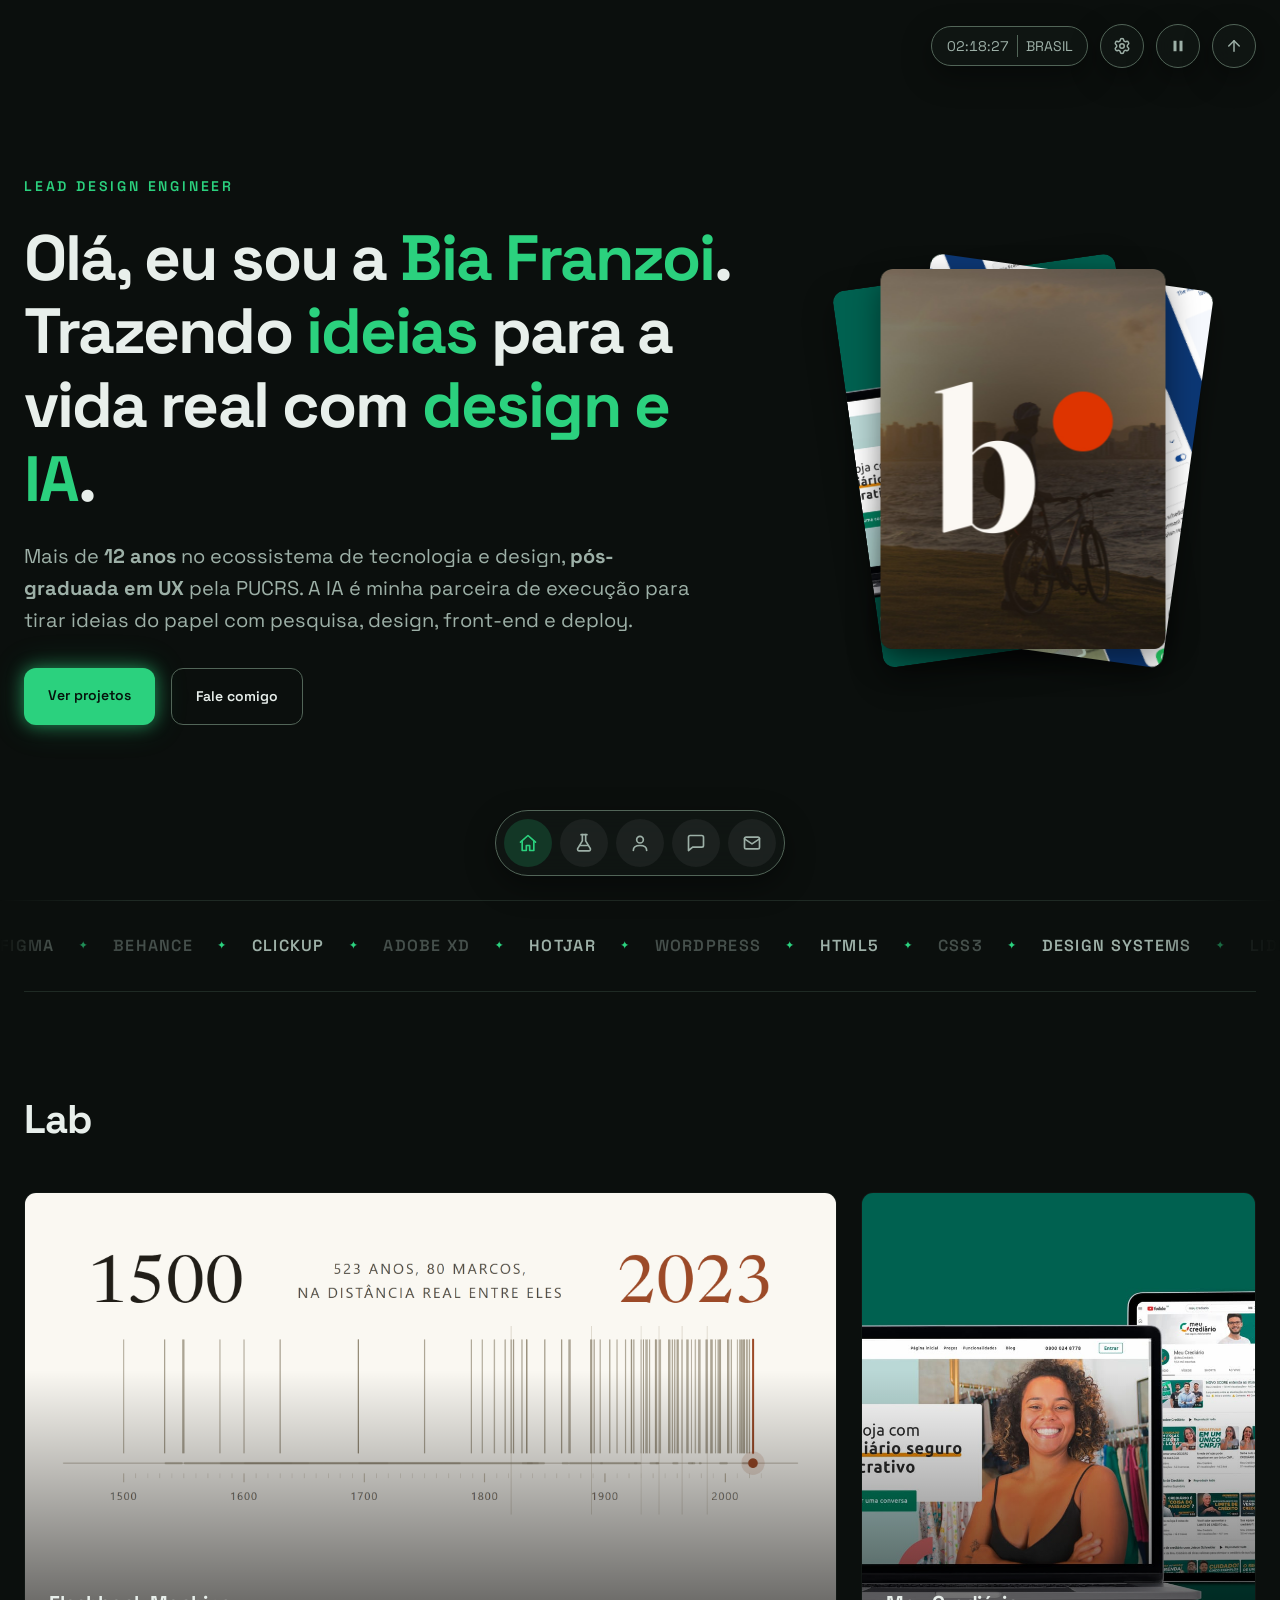
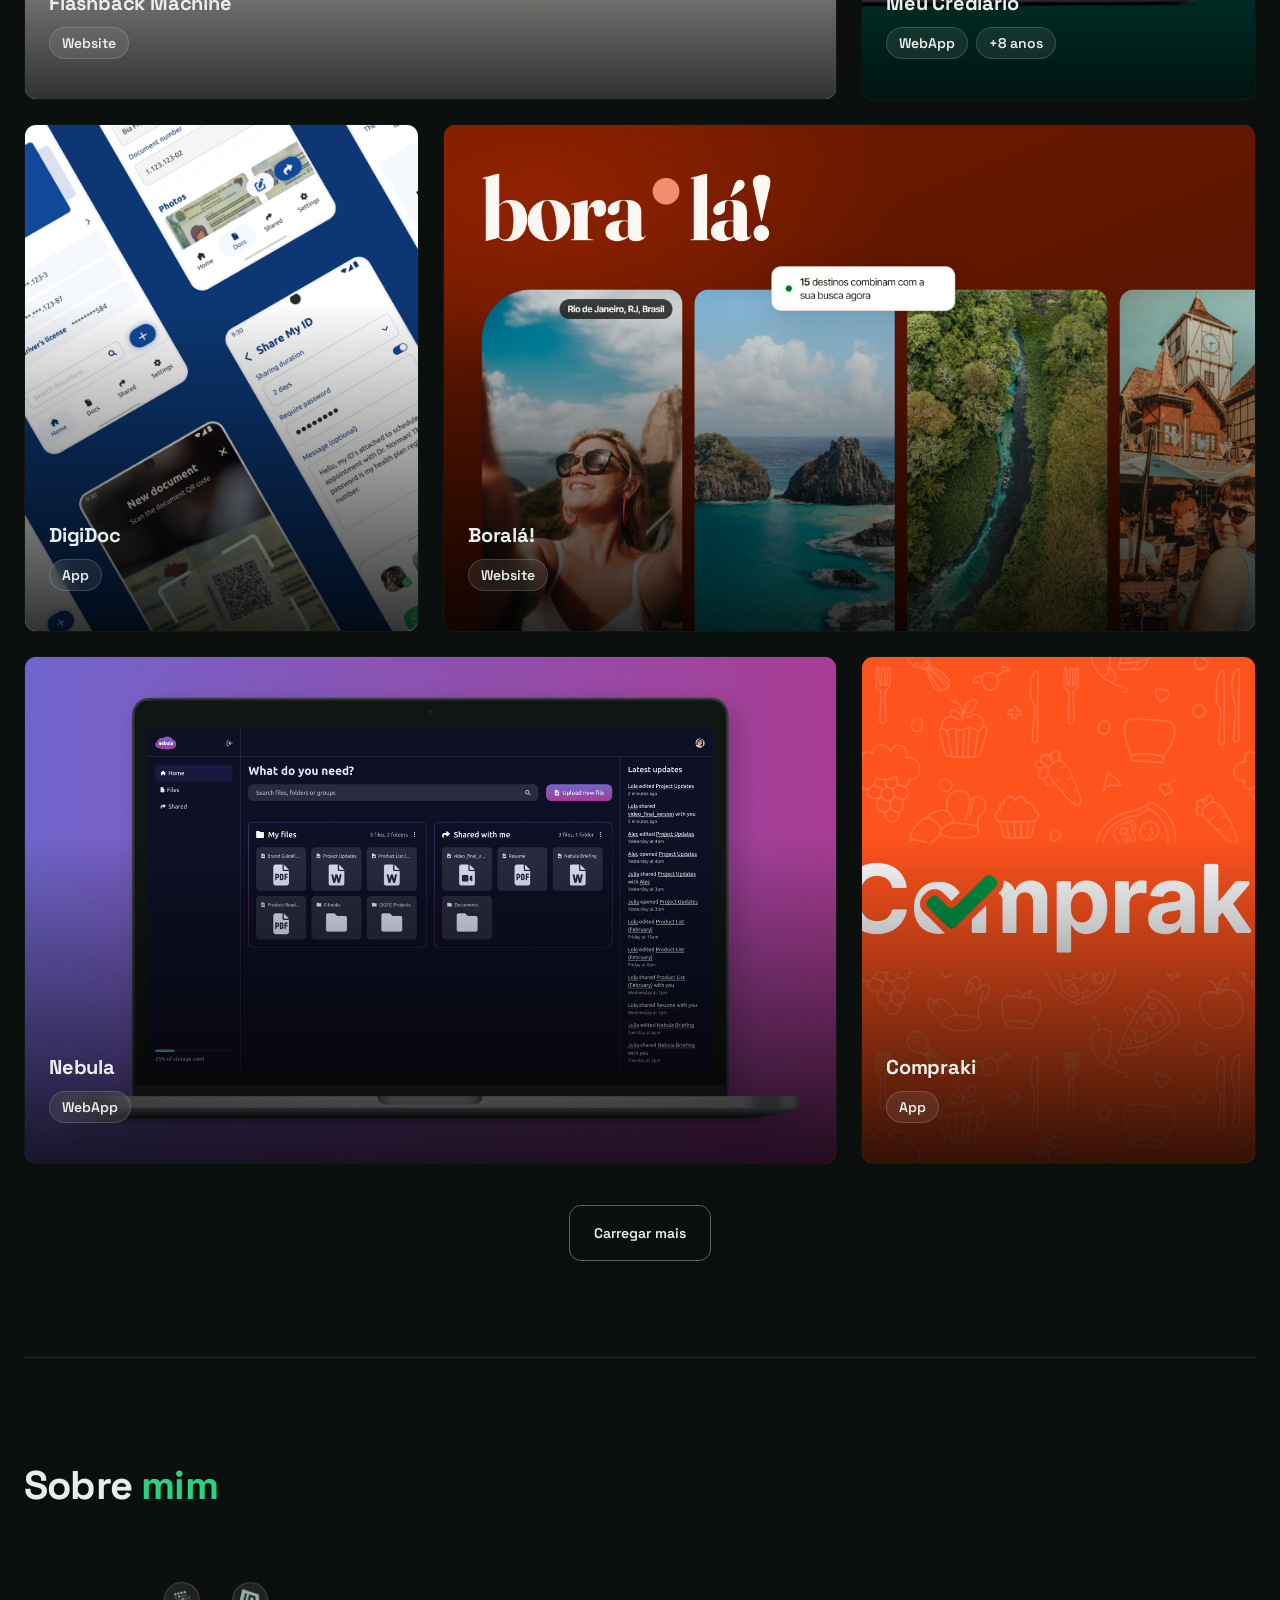
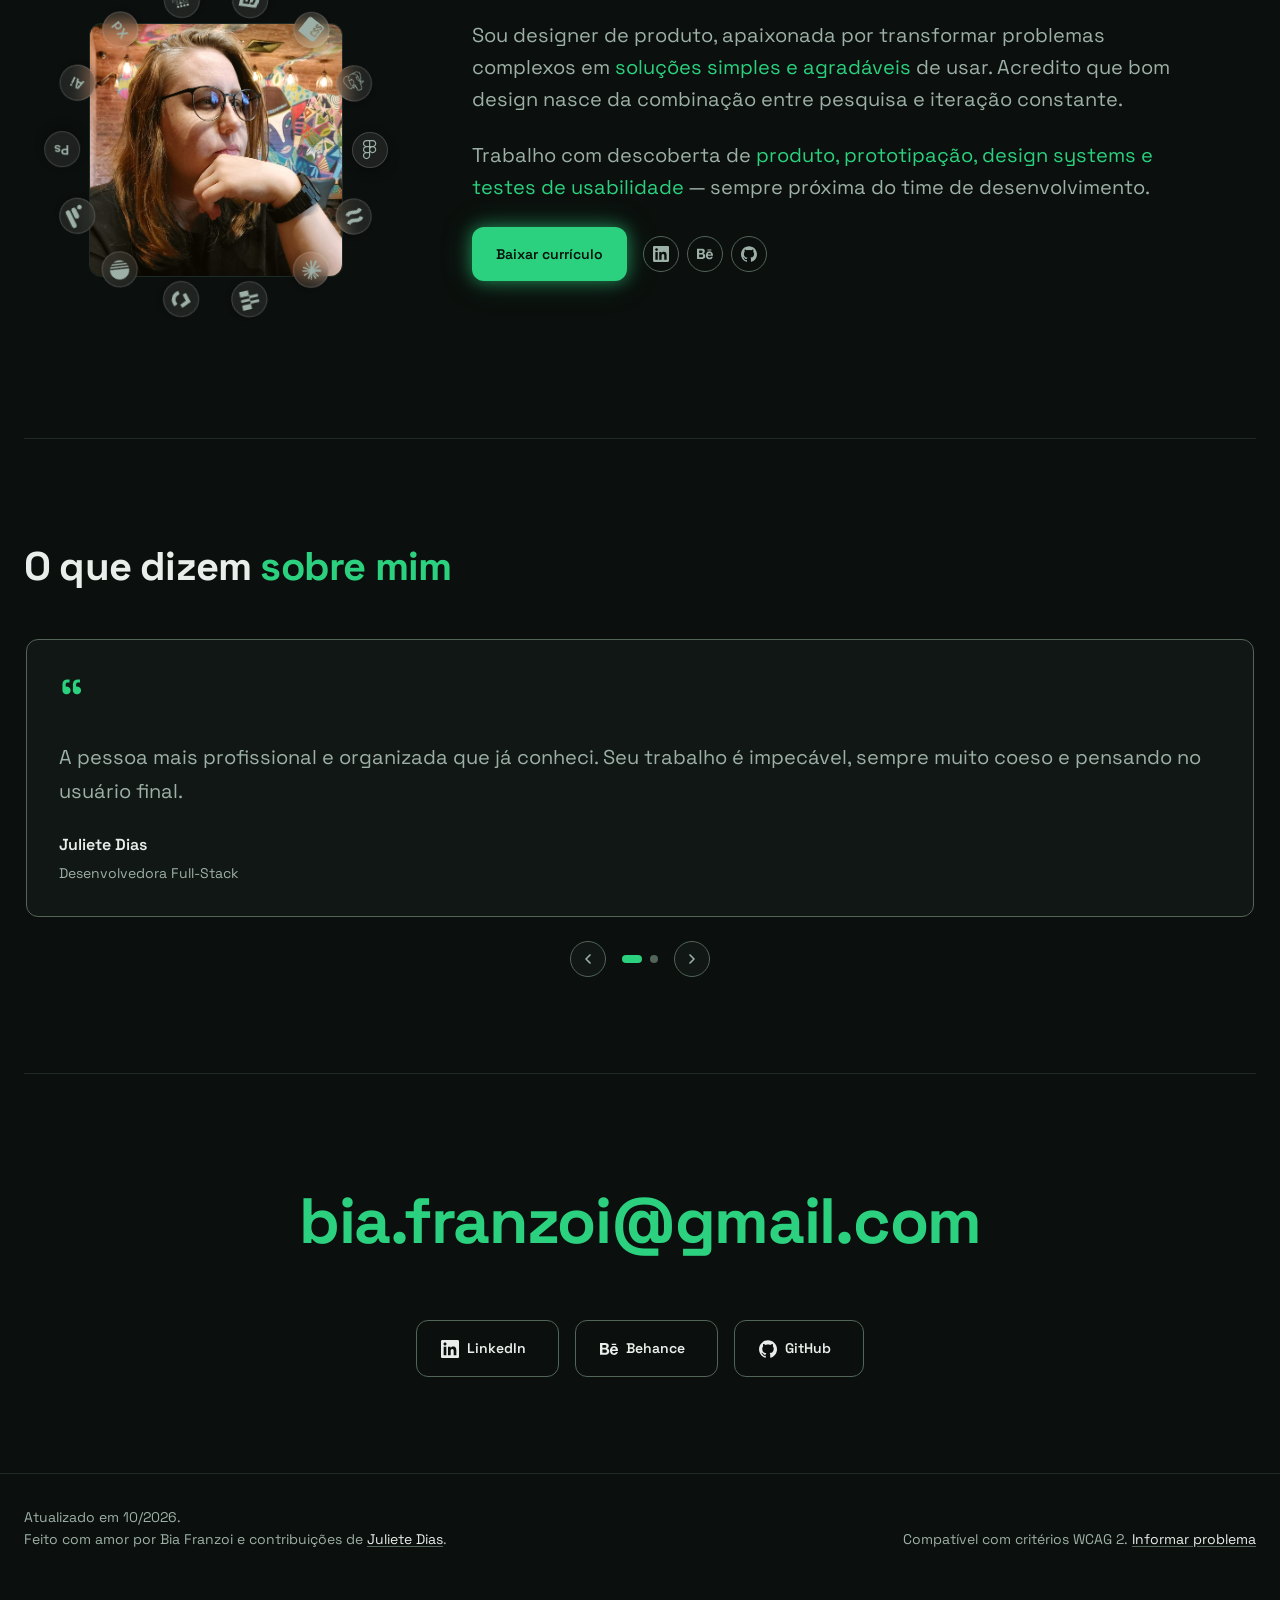
<file: index.html>
<!doctype html>
<html lang="pt-BR">
  <head>
    <meta charset="UTF-8" />

    <!-- Com um case aberto, o endereço vira /projeto/slug/ (History API, ver
         "Link direto" em main.js) — e sem este <base> as URLs relativas
         passariam a ser resolvidas a partir dessa pasta imaginária, quebrando
         as imagens dos cases (que entram no DOM depois, clonadas dos
         <template>). O href relativo de um <base> é congelado na carga da
         página, então "./" fica valendo a pasta real do index.html: "/" no
         servidor local, "/work/" no GitHub Pages. -->
    <base href="./" />
    <meta name="viewport" content="width=device-width, initial-scale=1.0" />
    <meta name="color-scheme" content="dark light" />
    <meta name="description" content="Portfólio de Bia Franzoi — Lead Design Engineer. Trazendo ideias para a vida real com design e IA. Mais de 12 anos no ecossistema de tecnologia e design." />
    <title>Bia Franzoi | Design + IA</title>

    <!-- Open Graph (preview ao compartilhar o link) -->
    <meta property="og:type" content="website" />
    <meta property="og:site_name" content="Bia Franzoi" />
    <meta property="og:title" content="Bia Franzoi — Lead Design Engineer" />
    <meta
      property="og:description"
      content="Trazendo ideias para a vida real com design e IA. Mais de 12 anos no ecossistema de tecnologia e design."
    />
    <meta property="og:url" content="https://biafranzoi.github.io/work/" />
    <meta
      property="og:image"
      content="https://biafranzoi.github.io/work/src/img/og-image.png"
    />
    <meta property="og:image:width" content="1200" />
    <meta property="og:image:height" content="630" />
    <meta
      property="og:image:alt"
      content="Bia Franzoi — Lead Design Engineer"
    />
    <meta property="og:locale" content="pt_BR" />

    <!-- Twitter / X -->
    <meta name="twitter:card" content="summary_large_image" />
    <meta name="twitter:title" content="Bia Franzoi — Lead Design Engineer" />
    <meta
      name="twitter:description"
      content="Trazendo ideias para a vida real com design e IA. Mais de 12 anos no ecossistema de tecnologia e design."
    />
    <meta
      name="twitter:image"
      content="https://biafranzoi.github.io/work/src/img/og-image.png"
    />
    <meta
      name="twitter:image:alt"
      content="Bia Franzoi — Lead Design Engineer"
    />

    <link rel="icon" type="image/png" href="src/img/biafranzoi-logo.png" />
    <link rel="apple-touch-icon" href="src/img/biafranzoi-logo.png" />
    <link rel="preconnect" href="https://fonts.googleapis.com" />
    <link rel="preconnect" href="https://fonts.gstatic.com" crossorigin />
    <link
      href="https://fonts.googleapis.com/css2?family=Space+Grotesk:wght@400;500;600;700&display=swap"
      rel="stylesheet"
    />
    <link rel="stylesheet" href="src/style.css" />
    <script>
      // aplica o tema salvo antes da primeira pintura, pra não piscar o
      // tema errado por uma fração de segundo enquanto o main.js carrega
      (function () {
        try {
          var saved = localStorage.getItem("biafranzoi-theme");
          if (saved === "light" || saved === "high-contrast") {
            document.documentElement.setAttribute("data-theme", saved);
          }
        } catch (e) {}
      })();
    </script>

    <!-- Hotjar Tracking Code for Bia Franzoi Work -->
    <script>
      (function (h, o, t, j, a, r) {
        h.hj =
          h.hj ||
          function () {
            (h.hj.q = h.hj.q || []).push(arguments);
          };
        h._hjSettings = { hjid: 6774141, hjsv: 6 };
        a = o.getElementsByTagName("head")[0];
        r = o.createElement("script");
        r.async = 1;
        r.src = t + h._hjSettings.hjid + j + h._hjSettings.hjsv;
        a.appendChild(r);
      })(window, document, "https://static.hotjar.com/c/hotjar-", ".js?sv=");
    </script>

    <!-- Google tag (gtag.js) — GA4 -->
    <script async src="https://www.googletagmanager.com/gtag/js?id=G-CJPW5TN7QQ"></script>
    <script>
      window.dataLayer = window.dataLayer || [];
      function gtag() {
        dataLayer.push(arguments);
      }
      gtag("js", new Date());

      gtag("config", "G-CJPW5TN7QQ");
    </script>
  </head>
  <body>
    <div class="topbar">
      <time class="topbar__clock" id="brazil-clock" tabindex="0"
        ><span class="sr-only">Horário oficial de Brasília: </span
        ><span class="topbar__clock-time">--:--:--</span
        ><span class="topbar__clock-country" data-i18n="topbar.country">Brasil</span
        ><span class="topbar__clock-tooltip" role="tooltip"></span
      ></time>

      <div class="theme-switcher">
        <button
          type="button"
          class="topbar__icon-btn theme-switcher__trigger"
          id="theme-menu-toggle"
          aria-haspopup="true"
          aria-expanded="false"
          aria-controls="theme-menu"
          aria-label="Configurações"
          data-i18n-aria-label="settings.trigger"
        >
          <svg viewBox="0 0 24 24" fill="none" stroke="currentColor" stroke-width="2" stroke-linecap="round" stroke-linejoin="round" aria-hidden="true"><path d="M9.671 4.136a2.34 2.34 0 0 1 4.659 0 2.34 2.34 0 0 0 3.319 1.915 2.34 2.34 0 0 1 2.33 4.033 2.34 2.34 0 0 0 0 3.831 2.34 2.34 0 0 1-2.33 4.033 2.34 2.34 0 0 0-3.319 1.915 2.34 2.34 0 0 1-4.659 0 2.34 2.34 0 0 0-3.32-1.915 2.34 2.34 0 0 1-2.33-4.033 2.34 2.34 0 0 0 0-3.831A2.34 2.34 0 0 1 6.35 6.051a2.34 2.34 0 0 0 3.319-1.915"/><circle cx="12" cy="12" r="3"/></svg>
          <span class="topbar__tooltip" data-i18n="settings.trigger" aria-hidden="true">Configurações</span>
        </button>
        <div class="theme-menu" id="theme-menu" hidden>
          <p class="theme-menu__label" data-i18n="settings.theme.label">Tema</p>
          <div class="theme-menu__group" role="radiogroup" aria-label="Tema do site" data-i18n-aria-label="settings.theme.groupLabel">
            <button
              type="button"
              class="theme-menu__option"
              role="radio"
              aria-checked="true"
              data-theme-value="dark"
            >
              <svg viewBox="0 0 24 24" fill="none" stroke="currentColor" stroke-width="2" stroke-linecap="round" stroke-linejoin="round" aria-hidden="true"><path d="M20.985 12.486a9 9 0 1 1-9.473-9.472c.405-.022.617.46.402.803a6 6 0 0 0 8.268 8.268c.344-.215.825-.004.803.401"/></svg>
              <span data-i18n="settings.theme.dark">Escuro</span>
            </button>
            <button
              type="button"
              class="theme-menu__option"
              role="radio"
              aria-checked="false"
              data-theme-value="light"
            >
              <svg viewBox="0 0 24 24" fill="none" stroke="currentColor" stroke-width="2" stroke-linecap="round" stroke-linejoin="round" aria-hidden="true"><circle cx="12" cy="12" r="4"/><path d="M12 2v2"/><path d="M12 20v2"/><path d="m4.93 4.93 1.41 1.41"/><path d="m17.66 17.66 1.41 1.41"/><path d="M2 12h2"/><path d="M20 12h2"/><path d="m6.34 17.66-1.41 1.41"/><path d="m19.07 4.93-1.41 1.41"/></svg>
              <span data-i18n="settings.theme.light">Claro</span>
            </button>
            <button
              type="button"
              class="theme-menu__option"
              role="radio"
              aria-checked="false"
              data-theme-value="high-contrast"
            >
              <svg viewBox="0 0 24 24" fill="none" stroke="currentColor" stroke-width="2" stroke-linecap="round" stroke-linejoin="round" aria-hidden="true"><circle cx="12" cy="12" r="10"/><path d="M12 18a6 6 0 0 0 0-12v12z"/></svg>
              <span data-i18n="settings.theme.highContrast">Alto contraste</span>
            </button>
          </div>
          <div class="theme-menu__divider" role="separator"></div>
          <p class="theme-menu__label" data-i18n="settings.lang.label">Idioma</p>
          <div class="theme-menu__group" role="radiogroup" aria-label="Idioma do site" data-i18n-aria-label="settings.lang.groupLabel">
            <button
              type="button"
              class="theme-menu__option"
              role="radio"
              aria-checked="true"
              data-lang-value="pt"
            >
              <svg viewBox="0 0 24 24" fill="none" stroke="currentColor" stroke-width="2" stroke-linecap="round" stroke-linejoin="round" aria-hidden="true"><circle cx="12" cy="12" r="10"/><path d="M2 12h20"/><path d="M12 2a15.3 15.3 0 0 1 4 10 15.3 15.3 0 0 1-4 10 15.3 15.3 0 0 1-4-10 15.3 15.3 0 0 1 4-10z"/></svg>
              Português
            </button>
            <button
              type="button"
              class="theme-menu__option"
              role="radio"
              aria-checked="false"
              data-lang-value="en"
            >
              <svg viewBox="0 0 24 24" fill="none" stroke="currentColor" stroke-width="2" stroke-linecap="round" stroke-linejoin="round" aria-hidden="true"><circle cx="12" cy="12" r="10"/><path d="M2 12h20"/><path d="M12 2a15.3 15.3 0 0 1 4 10 15.3 15.3 0 0 1-4 10 15.3 15.3 0 0 1-4-10 15.3 15.3 0 0 1 4-10z"/></svg>
              English
            </button>
          </div>
        </div>
      </div>
      <button
        type="button"
        class="topbar__icon-btn global-pause"
        id="global-pause-toggle"
        aria-pressed="false"
        aria-label="Pausar animações"
      >
        <svg class="anim-toggle__pause" viewBox="0 0 24 24" fill="currentColor" aria-hidden="true"><path d="M6 5h4v14H6zM14 5h4v14h-4z"/></svg>
        <svg class="anim-toggle__play" viewBox="0 0 24 24" fill="currentColor" aria-hidden="true" hidden><path d="M8 5v14l11-7z"/></svg>
        <span class="topbar__tooltip" aria-hidden="true">Pausar animações</span>
      </button>
      <button
        type="button"
        class="topbar__icon-btn"
        id="back-to-top"
        aria-label="Voltar ao topo"
        data-i18n-aria-label="topbar.backToTop"
      >
        <svg viewBox="0 0 24 24" fill="none" stroke="currentColor" stroke-width="2" stroke-linecap="round" stroke-linejoin="round" aria-hidden="true"><path d="M12 19V5"/><path d="m5 12 7-7 7 7"/></svg>
        <span class="topbar__tooltip" data-i18n="topbar.backToTop" aria-hidden="true">Voltar ao topo</span>
      </button>
    </div>

    <main>
      <section id="inicio" class="hero container" aria-labelledby="inicio-heading">
        <div class="hero__content">
          <p class="hero__kicker reveal">Lead Design Engineer</p>
          <h1 id="inicio-heading" class="hero__title reveal" data-i18n="hero.title">
            Olá, eu sou a <span class="accent">Bia Franzoi</span>.<br />
            Trazendo <span class="accent">ideias</span> para a vida real com
            <span class="accent">design e IA</span>.
          </h1>
          <p class="hero__subtitle reveal" data-i18n="hero.subtitle">
            Mais de <strong>12 anos</strong> no ecossistema de tecnologia e
            design, <strong>pós-graduada em UX</strong> pela PUCRS. A IA é minha
            parceira de execução para tirar ideias do papel com pesquisa,
            design, front-end e deploy.
          </p>
          <div class="hero__actions reveal">
            <a href="#lab" class="button button--primary" data-i18n="hero.ctaPrimary">Ver projetos</a>
            <a href="#contato" class="button button--ghost" data-i18n="hero.ctaSecondary">Fale comigo</a>
          </div>
        </div>
        <div class="hero__fan reveal">
          <div class="fan">
            <button type="button" class="fan__card" aria-label="Trazer Meu Crediário para frente" data-case="meucrediario">
              <img src="src/img/biafranzoi-crediario-1.jpg" alt="" />
              <span class="project-card__overlay">
                <span class="project-card__name">Meu Crediário</span>
                <span class="project-card__tags">
                  <span class="tag">WebApp</span>
                  <span class="tag" data-i18n="tag.8years">+8 anos</span>
                </span>
              </span>
            </button>
            <!-- Carta da frente do leque: é a POSIÇÃO no DOM que define isso
                 (o segundo card cai no MAIN_SLOT de SLOTS[], em main.js —
                 reta, por cima e clicável para abrir o projeto). Trocar a
                 carta da frente é mover o <button> daqui, não mexer no CSS.
                 É também a única carta que não é tela do projeto: traz o
                 monograma da marca sobre foto, na lógica do favicon do
                 Boralá! (3/4, como a carta). -->
            <button type="button" class="fan__card" aria-label="Trazer Boralá! para frente" data-case="borala">
              <img src="src/img/biafranzoi-borala-leque.jpg" alt="" />
              <span class="project-card__overlay">
                <span class="project-card__name">Boralá!</span>
                <span class="project-card__tags">
                  <span class="tag">Website</span>
                </span>
              </span>
            </button>
            <button type="button" class="fan__card" aria-label="Trazer DigiDoc para frente" data-case="digidoc">
              <img src="src/img/biafranzoi-digidoc-1.png" alt="" />
              <span class="project-card__overlay">
                <span class="project-card__name">DigiDoc</span>
                <span class="project-card__tags">
                  <span class="tag">App</span>
                </span>
              </span>
            </button>
          </div>
        </div>
      </section>

      <section
        class="marquee"
        aria-label="Ferramentas e tecnologias que utilizo"
        data-i18n-aria-label="marquee.ariaLabel"
      >
        <div class="marquee__track">
          <ul class="marquee__list">
            <li>Figma</li>
            <li>Behance</li>
            <li>ClickUp</li>
            <li>Adobe XD</li>
            <li>Hotjar</li>
            <li>WordPress</li>
            <li>HTML5</li>
            <li>CSS3</li>
            <li>Design Systems</li>
            <li data-i18n="marquee.leadership">Liderança</li>
            <li data-i18n="marquee.prototyping">Prototipação</li>
            <li>UX/UI</li>
          </ul>
          <ul class="marquee__list" aria-hidden="true">
            <li>Figma</li>
            <li>Behance</li>
            <li>ClickUp</li>
            <li>Adobe XD</li>
            <li>Hotjar</li>
            <li>WordPress</li>
            <li>HTML5</li>
            <li>CSS3</li>
            <li>Design Systems</li>
            <li data-i18n="marquee.leadership">Liderança</li>
            <li data-i18n="marquee.prototyping">Prototipação</li>
            <li>UX/UI</li>
          </ul>
        </div>
      </section>

      <section
        id="lab"
        class="section container"
        aria-labelledby="lab-heading"
      >
        <h2 id="lab-heading" class="section__title reveal">Lab</h2>
        <!-- 2 cards por linha, alternando maior/menor em diagonal: linha 1
             grande-à-esquerda, linha 2 grande-à-direita. Com 6 cards num grid
             de 3 colunas, a sequência grande(2)/pequeno(1) fecha exatamente
             3 linhas — mexer na ordem ou no --lg de um card quebra o encaixe. -->
        <div class="projects">
          <button type="button" class="project-card project-card--lg reveal" data-case="flashback">
            <span class="project-card__inner">
              <span class="project-card__media" aria-hidden="true"
                ><img src="src/img/biafranzoi-flashback-1.png" alt=""
              /></span>
              <span class="project-card__overlay">
                <span class="project-card__name">Flashback Machine</span>
                <span class="project-card__tags">
                  <span class="tag">Website</span>
                </span>
                <span class="project-card__desc" data-i18n="project.flashback.descLong"
                  >Linha do tempo interativa da história do Brasil: os
                  acontecimentos ficam posicionados pela distância real entre
                  eles e cada afirmação traz a sua fonte.</span
                >
                <span class="project-card__cta" data-i18n="cta.viewProject">Ver projeto →</span>
              </span>
            </span>
          </button>
          <button type="button" class="project-card reveal" data-case="meucrediario">
            <span class="project-card__inner">
              <span class="project-card__media" aria-hidden="true"
                ><img src="src/img/biafranzoi-crediario-1.jpg" alt=""
              /></span>
              <span class="project-card__overlay">
                <span class="project-card__name">Meu Crediário</span>
                <span class="project-card__tags">
                  <span class="tag">WebApp</span>
                  <span class="tag" data-i18n="tag.8years">+8 anos</span>
                </span>
                <span class="project-card__desc" data-i18n="project.crediario.descShort"
                  >Atuação em todo o ciclo de UX, do redesign da plataforma à
                  evolução do Design System.</span
                >
                <span class="project-card__cta" data-i18n="cta.viewProject">Ver projeto →</span>
              </span>
            </span>
          </button>
          <button type="button" class="project-card reveal" data-case="digidoc">
            <span class="project-card__inner">
              <span class="project-card__media" aria-hidden="true"
                ><img src="src/img/biafranzoi-digidoc-1.png" alt=""
              /></span>
              <span class="project-card__overlay">
                <span class="project-card__name">DigiDoc</span>
                <span class="project-card__tags">
                  <span class="tag">App</span>
                </span>
                <span class="project-card__desc" data-i18n="project.digidoc.desc"
                  >Carteira de documentos pessoais com códigos QR para
                  compartilhamento fácil e seguro.</span
                >
                <span class="project-card__cta" data-i18n="cta.viewProject">Ver projeto →</span>
              </span>
            </span>
          </button>
          <button type="button" class="project-card project-card--lg reveal" data-case="borala">
            <span class="project-card__inner">
              <span class="project-card__media" aria-hidden="true"
                ><img src="src/img/biafranzoi-borala-1.jpg" alt=""
              /></span>
              <span class="project-card__overlay">
                <span class="project-card__name">Boralá!</span>
                <span class="project-card__tags">
                  <span class="tag">Website</span>
                </span>
                <span class="project-card__desc" data-i18n="project.borala.desc"
                  >Planejador de viagens que parte de onde a pessoa está: ela diz
                  de onde sai e quanto tempo aceita viajar, e a lista de destinos
                  possíveis se monta na hora.</span
                >
                <span class="project-card__cta" data-i18n="cta.viewProject">Ver projeto →</span>
              </span>
            </span>
          </button>
          <button type="button" class="project-card project-card--lg reveal" data-case="nebula">
            <span class="project-card__inner">
              <span class="project-card__media" aria-hidden="true"
                ><img src="src/img/biafranzoi-nebula-1.png" alt=""
              /></span>
              <span class="project-card__overlay">
                <span class="project-card__name">Nebula</span>
                <span class="project-card__tags">
                  <span class="tag">WebApp</span>
                </span>
                <span class="project-card__desc" data-i18n="project.nebula.desc"
                  >SaaS de armazenamento focado em reduzir a fricção entre
                  upload e colaboração em arquivos.</span
                >
                <span class="project-card__cta" data-i18n="cta.viewProject">Ver projeto →</span>
              </span>
            </span>
          </button>
          <button type="button" class="project-card reveal" data-case="compraki">
            <span class="project-card__inner">
              <span class="project-card__media" aria-hidden="true"
                ><img src="src/img/biafranzoi-compraki-1.png" alt=""
              /></span>
              <span class="project-card__overlay">
                <span class="project-card__name">Compraki</span>
                <span class="project-card__tags">
                  <span class="tag">App</span>
                </span>
                <span class="project-card__desc" data-i18n="project.compraki.descShort"
                  >Gestor de listas inteligente que utiliza crowdsourcing via
                  NFC-e para comparar o custo total do carrinho entre
                  mercados.</span
                >
                <span class="project-card__cta" data-i18n="cta.viewProject">Ver projeto →</span>
              </span>
            </span>
          </button>
        </div>
        <!-- a galeria acima são os projetos em destaque; os cards menores
             (links externos) só entram depois do "Carregar mais". Os dois
             botões comandam o mesmo grid e se revezam: um fica escondido
             enquanto o outro está em cena. -->
        <div class="lab__toggle-row lab__toggle-row--more">
          <button
            type="button"
            class="button button--ghost lab__toggle"
            aria-expanded="false"
            aria-controls="lab-extra"
            data-i18n="lab.loadMore"
          >
            Carregar mais
          </button>
        </div>
        <div class="playground__grid" id="lab-extra" hidden>
          <a
            href="https://www.figma.com/proto/NjH2P6eMiS9oiyRbJDmjb8/Resutoran-Ye%CC%84ga%CC%84--2024-?node-id=88-24&amp;viewport=339%2C62%2C0.11&amp;scaling=scale-down&amp;content-scaling=fixed&amp;starting-point-node-id=88%3A24&amp;page-id=1%3A2&amp;hide-ui=1"
            target="_blank"
            rel="noopener noreferrer"
            class="playground-card reveal"
          >
            <span class="playground-card__icon" aria-hidden="true">
              <svg viewBox="0 0 24 24" fill="currentColor"><path d="M15.852 8.981h-4.588V0h4.588c2.476 0 4.49 2.014 4.49 4.49s-2.014 4.491-4.49 4.491zM12.735 7.51h3.117c1.665 0 3.019-1.355 3.019-3.019s-1.355-3.019-3.019-3.019h-3.117V7.51zm0 1.471H8.148c-2.476 0-4.49-2.014-4.49-4.49S5.672 0 8.148 0h4.588v8.981zm-4.587-7.51c-1.665 0-3.019 1.355-3.019 3.019s1.354 3.02 3.019 3.02h3.117V1.471H8.148zm4.587 15.019H8.148c-2.476 0-4.49-2.014-4.49-4.49s2.014-4.49 4.49-4.49h4.588v8.98zM8.148 8.981c-1.665 0-3.019 1.355-3.019 3.019s1.355 3.019 3.019 3.019h3.117V8.981H8.148zM8.172 24c-2.489 0-4.515-2.014-4.515-4.49s2.014-4.49 4.49-4.49h4.588v4.441c0 2.503-2.047 4.539-4.563 4.539zm-.024-7.51a3.023 3.023 0 0 0-3.019 3.019c0 1.665 1.365 3.019 3.044 3.019 1.705 0 3.093-1.376 3.093-3.068v-2.97H8.148zm7.704 0h-.098c-2.476 0-4.49-2.014-4.49-4.49s2.014-4.49 4.49-4.49h.098c2.476 0 4.49 2.014 4.49 4.49s-2.014 4.49-4.49 4.49zm-.097-7.509c-1.665 0-3.019 1.355-3.019 3.019s1.355 3.019 3.019 3.019h.098c1.665 0 3.019-1.355 3.019-3.019s-1.355-3.019-3.019-3.019h-.098z"/></svg>
            </span>
            <span class="playground-card__body">
              <span class="playground-card__title">Yēgā</span>
              <span class="playground-card__desc" data-i18n="playground.yega.desc">Protótipo de site para um restaurante japonês fictício.</span>
            </span>
            <span class="playground-card__arrow" aria-hidden="true">↗</span>
            <span class="sr-only" data-i18n="common.opensNewTabSpace"> (abre em nova guia)</span>
          </a>
          <a
            href="https://www.figma.com/community/file/1139359843803728746/design-quotes-posters?q_id=9b7f3af1-e2b6-43c2-8946-69eef50088cc"
            target="_blank"
            rel="noopener noreferrer"
            class="playground-card reveal"
          >
            <span class="playground-card__icon" aria-hidden="true">
              <svg viewBox="0 0 24 24" fill="currentColor"><path d="M15.852 8.981h-4.588V0h4.588c2.476 0 4.49 2.014 4.49 4.49s-2.014 4.491-4.49 4.491zM12.735 7.51h3.117c1.665 0 3.019-1.355 3.019-3.019s-1.355-3.019-3.019-3.019h-3.117V7.51zm0 1.471H8.148c-2.476 0-4.49-2.014-4.49-4.49S5.672 0 8.148 0h4.588v8.981zm-4.587-7.51c-1.665 0-3.019 1.355-3.019 3.019s1.354 3.02 3.019 3.02h3.117V1.471H8.148zm4.587 15.019H8.148c-2.476 0-4.49-2.014-4.49-4.49s2.014-4.49 4.49-4.49h4.588v8.98zM8.148 8.981c-1.665 0-3.019 1.355-3.019 3.019s1.355 3.019 3.019 3.019h3.117V8.981H8.148zM8.172 24c-2.489 0-4.515-2.014-4.515-4.49s2.014-4.49 4.49-4.49h4.588v4.441c0 2.503-2.047 4.539-4.563 4.539zm-.024-7.51a3.023 3.023 0 0 0-3.019 3.019c0 1.665 1.365 3.019 3.044 3.019 1.705 0 3.093-1.376 3.093-3.068v-2.97H8.148zm7.704 0h-.098c-2.476 0-4.49-2.014-4.49-4.49s2.014-4.49 4.49-4.49h.098c2.476 0 4.49 2.014 4.49 4.49s-2.014 4.49-4.49 4.49zm-.097-7.509c-1.665 0-3.019 1.355-3.019 3.019s1.355 3.019 3.019 3.019h.098c1.665 0 3.019-1.355 3.019-3.019s-1.355-3.019-3.019-3.019h-.098z"/></svg>
            </span>
            <span class="playground-card__body">
              <span class="playground-card__title">Pôsteres de Citações de Design</span>
              <span class="playground-card__desc" data-i18n="playground.designQuotes.desc">Pôsteres com citações sobre Design.</span>
            </span>
            <span class="playground-card__arrow" aria-hidden="true">↗</span>
            <span class="sr-only" data-i18n="common.opensNewTabSpace"> (abre em nova guia)</span>
          </a>
          <a
            href="https://www.figma.com/community/file/1147700693688534881/newspaper-template?q_id=0bde82b6-8fc6-465d-a1c1-2b8e8838d630"
            target="_blank"
            rel="noopener noreferrer"
            class="playground-card reveal"
          >
            <span class="playground-card__icon" aria-hidden="true">
              <svg viewBox="0 0 24 24" fill="currentColor"><path d="M15.852 8.981h-4.588V0h4.588c2.476 0 4.49 2.014 4.49 4.49s-2.014 4.491-4.49 4.491zM12.735 7.51h3.117c1.665 0 3.019-1.355 3.019-3.019s-1.355-3.019-3.019-3.019h-3.117V7.51zm0 1.471H8.148c-2.476 0-4.49-2.014-4.49-4.49S5.672 0 8.148 0h4.588v8.981zm-4.587-7.51c-1.665 0-3.019 1.355-3.019 3.019s1.354 3.02 3.019 3.02h3.117V1.471H8.148zm4.587 15.019H8.148c-2.476 0-4.49-2.014-4.49-4.49s2.014-4.49 4.49-4.49h4.588v8.98zM8.148 8.981c-1.665 0-3.019 1.355-3.019 3.019s1.355 3.019 3.019 3.019h3.117V8.981H8.148zM8.172 24c-2.489 0-4.515-2.014-4.515-4.49s2.014-4.49 4.49-4.49h4.588v4.441c0 2.503-2.047 4.539-4.563 4.539zm-.024-7.51a3.023 3.023 0 0 0-3.019 3.019c0 1.665 1.365 3.019 3.044 3.019 1.705 0 3.093-1.376 3.093-3.068v-2.97H8.148zm7.704 0h-.098c-2.476 0-4.49-2.014-4.49-4.49s2.014-4.49 4.49-4.49h.098c2.476 0 4.49 2.014 4.49 4.49s-2.014 4.49-4.49 4.49zm-.097-7.509c-1.665 0-3.019 1.355-3.019 3.019s1.355 3.019 3.019 3.019h.098c1.665 0 3.019-1.355 3.019-3.019s-1.355-3.019-3.019-3.019h-.098z"/></svg>
            </span>
            <span class="playground-card__body">
              <span class="playground-card__title">Template de Jornal Digital</span>
              <span class="playground-card__desc" data-i18n="playground.newspaper.desc">Template de jornal para Figma.</span>
            </span>
            <span class="playground-card__arrow" aria-hidden="true">↗</span>
            <span class="sr-only" data-i18n="common.opensNewTabSpace"> (abre em nova guia)</span>
          </a>
          <div class="playground-card playground-card--linked reveal">
            <span class="playground-card__icon" aria-hidden="true">
              <svg viewBox="0 0 24 24" fill="currentColor"><path d="M15.852 8.981h-4.588V0h4.588c2.476 0 4.49 2.014 4.49 4.49s-2.014 4.491-4.49 4.491zM12.735 7.51h3.117c1.665 0 3.019-1.355 3.019-3.019s-1.355-3.019-3.019-3.019h-3.117V7.51zm0 1.471H8.148c-2.476 0-4.49-2.014-4.49-4.49S5.672 0 8.148 0h4.588v8.981zm-4.587-7.51c-1.665 0-3.019 1.355-3.019 3.019s1.354 3.02 3.019 3.02h3.117V1.471H8.148zm4.587 15.019H8.148c-2.476 0-4.49-2.014-4.49-4.49s2.014-4.49 4.49-4.49h4.588v8.98zM8.148 8.981c-1.665 0-3.019 1.355-3.019 3.019s1.355 3.019 3.019 3.019h3.117V8.981H8.148zM8.172 24c-2.489 0-4.515-2.014-4.515-4.49s2.014-4.49 4.49-4.49h4.588v4.441c0 2.503-2.047 4.539-4.563 4.539zm-.024-7.51a3.023 3.023 0 0 0-3.019 3.019c0 1.665 1.365 3.019 3.044 3.019 1.705 0 3.093-1.376 3.093-3.068v-2.97H8.148zm7.704 0h-.098c-2.476 0-4.49-2.014-4.49-4.49s2.014-4.49 4.49-4.49h.098c2.476 0 4.49 2.014 4.49 4.49s-2.014 4.49-4.49 4.49zm-.097-7.509c-1.665 0-3.019 1.355-3.019 3.019s1.355 3.019 3.019 3.019h.098c1.665 0 3.019-1.355 3.019-3.019s-1.355-3.019-3.019-3.019h-.098z"/></svg>
            </span>
            <span class="playground-card__body">
              <a
                class="playground-card__title playground-card__link"
                href="https://www.figma.com/community/file/1174471510579245595/2022-cup-sticker-template?q_id=9b7f3af1-e2b6-43c2-8946-69eef50088cc"
                target="_blank"
                rel="noopener noreferrer"
                >Template Figurinha da Copa do Mundo 2022<span class="sr-only" data-i18n="common.opensNewTabSpace"> (abre em nova guia)</span></a
              >
              <span class="playground-card__desc" data-i18n="playground.worldCup.desc"
                >Criado para um projeto de gerador de figurinha de
                <a href="https://github.com/julietedias/2022-cup-sticker" target="_blank" rel="noopener noreferrer"
                  >Juliete Dias<span class="sr-only"> (abre em nova guia)</span></a
                >.</span
              >
            </span>
            <span class="playground-card__arrow" aria-hidden="true">↗</span>
          </div>
          <div class="playground-card playground-card--linked reveal">
            <span class="playground-card__icon" aria-hidden="true">
              <svg viewBox="0 0 24 24" fill="currentColor"><path d="M16.969 16.927a2.561 2.561 0 0 0 1.901.677 2.501 2.501 0 0 0 1.531-.475c.362-.235.636-.584.779-.99h2.585a5.091 5.091 0 0 1-1.9 2.896 5.292 5.292 0 0 1-3.091.88 5.839 5.839 0 0 1-2.284-.433 4.871 4.871 0 0 1-1.723-1.211 5.657 5.657 0 0 1-1.08-1.874 7.057 7.057 0 0 1-.383-2.393c-.005-.8.129-1.595.396-2.349a5.313 5.313 0 0 1 5.088-3.604 4.87 4.87 0 0 1 2.376.563c.661.362 1.231.87 1.668 1.485a6.2 6.2 0 0 1 .943 2.133c.194.821.263 1.666.205 2.508h-7.699c-.063.79.184 1.574.688 2.187ZM6.947 4.084a8.065 8.065 0 0 1 1.928.198 4.29 4.29 0 0 1 1.49.638c.418.303.748.711.958 1.182.241.579.357 1.203.341 1.83a3.506 3.506 0 0 1-.506 1.961 3.726 3.726 0 0 1-1.503 1.287 3.588 3.588 0 0 1 2.027 1.437c.464.747.697 1.615.67 2.494a4.593 4.593 0 0 1-.423 2.032 3.945 3.945 0 0 1-1.163 1.413 5.114 5.114 0 0 1-1.683.807 7.135 7.135 0 0 1-1.928.259H0V4.084h6.947Zm-.235 12.9c.308.004.616-.029.916-.099a2.18 2.18 0 0 0 .766-.332c.228-.158.411-.371.534-.619.142-.317.208-.663.191-1.009a2.08 2.08 0 0 0-.642-1.715 2.618 2.618 0 0 0-1.696-.505h-3.54v4.279h3.471Zm13.635-5.967a2.13 2.13 0 0 0-1.654-.619 2.336 2.336 0 0 0-1.163.259 2.474 2.474 0 0 0-.738.62 2.359 2.359 0 0 0-.396.792c-.074.239-.12.485-.137.734h4.769a3.239 3.239 0 0 0-.679-1.785l-.002-.001Zm-13.813-.648a2.254 2.254 0 0 0 1.423-.433c.399-.355.607-.88.56-1.413a1.916 1.916 0 0 0-.178-.891 1.298 1.298 0 0 0-.495-.533 1.851 1.851 0 0 0-.711-.274 3.966 3.966 0 0 0-.835-.073H3.241v3.631h3.293v-.014ZM21.62 5.122h-5.976v1.527h5.976V5.122Z"/></svg>
            </span>
            <span class="playground-card__body">
              <a
                class="playground-card__title playground-card__link"
                href="https://www.behance.net/gallery/208899199/General-App"
                target="_blank"
                rel="noopener noreferrer"
                >UI para App de jogo General<span class="sr-only" data-i18n="common.opensNewTabSpace"> (abre em nova guia)</span></a
              >
              <span class="playground-card__desc" data-i18n="playground.generalApp.desc"
                >Interface para um app de jogo de
                <a href="https://github.com/gabrielkgg/marcador-general" target="_blank" rel="noopener noreferrer"
                  >Gabriel Alves<span class="sr-only"> (abre em nova guia)</span></a
                >.</span
              >
            </span>
            <span class="playground-card__arrow" aria-hidden="true">↗</span>
          </div>
          <a
            href="https://www.behance.net/gallery/156817307/Coisa-Fina-Brecho"
            target="_blank"
            rel="noopener noreferrer"
            class="playground-card reveal"
          >
            <span class="playground-card__icon" aria-hidden="true">
              <svg viewBox="0 0 24 24" fill="currentColor"><path d="M16.969 16.927a2.561 2.561 0 0 0 1.901.677 2.501 2.501 0 0 0 1.531-.475c.362-.235.636-.584.779-.99h2.585a5.091 5.091 0 0 1-1.9 2.896 5.292 5.292 0 0 1-3.091.88 5.839 5.839 0 0 1-2.284-.433 4.871 4.871 0 0 1-1.723-1.211 5.657 5.657 0 0 1-1.08-1.874 7.057 7.057 0 0 1-.383-2.393c-.005-.8.129-1.595.396-2.349a5.313 5.313 0 0 1 5.088-3.604 4.87 4.87 0 0 1 2.376.563c.661.362 1.231.87 1.668 1.485a6.2 6.2 0 0 1 .943 2.133c.194.821.263 1.666.205 2.508h-7.699c-.063.79.184 1.574.688 2.187ZM6.947 4.084a8.065 8.065 0 0 1 1.928.198 4.29 4.29 0 0 1 1.49.638c.418.303.748.711.958 1.182.241.579.357 1.203.341 1.83a3.506 3.506 0 0 1-.506 1.961 3.726 3.726 0 0 1-1.503 1.287 3.588 3.588 0 0 1 2.027 1.437c.464.747.697 1.615.67 2.494a4.593 4.593 0 0 1-.423 2.032 3.945 3.945 0 0 1-1.163 1.413 5.114 5.114 0 0 1-1.683.807 7.135 7.135 0 0 1-1.928.259H0V4.084h6.947Zm-.235 12.9c.308.004.616-.029.916-.099a2.18 2.18 0 0 0 .766-.332c.228-.158.411-.371.534-.619.142-.317.208-.663.191-1.009a2.08 2.08 0 0 0-.642-1.715 2.618 2.618 0 0 0-1.696-.505h-3.54v4.279h3.471Zm13.635-5.967a2.13 2.13 0 0 0-1.654-.619 2.336 2.336 0 0 0-1.163.259 2.474 2.474 0 0 0-.738.62 2.359 2.359 0 0 0-.396.792c-.074.239-.12.485-.137.734h4.769a3.239 3.239 0 0 0-.679-1.785l-.002-.001Zm-13.813-.648a2.254 2.254 0 0 0 1.423-.433c.399-.355.607-.88.56-1.413a1.916 1.916 0 0 0-.178-.891 1.298 1.298 0 0 0-.495-.533 1.851 1.851 0 0 0-.711-.274 3.966 3.966 0 0 0-.835-.073H3.241v3.631h3.293v-.014ZM21.62 5.122h-5.976v1.527h5.976V5.122Z"/></svg>
            </span>
            <span class="playground-card__body">
              <span class="playground-card__title">Logotipo Coisa Fina Brechó</span>
              <span class="playground-card__desc" data-i18n="playground.coisaFina.desc">Identidade visual para brechó da cidade de Rio do Sul/SC.</span>
            </span>
            <span class="playground-card__arrow" aria-hidden="true">↗</span>
            <span class="sr-only" data-i18n="common.opensNewTabSpace"> (abre em nova guia)</span>
          </a>
          <a
            href="https://www.behance.net/gallery/156895689/Saiti"
            target="_blank"
            rel="noopener noreferrer"
            class="playground-card reveal"
          >
            <span class="playground-card__icon" aria-hidden="true">
              <svg viewBox="0 0 24 24" fill="currentColor"><path d="M16.969 16.927a2.561 2.561 0 0 0 1.901.677 2.501 2.501 0 0 0 1.531-.475c.362-.235.636-.584.779-.99h2.585a5.091 5.091 0 0 1-1.9 2.896 5.292 5.292 0 0 1-3.091.88 5.839 5.839 0 0 1-2.284-.433 4.871 4.871 0 0 1-1.723-1.211 5.657 5.657 0 0 1-1.08-1.874 7.057 7.057 0 0 1-.383-2.393c-.005-.8.129-1.595.396-2.349a5.313 5.313 0 0 1 5.088-3.604 4.87 4.87 0 0 1 2.376.563c.661.362 1.231.87 1.668 1.485a6.2 6.2 0 0 1 .943 2.133c.194.821.263 1.666.205 2.508h-7.699c-.063.79.184 1.574.688 2.187ZM6.947 4.084a8.065 8.065 0 0 1 1.928.198 4.29 4.29 0 0 1 1.49.638c.418.303.748.711.958 1.182.241.579.357 1.203.341 1.83a3.506 3.506 0 0 1-.506 1.961 3.726 3.726 0 0 1-1.503 1.287 3.588 3.588 0 0 1 2.027 1.437c.464.747.697 1.615.67 2.494a4.593 4.593 0 0 1-.423 2.032 3.945 3.945 0 0 1-1.163 1.413 5.114 5.114 0 0 1-1.683.807 7.135 7.135 0 0 1-1.928.259H0V4.084h6.947Zm-.235 12.9c.308.004.616-.029.916-.099a2.18 2.18 0 0 0 .766-.332c.228-.158.411-.371.534-.619.142-.317.208-.663.191-1.009a2.08 2.08 0 0 0-.642-1.715 2.618 2.618 0 0 0-1.696-.505h-3.54v4.279h3.471Zm13.635-5.967a2.13 2.13 0 0 0-1.654-.619 2.336 2.336 0 0 0-1.163.259 2.474 2.474 0 0 0-.738.62 2.359 2.359 0 0 0-.396.792c-.074.239-.12.485-.137.734h4.769a3.239 3.239 0 0 0-.679-1.785l-.002-.001Zm-13.813-.648a2.254 2.254 0 0 0 1.423-.433c.399-.355.607-.88.56-1.413a1.916 1.916 0 0 0-.178-.891 1.298 1.298 0 0 0-.495-.533 1.851 1.851 0 0 0-.711-.274 3.966 3.966 0 0 0-.835-.073H3.241v3.631h3.293v-.014ZM21.62 5.122h-5.976v1.527h5.976V5.122Z"/></svg>
            </span>
            <span class="playground-card__body">
              <span class="playground-card__title">Logotipo Saiti</span>
              <span class="playground-card__desc" data-i18n="playground.saiti.desc">Identidade visual da Saiti, empresa de Rio do Sul/SC.</span>
            </span>
            <span class="playground-card__arrow" aria-hidden="true">↗</span>
            <span class="sr-only" data-i18n="common.opensNewTabSpace"> (abre em nova guia)</span>
          </a>
          <a
            href="https://www.behance.net/gallery/63317047/E-commerce-Banners-Design-for-Carro-de-Mola-2014-2018"
            target="_blank"
            rel="noopener noreferrer"
            class="playground-card reveal"
          >
            <span class="playground-card__icon" aria-hidden="true">
              <svg viewBox="0 0 24 24" fill="currentColor"><path d="M16.969 16.927a2.561 2.561 0 0 0 1.901.677 2.501 2.501 0 0 0 1.531-.475c.362-.235.636-.584.779-.99h2.585a5.091 5.091 0 0 1-1.9 2.896 5.292 5.292 0 0 1-3.091.88 5.839 5.839 0 0 1-2.284-.433 4.871 4.871 0 0 1-1.723-1.211 5.657 5.657 0 0 1-1.08-1.874 7.057 7.057 0 0 1-.383-2.393c-.005-.8.129-1.595.396-2.349a5.313 5.313 0 0 1 5.088-3.604 4.87 4.87 0 0 1 2.376.563c.661.362 1.231.87 1.668 1.485a6.2 6.2 0 0 1 .943 2.133c.194.821.263 1.666.205 2.508h-7.699c-.063.79.184 1.574.688 2.187ZM6.947 4.084a8.065 8.065 0 0 1 1.928.198 4.29 4.29 0 0 1 1.49.638c.418.303.748.711.958 1.182.241.579.357 1.203.341 1.83a3.506 3.506 0 0 1-.506 1.961 3.726 3.726 0 0 1-1.503 1.287 3.588 3.588 0 0 1 2.027 1.437c.464.747.697 1.615.67 2.494a4.593 4.593 0 0 1-.423 2.032 3.945 3.945 0 0 1-1.163 1.413 5.114 5.114 0 0 1-1.683.807 7.135 7.135 0 0 1-1.928.259H0V4.084h6.947Zm-.235 12.9c.308.004.616-.029.916-.099a2.18 2.18 0 0 0 .766-.332c.228-.158.411-.371.534-.619.142-.317.208-.663.191-1.009a2.08 2.08 0 0 0-.642-1.715 2.618 2.618 0 0 0-1.696-.505h-3.54v4.279h3.471Zm13.635-5.967a2.13 2.13 0 0 0-1.654-.619 2.336 2.336 0 0 0-1.163.259 2.474 2.474 0 0 0-.738.62 2.359 2.359 0 0 0-.396.792c-.074.239-.12.485-.137.734h4.769a3.239 3.239 0 0 0-.679-1.785l-.002-.001Zm-13.813-.648a2.254 2.254 0 0 0 1.423-.433c.399-.355.607-.88.56-1.413a1.916 1.916 0 0 0-.178-.891 1.298 1.298 0 0 0-.495-.533 1.851 1.851 0 0 0-.711-.274 3.966 3.966 0 0 0-.835-.073H3.241v3.631h3.293v-.014ZM21.62 5.122h-5.976v1.527h5.976V5.122Z"/></svg>
            </span>
            <span class="playground-card__body">
              <span class="playground-card__title">Banners para E-commerce de Decoração</span>
              <span class="playground-card__desc" data-i18n="playground.decorBanners.desc">Banners para a Carro de Mola, de Rio do Sul/SC.</span>
            </span>
            <span class="playground-card__arrow" aria-hidden="true">↗</span>
            <span class="sr-only" data-i18n="common.opensNewTabSpace"> (abre em nova guia)</span>
          </a>
          <a
            href="https://www.behance.net/gallery/63319783/E-commerce-E-mail-Design-for-Carro-de-Mola-2014-2018"
            target="_blank"
            rel="noopener noreferrer"
            class="playground-card reveal"
          >
            <span class="playground-card__icon" aria-hidden="true">
              <svg viewBox="0 0 24 24" fill="currentColor"><path d="M16.969 16.927a2.561 2.561 0 0 0 1.901.677 2.501 2.501 0 0 0 1.531-.475c.362-.235.636-.584.779-.99h2.585a5.091 5.091 0 0 1-1.9 2.896 5.292 5.292 0 0 1-3.091.88 5.839 5.839 0 0 1-2.284-.433 4.871 4.871 0 0 1-1.723-1.211 5.657 5.657 0 0 1-1.08-1.874 7.057 7.057 0 0 1-.383-2.393c-.005-.8.129-1.595.396-2.349a5.313 5.313 0 0 1 5.088-3.604 4.87 4.87 0 0 1 2.376.563c.661.362 1.231.87 1.668 1.485a6.2 6.2 0 0 1 .943 2.133c.194.821.263 1.666.205 2.508h-7.699c-.063.79.184 1.574.688 2.187ZM6.947 4.084a8.065 8.065 0 0 1 1.928.198 4.29 4.29 0 0 1 1.49.638c.418.303.748.711.958 1.182.241.579.357 1.203.341 1.83a3.506 3.506 0 0 1-.506 1.961 3.726 3.726 0 0 1-1.503 1.287 3.588 3.588 0 0 1 2.027 1.437c.464.747.697 1.615.67 2.494a4.593 4.593 0 0 1-.423 2.032 3.945 3.945 0 0 1-1.163 1.413 5.114 5.114 0 0 1-1.683.807 7.135 7.135 0 0 1-1.928.259H0V4.084h6.947Zm-.235 12.9c.308.004.616-.029.916-.099a2.18 2.18 0 0 0 .766-.332c.228-.158.411-.371.534-.619.142-.317.208-.663.191-1.009a2.08 2.08 0 0 0-.642-1.715 2.618 2.618 0 0 0-1.696-.505h-3.54v4.279h3.471Zm13.635-5.967a2.13 2.13 0 0 0-1.654-.619 2.336 2.336 0 0 0-1.163.259 2.474 2.474 0 0 0-.738.62 2.359 2.359 0 0 0-.396.792c-.074.239-.12.485-.137.734h4.769a3.239 3.239 0 0 0-.679-1.785l-.002-.001Zm-13.813-.648a2.254 2.254 0 0 0 1.423-.433c.399-.355.607-.88.56-1.413a1.916 1.916 0 0 0-.178-.891 1.298 1.298 0 0 0-.495-.533 1.851 1.851 0 0 0-.711-.274 3.966 3.966 0 0 0-.835-.073H3.241v3.631h3.293v-.014ZM21.62 5.122h-5.976v1.527h5.976V5.122Z"/></svg>
            </span>
            <span class="playground-card__body">
              <span class="playground-card__title">E-mail Marketing para E-commerce de Decoração</span>
              <span class="playground-card__desc" data-i18n="playground.decorEmail.desc">E-mails para a Carro de Mola, de Rio do Sul/SC.</span>
            </span>
            <span class="playground-card__arrow" aria-hidden="true">↗</span>
            <span class="sr-only" data-i18n="common.opensNewTabSpace"> (abre em nova guia)</span>
          </a>
        </div>
        <div class="lab__toggle-row lab__toggle-row--less" hidden>
          <button
            type="button"
            class="button button--ghost lab__toggle"
            aria-expanded="true"
            aria-controls="lab-extra"
            data-i18n="lab.loadLess"
          >
            Carregar menos
          </button>
        </div>
      </section>

      <section
        id="sobre"
        class="section container"
        aria-labelledby="sobre-heading"
      >
        <h2 id="sobre-heading" class="section__title reveal" data-i18n="about.title">
          Sobre <span class="accent">mim</span>
        </h2>
        <div class="about">
          <div class="about__visual reveal">
            <div class="orbit">
              <div
                class="orbit__avatar"
                role="img"
                aria-label="Foto de Bia"
                data-i18n-aria-label="about.visualAlt"
              >
                <img src="src/img/profile-bia-franzoi.jpg" alt="" />
              </div>
              <ul class="orbit__ring" aria-hidden="true">
                <!-- 14 ferramentas espaçadas em 360°/14 ≈ 25.71°. Marcas oficiais via
                     Simple Icons (viewBox 0 0 24 24 em todas, escala sem distorcer),
                     exceto as três da Adobe. -->
                <li class="orbit__icon" style="--a: 0deg">
                  <span class="orbit__chip" title="Figma">
                    <!-- Figma -->
                    <svg viewBox="0 0 24 24" fill="currentColor" aria-hidden="true"><path d="M15.852 8.981h-4.588V0h4.588c2.476 0 4.49 2.014 4.49 4.49s-2.014 4.491-4.49 4.491zM12.735 7.51h3.117c1.665 0 3.019-1.355 3.019-3.019s-1.355-3.019-3.019-3.019h-3.117V7.51zm0 1.471H8.148c-2.476 0-4.49-2.014-4.49-4.49S5.672 0 8.148 0h4.588v8.981zm-4.587-7.51c-1.665 0-3.019 1.355-3.019 3.019s1.354 3.02 3.019 3.02h3.117V1.471H8.148zm4.587 15.019H8.148c-2.476 0-4.49-2.014-4.49-4.49s2.014-4.49 4.49-4.49h4.588v8.98zM8.148 8.981c-1.665 0-3.019 1.355-3.019 3.019s1.355 3.019 3.019 3.019h3.117V8.981H8.148zM8.172 24c-2.489 0-4.515-2.014-4.515-4.49s2.014-4.49 4.49-4.49h4.588v4.441c0 2.503-2.047 4.539-4.563 4.539zm-.024-7.51a3.023 3.023 0 0 0-3.019 3.019c0 1.665 1.365 3.019 3.044 3.019 1.705 0 3.093-1.376 3.093-3.068v-2.97H8.148zm7.704 0h-.098c-2.476 0-4.49-2.014-4.49-4.49s2.014-4.49 4.49-4.49h.098c2.476 0 4.49 2.014 4.49 4.49s-2.014 4.49-4.49 4.49zm-.097-7.509c-1.665 0-3.019 1.355-3.019 3.019s1.355 3.019 3.019 3.019h.098c1.665 0 3.019-1.355 3.019-3.019s-1.355-3.019-3.019-3.019h-.098z"/></svg>
                  </span>
                </li>
                <li class="orbit__icon" style="--a: 25.71deg">
                  <span class="orbit__chip" title="Hotjar">
                    <!-- Hotjar -->
                    <svg viewBox="0 0 24 24" fill="currentColor" aria-hidden="true"><path d="M10.119 9.814C12.899 8.27 16.704 6.155 16.704 0h-4.609c0 3.444-1.676 4.375-4.214 5.786C5.1 7.33 1.295 9.444 1.295 15.6h4.61c0-3.444 1.676-4.376 4.214-5.786zM18.096 8.4c0 3.444-1.677 4.376-4.215 5.785-2.778 1.544-6.585 3.66-6.585 9.815h4.609c0-3.444 1.676-4.376 4.214-5.786 2.78-1.544 6.586-3.658 6.586-9.814h-4.609z"/></svg>
                  </span>
                </li>
                <li class="orbit__icon" style="--a: 51.43deg">
                  <span class="orbit__chip" title="Claude">
                    <!-- Claude -->
                    <svg viewBox="0 0 24 24" fill="currentColor" aria-hidden="true"><path d="m4.7144 15.9555 4.7174-2.6471.079-.2307-.079-.1275h-.2307l-.7893-.0486-2.6956-.0729-2.3375-.0971-2.2646-.1214-.5707-.1215-.5343-.7042.0546-.3522.4797-.3218.686.0608 1.5179.1032 2.2767.1578 1.6514.0972 2.4468.255h.3886l.0546-.1579-.1336-.0971-.1032-.0972L6.973 9.8356l-2.55-1.6879-1.3356-.9714-.7225-.4918-.3643-.4614-.1578-1.0078.6557-.7225.8803.0607.2246.0607.8925.686 1.9064 1.4754 2.4893 1.8336.3643.3035.1457-.1032.0182-.0728-.164-.2733-1.3539-2.4467-1.445-2.4893-.6435-1.032-.17-.6194c-.0607-.255-.1032-.4674-.1032-.7285L6.287.1335 6.6997 0l.9957.1336.419.3642.6192 1.4147 1.0018 2.2282 1.5543 3.0296.4553.8985.2429.8318.091.255h.1579v-.1457l.1275-1.706.2368-2.0947.2307-2.6957.0789-.7589.3764-.9107.7468-.4918.5828.2793.4797.686-.0668.4433-.2853 1.8517-.5586 2.9021-.3643 1.9429h.2125l.2429-.2429.9835-1.3053 1.6514-2.0643.7286-.8196.85-.9046.5464-.4311h1.0321l.759 1.1293-.34 1.1657-1.0625 1.3478-.8804 1.1414-1.2628 1.7-.7893 1.36.0729.1093.1882-.0183 2.8535-.607 1.5421-.2794 1.8396-.3157.8318.3886.091.3946-.3278.8075-1.967.4857-2.3072.4614-3.4364.8136-.0425.0304.0486.0607 1.5482.1457.6618.0364h1.621l3.0175.2247.7892.522.4736.6376-.079.4857-1.2142.6193-1.6393-.3886-3.825-.9107-1.3113-.3279h-.1822v.1093l1.0929 1.0686 2.0035 1.8092 2.5075 2.3314.1275.5768-.3218.4554-.34-.0486-2.2039-1.6575-.85-.7468-1.9246-1.621h-.1275v.17l.4432.6496 2.3436 3.5214.1214 1.0807-.17.3521-.6071.2125-.6679-.1214-1.3721-1.9246L14.38 17.959l-1.1414-1.9428-.1397.079-.674 7.2552-.3156.3703-.7286.2793-.6071-.4614-.3218-.7468.3218-1.4753.3886-1.9246.3157-1.53.2853-1.9004.17-.6314-.0121-.0425-.1397.0182-1.4328 1.9672-2.1796 2.9446-1.7243 1.8456-.4128.164-.7164-.3704.0667-.6618.4008-.5889 2.386-3.0357 1.4389-1.882.929-1.0868-.0062-.1579h-.0546l-6.3385 4.1164-1.1293.1457-.4857-.4554.0608-.7467.2307-.2429 1.9064-1.3114Z"/></svg>
                  </span>
                </li>
                <li class="orbit__icon" style="--a: 77.14deg">
                  <span class="orbit__chip" title="Maze">
                    <!-- Maze: símbolo da marca nova (o "M" do wordmark atual do
                         maze.co). O Simple Icons ainda serve a marca antiga, então
                         este veio do próprio site. O glifo é 26x24 na origem — o
                         transform o centraliza no viewBox 24x24 dos demais. -->
                    <svg viewBox="0 0 24 24" fill="currentColor" aria-hidden="true"><g transform="translate(-0.684 0.925) scale(0.923077)"><path d="M26.306 11.998h-5.96a1.04 1.04 0 0 1-1.033-1.046V.438a.44.44 0 0 0-.435-.44h-2.845a.44.44 0 0 0-.435.44v10.514a1.04 1.04 0 0 1-1.033 1.046h-1.648a1.04 1.04 0 0 1-1.033-1.046V.438a.44.44 0 0 0-.435-.44H8.605a.44.44 0 0 0-.435.44v10.514a1.04 1.04 0 0 1-1.033 1.046h-5.96a.44.44 0 0 0-.436.44v11.12c0 .243.195.44.435.44h6.559c.24 0 .435-.197.435-.44V13.044a1.04 1.04 0 0 1 1.033-1.046h1.648c.57 0 1.033.468 1.033 1.046v10.514c0 .243.195.44.435.44h2.845c.24 0 .434-.197.434-.44V13.044a1.04 1.04 0 0 1 1.033-1.046h1.649c.57 0 1.033.468 1.033 1.046v10.514c0 .243.194.44.434.44h6.56c.24 0 .434-.197.434-.44v-11.12a.44.44 0 0 0-.435-.44"/></g></svg>
                  </span>
                </li>
                <li class="orbit__icon" style="--a: 102.86deg">
                  <span class="orbit__chip" title="ClickUp">
                    <!-- ClickUp -->
                    <svg viewBox="0 0 24 24" fill="currentColor" aria-hidden="true"><path d="M2 18.439l3.69-2.828c1.961 2.56 4.044 3.739 6.363 3.739 2.307 0 4.33-1.166 6.203-3.704L22 18.405C19.298 22.065 15.941 24 12.053 24 8.178 24 4.788 22.078 2 18.439zM12.04 6.15l-6.568 5.66-3.036-3.52L12.055 0l9.543 8.296-3.05 3.509z"/></svg>
                  </span>
                </li>
                <li class="orbit__icon" style="--a: 128.57deg">
                  <span class="orbit__chip" title="Linear">
                    <!-- Linear -->
                    <svg viewBox="0 0 24 24" fill="currentColor" aria-hidden="true"><path d="M2.886 4.18A11.982 11.982 0 0 1 11.99 0C18.624 0 24 5.376 24 12.009c0 3.64-1.62 6.903-4.18 9.105L2.887 4.18ZM1.817 5.626l16.556 16.556c-.524.33-1.075.62-1.65.866L.951 7.277c.247-.575.537-1.126.866-1.65ZM.322 9.163l14.515 14.515c-.71.172-1.443.282-2.195.322L0 11.358a12 12 0 0 1 .322-2.195Zm-.17 4.862 9.823 9.824a12.02 12.02 0 0 1-9.824-9.824Z"/></svg>
                  </span>
                </li>
                <li class="orbit__icon" style="--a: 154.29deg">
                  <span class="orbit__chip" title="Google Analytics">
                    <!-- Google Analytics -->
                    <svg viewBox="0 0 24 24" fill="currentColor" aria-hidden="true"><path d="M22.84 2.9982v17.9987c.0086 1.6473-1.3197 2.9897-2.967 2.9984a2.9808 2.9808 0 01-.3677-.0208c-1.528-.226-2.6477-1.5558-2.6105-3.1V3.1204c-.0369-1.5458 1.0856-2.8762 2.6157-3.1 1.6361-.1915 3.1178.9796 3.3093 2.6158.014.1201.0208.241.0202.3619zM4.1326 18.0548c-1.6417 0-2.9726 1.331-2.9726 2.9726C1.16 22.6691 2.4909 24 4.1326 24s2.9726-1.3309 2.9726-2.9726-1.331-2.9726-2.9726-2.9726zm7.8728-9.0098c-.0171 0-.0342 0-.0513.0003-1.6495.0904-2.9293 1.474-2.891 3.1256v7.9846c0 2.167.9535 3.4825 2.3505 3.763 1.6118.3266 3.1832-.7152 3.5098-2.327.04-.1974.06-.3983.0593-.5998v-8.9585c.003-1.6474-1.33-2.9852-2.9773-2.9882z"/></svg>
                  </span>
                </li>
                <!-- Produtos Adobe: a Adobe não licencia os ícones dos produtos para
                     terceiros, e por isso o Simple Icons removeu todos eles na v14
                     (adobephotoshop/adobeillustrator/adobexd hoje dão 404). O que a
                     política dela permite é citar o produto pelo nome — então colocamos o monograma de cada um em texto, na fonte do próprio site,
                     e não a reprodução do losango colorido da marca. -->
                <li class="orbit__icon" style="--a: 180deg">
                  <span class="orbit__chip" title="Adobe Photoshop">
                    <span class="orbit__mono" aria-hidden="true">Ps</span>
                  </span>
                </li>
                <li class="orbit__icon" style="--a: 205.71deg">
                  <span class="orbit__chip" title="Adobe Illustrator">
                    <span class="orbit__mono" aria-hidden="true">Ai</span>
                  </span>
                </li>
                <li class="orbit__icon" style="--a: 231.43deg">
                  <span class="orbit__chip" title="Adobe XD">
                    <span class="orbit__mono" aria-hidden="true">Xd</span>
                  </span>
                </li>
                <li class="orbit__icon" style="--a: 257.14deg">
                  <span class="orbit__chip" title="Metabase">
                    <!-- Metabase -->
                    <svg viewBox="0 0 24 24" fill="currentColor" aria-hidden="true"><path d="M5.385 6.136c0 .807-.644 1.461-1.438 1.461s-1.438-.654-1.438-1.461.644-1.461 1.438-1.461 1.438.654 1.438 1.461zm-1.438 2.63c-.794 0-1.438.654-1.438 1.461s.644 1.461 1.438 1.461 1.438-.654 1.438-1.461-.644-1.461-1.438-1.461zm5.465-2.63c0 .807-.644 1.461-1.438 1.461s-1.438-.654-1.438-1.461.644-1.461 1.438-1.461 1.438.654 1.438 1.461zm-.35 0c0-.613-.488-1.111-1.088-1.111s-1.088.499-1.088 1.111.488 1.111 1.088 1.111 1.088-.498 1.088-1.111zm-1.088 5.592c.794 0 1.438-.654 1.438-1.461s-.644-1.461-1.438-1.461-1.438.654-1.438 1.461.643 1.461 1.438 1.461zm5.464-5.592c0 .807-.644 1.461-1.438 1.461s-1.438-.654-1.438-1.461.644-1.461 1.438-1.461 1.438.654 1.438 1.461zm-.35 0c0-.613-.488-1.111-1.088-1.111s-1.088.498-1.088 1.111S11.4 7.247 12 7.247s1.088-.498 1.088-1.111zm.35-4.675c0 .807-.644 1.461-1.438 1.461s-1.438-.654-1.438-1.461S11.206 0 12 0s1.438.654 1.438 1.461zm-.35 0C13.088.848 12.6.35 12 .35s-1.088.498-1.088 1.111S11.4 2.572 12 2.572s1.088-.498 1.088-1.111zm.35 8.806c0 .807-.644 1.461-1.438 1.461s-1.438-.654-1.438-1.461.644-1.461 1.438-1.461 1.438.654 1.438 1.461zm-.35 0c0-.613-.488-1.111-1.088-1.111s-1.088.498-1.088 1.111.488 1.111 1.088 1.111 1.088-.499 1.088-1.111zm4.376-4.131c0 .807-.644 1.461-1.438 1.461s-1.438-.654-1.438-1.461.644-1.461 1.438-1.461 1.438.654 1.438 1.461zm-.35 0c0-.613-.488-1.111-1.088-1.111s-1.088.498-1.088 1.111.488 1.111 1.088 1.111 1.088-.498 1.088-1.111zm2.939 1.461c.794 0 1.438-.654 1.438-1.461s-.644-1.461-1.438-1.461-1.438.654-1.438 1.461.644 1.461 1.438 1.461zm-4.027 1.209c-.794 0-1.438.654-1.438 1.461s.644 1.461 1.438 1.461 1.438-.654 1.438-1.461-.643-1.461-1.438-1.461zm4.027 0c-.794 0-1.438.654-1.438 1.461s.644 1.461 1.438 1.461 1.438-.654 1.438-1.461-.644-1.461-1.438-1.461zM3.947 12.857a1.45 1.45 0 0 0-1.438 1.461c0 .807.644 1.461 1.438 1.461s1.438-.654 1.438-1.461a1.45 1.45 0 0 0-1.438-1.461zm5.465 1.5c0 .807-.644 1.461-1.438 1.461s-1.438-.654-1.438-1.461.644-1.461 1.438-1.461 1.438.655 1.438 1.461zm-.35 0c0-.613-.488-1.111-1.088-1.111s-1.088.498-1.088 1.111.488 1.111 1.088 1.111 1.088-.498 1.088-1.111zM12 12.896c-.794 0-1.438.654-1.438 1.461s.644 1.461 1.438 1.461 1.438-.654 1.438-1.461-.644-1.461-1.438-1.461zm5.464 1.461c0 .807-.644 1.461-1.438 1.461s-1.438-.654-1.438-1.461.644-1.461 1.438-1.461 1.438.655 1.438 1.461zm-.35 0c0-.613-.488-1.111-1.088-1.111s-1.088.498-1.088 1.111.488 1.111 1.088 1.111 1.088-.498 1.088-1.111zm2.939-1.461c-.794 0-1.438.654-1.438 1.461s.644 1.461 1.438 1.461 1.438-.654 1.438-1.461-.644-1.461-1.438-1.461zM3.947 16.948c-.794 0-1.438.654-1.438 1.461s.644 1.461 1.438 1.461 1.438-.654 1.438-1.461-.644-1.461-1.438-1.461zm5.465 1.5c0 .807-.644 1.461-1.438 1.461s-1.438-.654-1.438-1.461.644-1.461 1.438-1.461 1.438.654 1.438 1.461zm-.35 0c0-.613-.488-1.111-1.088-1.111s-1.088.498-1.088 1.111.488 1.111 1.088 1.111 1.088-.498 1.088-1.111zm4.376 0c0 .807-.644 1.461-1.438 1.461s-1.438-.654-1.438-1.461.644-1.461 1.438-1.461 1.438.654 1.438 1.461zm-.35 0c0-.613-.488-1.111-1.088-1.111s-1.088.498-1.088 1.111.488 1.111 1.088 1.111 1.088-.498 1.088-1.111zm.35 4.091c0 .807-.644 1.461-1.438 1.461s-1.438-.654-1.438-1.461.644-1.461 1.438-1.461 1.438.654 1.438 1.461zm-.35 0c0-.613-.488-1.111-1.088-1.111s-1.088.498-1.088 1.111S11.4 23.65 12 23.65s1.088-.498 1.088-1.111zm4.376-4.091c0 .807-.644 1.461-1.438 1.461s-1.438-.654-1.438-1.461.644-1.461 1.438-1.461 1.438.654 1.438 1.461zm-.35 0c0-.613-.488-1.111-1.088-1.111s-1.088.498-1.088 1.111.488 1.111 1.088 1.111 1.088-.498 1.088-1.111zm2.939-1.461c-.794 0-1.438.654-1.438 1.461s.644 1.461 1.438 1.461 1.438-.654 1.438-1.461-.644-1.461-1.438-1.461z"/></svg>
                  </span>
                </li>
                <li class="orbit__icon" style="--a: 282.86deg">
                  <span class="orbit__chip" title="HTML5">
                    <!-- HTML5 -->
                    <svg viewBox="0 0 24 24" fill="currentColor" aria-hidden="true"><path d="M1.5 0h21l-1.91 21.563L11.977 24l-8.564-2.438L1.5 0zm7.031 9.75l-.232-2.718 10.059.003.23-2.622L5.412 4.41l.698 8.01h9.126l-.326 3.426-2.91.804-2.955-.81-.188-2.11H6.248l.33 4.171L12 19.351l5.379-1.443.744-8.157H8.531z"/></svg>
                  </span>
                </li>
                <li class="orbit__icon" style="--a: 308.57deg">
                  <span class="orbit__chip" title="CSS3">
                    <!-- CSS3 -->
                    <svg viewBox="0 0 24 24" fill="currentColor" aria-hidden="true"><path d="M0 0v20.16A3.84 3.84 0 0 0 3.84 24h16.32A3.84 3.84 0 0 0 24 20.16V3.84A3.84 3.84 0 0 0 20.16 0Zm14.256 13.08c1.56 0 2.28 1.08 2.304 2.64h-1.608c.024-.288-.048-.6-.144-.84-.096-.192-.288-.264-.552-.264-.456 0-.696.264-.696.84-.024.576.288.888.768 1.08.72.288 1.608.744 1.92 1.296q.432.648.432 1.656c0 1.608-.912 2.592-2.496 2.592-1.656 0-2.4-1.032-2.424-2.688h1.68c0 .792.264 1.176.792 1.176.264 0 .456-.072.552-.24.192-.312.24-1.176-.048-1.512-.312-.408-.912-.6-1.32-.816q-.828-.396-1.224-.936c-.24-.36-.36-.888-.36-1.536 0-1.44.936-2.472 2.424-2.448m5.4 0c1.584 0 2.304 1.08 2.328 2.64h-1.608c0-.288-.048-.6-.168-.84-.096-.192-.264-.264-.528-.264-.48 0-.72.264-.72.84s.288.888.792 1.08c.696.288 1.608.744 1.92 1.296.264.432.408.984.408 1.656.024 1.608-.888 2.592-2.472 2.592-1.68 0-2.424-1.056-2.448-2.688h1.68c0 .744.264 1.176.792 1.176.264 0 .456-.072.552-.24.216-.312.264-1.176-.048-1.512-.288-.408-.888-.6-1.32-.816-.552-.264-.96-.576-1.2-.936s-.36-.888-.36-1.536c-.024-1.44.912-2.472 2.4-2.448m-11.031.018c.711-.006 1.419.198 1.839.63.432.432.672 1.128.648 1.992H9.336c.024-.456-.096-.792-.432-.96-.312-.144-.768-.048-.888.24-.12.264-.192.576-.168.864v3.504c0 .744.264 1.128.768 1.128a.65.65 0 0 0 .552-.264c.168-.24.192-.552.168-.84h1.776c.096 1.632-.984 2.712-2.568 2.688-1.536 0-2.496-.864-2.472-2.472v-4.032c0-.816.24-1.44.696-1.848.432-.408 1.146-.624 1.857-.63"/></svg>
                  </span>
                </li>
                <li class="orbit__icon" style="--a: 334.29deg">
                  <span class="orbit__chip" title="PostgreSQL">
                    <!-- PostgreSQL -->
                    <svg viewBox="0 0 24 24" fill="currentColor" aria-hidden="true"><path d="M23.5594 14.7228a.5269.5269 0 0 0-.0563-.1191c-.139-.2632-.4768-.3418-1.0074-.2321-1.6533.3411-2.2935.1312-2.5256-.0191 1.342-2.0482 2.445-4.522 3.0411-6.8297.2714-1.0507.7982-3.5237.1222-4.7316a1.5641 1.5641 0 0 0-.1509-.235C21.6931.9086 19.8007.0248 17.5099.0005c-1.4947-.0158-2.7705.3461-3.1161.4794a9.449 9.449 0 0 0-.5159-.0816 8.044 8.044 0 0 0-1.3114-.1278c-1.1822-.0184-2.2038.2642-3.0498.8406-.8573-.3211-4.7888-1.645-7.2219.0788C.9359 2.1526.3086 3.8733.4302 6.3043c.0409.818.5069 3.334 1.2423 5.7436.4598 1.5065.9387 2.7019 1.4334 3.582.553.9942 1.1259 1.5933 1.7143 1.7895.4474.1491 1.1327.1441 1.8581-.7279.8012-.9635 1.5903-1.8258 1.9446-2.2069.4351.2355.9064.3625 1.39.3772a.0569.0569 0 0 0 .0004.0041 11.0312 11.0312 0 0 0-.2472.3054c-.3389.4302-.4094.5197-1.5002.7443-.3102.064-1.1344.2339-1.1464.8115-.0025.1224.0329.2309.0919.3268.2269.4231.9216.6097 1.015.6331 1.3345.3335 2.5044.092 3.3714-.6787-.017 2.231.0775 4.4174.3454 5.0874.2212.5529.7618 1.9045 2.4692 1.9043.2505 0 .5263-.0291.8296-.0941 1.7819-.3821 2.5557-1.1696 2.855-2.9059.1503-.8707.4016-2.8753.5388-4.1012.0169-.0703.0357-.1207.057-.1362.0007-.0005.0697-.0471.4272.0307a.3673.3673 0 0 0 .0443.0068l.2539.0223.0149.001c.8468.0384 1.9114-.1426 2.5312-.4308.6438-.2988 1.8057-1.0323 1.5951-1.6698zM2.371 11.8765c-.7435-2.4358-1.1779-4.8851-1.2123-5.5719-.1086-2.1714.4171-3.6829 1.5623-4.4927 1.8367-1.2986 4.8398-.5408 6.108-.13-.0032.0032-.0066.0061-.0098.0094-2.0238 2.044-1.9758 5.536-1.9708 5.7495-.0002.0823.0066.1989.0162.3593.0348.5873.0996 1.6804-.0735 2.9184-.1609 1.1504.1937 2.2764.9728 3.0892.0806.0841.1648.1631.2518.2374-.3468.3714-1.1004 1.1926-1.9025 2.1576-.5677.6825-.9597.5517-1.0886.5087-.3919-.1307-.813-.5871-1.2381-1.3223-.4796-.839-.9635-2.0317-1.4155-3.5126zm6.0072 5.0871c-.1711-.0428-.3271-.1132-.4322-.1772.0889-.0394.2374-.0902.4833-.1409 1.2833-.2641 1.4815-.4506 1.9143-1.0002.0992-.126.2116-.2687.3673-.4426a.3549.3549 0 0 0 .0737-.1298c.1708-.1513.2724-.1099.4369-.0417.156.0646.3078.26.3695.4752.0291.1016.0619.2945-.0452.4444-.9043 1.2658-2.2216 1.2494-3.1676 1.0128zm2.094-3.988-.0525.141c-.133.3566-.2567.6881-.3334 1.003-.6674-.0021-1.3168-.2872-1.8105-.8024-.6279-.6551-.9131-1.5664-.7825-2.5004.1828-1.3079.1153-2.4468.079-3.0586-.005-.0857-.0095-.1607-.0122-.2199.2957-.2621 1.6659-.9962 2.6429-.7724.4459.1022.7176.4057.8305.928.5846 2.7038.0774 3.8307-.3302 4.7363-.084.1866-.1633.3629-.2311.5454zm7.3637 4.5725c-.0169.1768-.0358.376-.0618.5959l-.146.4383a.3547.3547 0 0 0-.0182.1077c-.0059.4747-.054.6489-.115.8693-.0634.2292-.1353.4891-.1794 1.0575-.11 1.4143-.8782 2.2267-2.4172 2.5565-1.5155.3251-1.7843-.4968-2.0212-1.2217a6.5824 6.5824 0 0 0-.0769-.2266c-.2154-.5858-.1911-1.4119-.1574-2.5551.0165-.5612-.0249-1.9013-.3302-2.6462.0044-.2932.0106-.5909.019-.8918a.3529.3529 0 0 0-.0153-.1126 1.4927 1.4927 0 0 0-.0439-.208c-.1226-.4283-.4213-.7866-.7797-.9351-.1424-.059-.4038-.1672-.7178-.0869.067-.276.1831-.5875.309-.9249l.0529-.142c.0595-.16.134-.3257.213-.5012.4265-.9476 1.0106-2.2453.3766-5.1772-.2374-1.0981-1.0304-1.6343-2.2324-1.5098-.7207.0746-1.3799.3654-1.7088.5321a5.6716 5.6716 0 0 0-.1958.1041c.0918-1.1064.4386-3.1741 1.7357-4.4823a4.0306 4.0306 0 0 1 .3033-.276.3532.3532 0 0 0 .1447-.0644c.7524-.5706 1.6945-.8506 2.802-.8325.4091.0067.8017.0339 1.1742.081 1.939.3544 3.2439 1.4468 4.0359 2.3827.8143.9623 1.2552 1.9315 1.4312 2.4543-1.3232-.1346-2.2234.1268-2.6797.779-.9926 1.4189.543 4.1729 1.2811 5.4964.1353.2426.2522.4522.2889.5413.2403.5825.5515.9713.7787 1.2552.0696.087.1372.1714.1885.245-.4008.1155-1.1208.3825-1.0552 1.717-.0123.1563-.0423.4469-.0834.8148-.0461.2077-.0702.4603-.0994.7662zm.8905-1.6211c-.0405-.8316.2691-.9185.5967-1.0105a2.8566 2.8566 0 0 0 .135-.0406 1.202 1.202 0 0 0 .1342.103c.5703.3765 1.5823.4213 3.0068.1344-.2016.1769-.5189.3994-.9533.6011-.4098.1903-1.0957.333-1.7473.3636-.7197.0336-1.0859-.0807-1.1721-.151zm.5695-9.2712c-.0059.3508-.0542.6692-.1054 1.0017-.055.3576-.112.7274-.1264 1.1762-.0142.4368.0404.8909.0932 1.3301.1066.887.216 1.8003-.2075 2.7014a3.5272 3.5272 0 0 1-.1876-.3856c-.0527-.1276-.1669-.3326-.3251-.6162-.6156-1.1041-2.0574-3.6896-1.3193-4.7446.3795-.5427 1.3408-.5661 2.1781-.463zm.2284 7.0137a12.3762 12.3762 0 0 0-.0853-.1074l-.0355-.0444c.7262-1.1995.5842-2.3862.4578-3.4385-.0519-.4318-.1009-.8396-.0885-1.2226.0129-.4061.0666-.7543.1185-1.0911.0639-.415.1288-.8443.1109-1.3505.0134-.0531.0188-.1158.0118-.1902-.0457-.4855-.5999-1.938-1.7294-3.253-.6076-.7073-1.4896-1.4972-2.6889-2.0395.5251-.1066 1.2328-.2035 2.0244-.1859 2.0515.0456 3.6746.8135 4.8242 2.2824a.908.908 0 0 1 .0667.1002c.7231 1.3556-.2762 6.2751-2.9867 10.5405zm-8.8166-6.1162c-.025.1794-.3089.4225-.6211.4225a.5821.5821 0 0 1-.0809-.0056c-.1873-.026-.3765-.144-.5059-.3156-.0458-.0605-.1203-.178-.1055-.2844.0055-.0401.0261-.0985.0925-.1488.1182-.0894.3518-.1226.6096-.0867.3163.0441.6426.1938.6113.4186zm7.9305-.4114c.0111.0792-.049.201-.1531.3102-.0683.0717-.212.1961-.4079.2232a.5456.5456 0 0 1-.075.0052c-.2935 0-.5414-.2344-.5607-.3717-.024-.1765.2641-.3106.5611-.352.297-.0414.6111.0088.6356.1851z"/></svg>
                  </span>
                </li>
              </ul>
            </div>
          </div>
          <div class="about__text reveal">
            <p data-i18n="about.p1">
              Sou designer de produto, apaixonada por transformar
              problemas complexos em <span class="accent">soluções
              simples e agradáveis</span> de usar. Acredito que bom design nasce da
              combinação entre pesquisa e
              iteração constante.
            </p>
            <p data-i18n="about.p2">
              Trabalho com descoberta de <span class="accent">produto, prototipação, design systems e
              testes de usabilidade</span> — sempre próxima do time de
              desenvolvimento.
            </p>
            <div class="about__actions">
              <a
                href="https://drive.google.com/uc?export=download&id=13fOyRemcc30J6I9xJce9sXgZ-_Nk7qns"
                class="button button--primary"
                download
                data-i18n="about.downloadCv"
                data-i18n-href="about.downloadCvHref"
                >Baixar currículo</a
              >
              <div class="about__socials" role="group" aria-label="Redes sociais" data-i18n-aria-label="about.socialsGroupLabel">
                <a
                  href="https://www.linkedin.com/in/biafranzoi/"
                  target="_blank"
                  rel="noopener noreferrer"
                  class="social-btn"
                  aria-label="LinkedIn (abre em nova guia)"
                  data-i18n-aria-label="social.linkedin"
                >
                  <svg viewBox="0 0 24 24" fill="currentColor" aria-hidden="true"><path d="M20.447 20.452h-3.554v-5.569c0-1.328-.027-3.037-1.852-3.037-1.853 0-2.136 1.445-2.136 2.939v5.667H9.351V9h3.414v1.561h.046c.477-.9 1.637-1.85 3.37-1.85 3.601 0 4.267 2.37 4.267 5.455v6.286zM5.337 7.433c-1.144 0-2.063-.926-2.063-2.065 0-1.138.92-2.063 2.063-2.063 1.14 0 2.064.925 2.064 2.063 0 1.139-.925 2.065-2.064 2.065zm1.782 13.019H3.555V9h3.564v11.452zM22.225 0H1.771C.792 0 0 .774 0 1.729v20.542C0 23.227.792 24 1.771 24h20.451C23.2 24 24 23.227 24 22.271V1.729C24 .774 23.2 0 22.222 0h.003z"/></svg>
                </a>
                <a
                  href="https://www.behance.net/biafranzoi"
                  target="_blank"
                  rel="noopener noreferrer"
                  class="social-btn"
                  aria-label="Behance (abre em nova guia)"
                  data-i18n-aria-label="social.behance"
                >
                  <svg viewBox="0 0 24 24" fill="currentColor" aria-hidden="true"><path d="M16.969 16.927a2.561 2.561 0 0 0 1.901.677 2.501 2.501 0 0 0 1.531-.475c.362-.235.636-.584.779-.99h2.585a5.091 5.091 0 0 1-1.9 2.896 5.292 5.292 0 0 1-3.091.88 5.839 5.839 0 0 1-2.284-.433 4.871 4.871 0 0 1-1.723-1.211 5.657 5.657 0 0 1-1.08-1.874 7.057 7.057 0 0 1-.383-2.393c-.005-.8.129-1.595.396-2.349a5.313 5.313 0 0 1 5.088-3.604 4.87 4.87 0 0 1 2.376.563c.661.362 1.231.87 1.668 1.485a6.2 6.2 0 0 1 .943 2.133c.194.821.263 1.666.205 2.508h-7.699c-.063.79.184 1.574.688 2.187ZM6.947 4.084a8.065 8.065 0 0 1 1.928.198 4.29 4.29 0 0 1 1.49.638c.418.303.748.711.958 1.182.241.579.357 1.203.341 1.83a3.506 3.506 0 0 1-.506 1.961 3.726 3.726 0 0 1-1.503 1.287 3.588 3.588 0 0 1 2.027 1.437c.464.747.697 1.615.67 2.494a4.593 4.593 0 0 1-.423 2.032 3.945 3.945 0 0 1-1.163 1.413 5.114 5.114 0 0 1-1.683.807 7.135 7.135 0 0 1-1.928.259H0V4.084h6.947Zm-.235 12.9c.308.004.616-.029.916-.099a2.18 2.18 0 0 0 .766-.332c.228-.158.411-.371.534-.619.142-.317.208-.663.191-1.009a2.08 2.08 0 0 0-.642-1.715 2.618 2.618 0 0 0-1.696-.505h-3.54v4.279h3.471Zm13.635-5.967a2.13 2.13 0 0 0-1.654-.619 2.336 2.336 0 0 0-1.163.259 2.474 2.474 0 0 0-.738.62 2.359 2.359 0 0 0-.396.792c-.074.239-.12.485-.137.734h4.769a3.239 3.239 0 0 0-.679-1.785l-.002-.001Zm-13.813-.648a2.254 2.254 0 0 0 1.423-.433c.399-.355.607-.88.56-1.413a1.916 1.916 0 0 0-.178-.891 1.298 1.298 0 0 0-.495-.533 1.851 1.851 0 0 0-.711-.274 3.966 3.966 0 0 0-.835-.073H3.241v3.631h3.293v-.014ZM21.62 5.122h-5.976v1.527h5.976V5.122Z"/></svg>
                </a>
                <a
                  href="https://github.com/biafranzoi"
                  target="_blank"
                  rel="noopener noreferrer"
                  class="social-btn"
                  aria-label="GitHub (abre em nova guia)"
                  data-i18n-aria-label="social.github"
                >
                  <svg viewBox="0 0 24 24" fill="currentColor" aria-hidden="true"><path d="M12 .297c-6.63 0-12 5.373-12 12 0 5.303 3.438 9.8 8.205 11.385.6.113.82-.258.82-.577 0-.285-.01-1.04-.015-2.04-3.338.724-4.042-1.61-4.042-1.61C4.422 18.07 3.633 17.7 3.633 17.7c-1.087-.744.084-.729.084-.729 1.205.084 1.838 1.236 1.838 1.236 1.07 1.835 2.809 1.305 3.495.998.108-.776.417-1.305.76-1.605-2.665-.3-5.466-1.332-5.466-5.93 0-1.31.465-2.38 1.235-3.22-.135-.303-.54-1.523.105-3.176 0 0 1.005-.322 3.3 1.23.96-.267 1.98-.399 3-.405 1.02.006 2.04.138 3 .405 2.28-1.552 3.285-1.23 3.285-1.23.645 1.653.24 2.873.12 3.176.765.84 1.23 1.91 1.23 3.22 0 4.61-2.805 5.625-5.475 5.92.42.36.81 1.096.81 2.22 0 1.606-.015 2.896-.015 3.286 0 .315.21.69.825.57C20.565 22.092 24 17.592 24 12.297c0-6.627-5.373-12-12-12"/></svg>
                </a>
              </div>
            </div>
          </div>
        </div>
      </section>

      <section
        id="depoimentos"
        class="section container"
        aria-labelledby="depoimentos-heading"
      >
        <h2 id="depoimentos-heading" class="section__title reveal" data-i18n="testimonials.title">
          O que dizem <span class="accent">sobre mim</span>
        </h2>
        <div class="carousel reveal">
          <ul class="carousel__viewport">
            <li class="carousel__slide">
              <figure class="testimonial">
                <blockquote data-i18n="testimonial1.quote">
                  A pessoa mais profissional e organizada que já conheci. Seu
                  trabalho é impecável, sempre muito coeso e pensando no
                  usuário final.
                </blockquote>
                <figcaption>
                  <a
                    href="https://www.linkedin.com/in/julietedias/"
                    target="_blank"
                    rel="noopener noreferrer"
                    class="testimonial__name"
                    >Juliete Dias<span class="sr-only" data-i18n="testimonial.linkedinSuffix"
                      > — perfil no LinkedIn (abre em nova guia)</span
                    ></a
                  >
                  <span class="testimonial__role" data-i18n="testimonial1.role">Desenvolvedora Full-Stack</span>
                </figcaption>
              </figure>
            </li>
            <li class="carousel__slide">
              <figure class="testimonial">
                <blockquote data-i18n="testimonial2.quote">
                  Uma profissional excelente, trabalhar com ela me
                  proporcionou muito aprendizado e evolução.
                </blockquote>
                <figcaption>
                  <a
                    href="https://br.linkedin.com/in/maiaraparma"
                    target="_blank"
                    rel="noopener noreferrer"
                    class="testimonial__name"
                    >Maiara Parma<span class="sr-only" data-i18n="testimonial.linkedinSuffix"
                      > — perfil no LinkedIn (abre em nova guia)</span
                    ></a
                  >
                  <span class="testimonial__role" data-i18n="testimonial2.role">Coordenadora de CS</span>
                </figcaption>
              </figure>
            </li>
          </ul>
        </div>
        <div class="carousel__nav reveal">
          <button
            type="button"
            class="carousel__btn carousel__btn--prev"
            aria-label="Depoimento anterior"
            data-i18n-aria-label="carousel.prev"
          >
            <svg
              viewBox="0 0 24 24"
              fill="none"
              stroke="currentColor"
              stroke-width="2.5"
              stroke-linecap="round"
              stroke-linejoin="round"
              aria-hidden="true"
            >
              <path d="m15 6-6 6 6 6" />
            </svg>
          </button>
          <div
            class="carousel__dots"
            role="group"
            aria-label="Navegar entre depoimentos"
            data-i18n-aria-label="carousel.dotsGroupLabel"
          ></div>
          <button
            type="button"
            class="carousel__btn carousel__btn--next"
            aria-label="Próximo depoimento"
            data-i18n-aria-label="carousel.next"
          >
            <svg
              viewBox="0 0 24 24"
              fill="none"
              stroke="currentColor"
              stroke-width="2.5"
              stroke-linecap="round"
              stroke-linejoin="round"
              aria-hidden="true"
            >
              <path d="m9 6 6 6-6 6" />
            </svg>
          </button>
        </div>
      </section>

      <section
        id="contato"
        class="section section--center container"
        aria-labelledby="contato-heading"
      >
        <h2 id="contato-heading" class="sr-only" data-i18n="contact.heading">Contato</h2>
        <a
          href="mailto:bia.franzoi@gmail.com"
          class="contact__email reveal accent"
          >bia.franzoi@gmail.com</a
        >
        <div class="contact__links reveal">
          <a
            href="https://www.linkedin.com/in/biafranzoi/"
            target="_blank"
            rel="noopener noreferrer"
            class="button button--ghost button--icon"
          >
            <svg viewBox="0 0 24 24" fill="currentColor" aria-hidden="true"><path d="M20.447 20.452h-3.554v-5.569c0-1.328-.027-3.037-1.852-3.037-1.853 0-2.136 1.445-2.136 2.939v5.667H9.351V9h3.414v1.561h.046c.477-.9 1.637-1.85 3.37-1.85 3.601 0 4.267 2.37 4.267 5.455v6.286zM5.337 7.433c-1.144 0-2.063-.926-2.063-2.065 0-1.138.92-2.063 2.063-2.063 1.14 0 2.064.925 2.064 2.063 0 1.139-.925 2.065-2.064 2.065zm1.782 13.019H3.555V9h3.564v11.452zM22.225 0H1.771C.792 0 0 .774 0 1.729v20.542C0 23.227.792 24 1.771 24h20.451C23.2 24 24 23.227 24 22.271V1.729C24 .774 23.2 0 22.222 0h.003z"/></svg>
            LinkedIn<span class="sr-only" data-i18n="common.opensNewTabSpace"> (abre em nova guia)</span>
          </a>
          <a
            href="https://www.behance.net/biafranzoi"
            target="_blank"
            rel="noopener noreferrer"
            class="button button--ghost button--icon"
          >
            <svg viewBox="0 0 24 24" fill="currentColor" aria-hidden="true"><path d="M16.969 16.927a2.561 2.561 0 0 0 1.901.677 2.501 2.501 0 0 0 1.531-.475c.362-.235.636-.584.779-.99h2.585a5.091 5.091 0 0 1-1.9 2.896 5.292 5.292 0 0 1-3.091.88 5.839 5.839 0 0 1-2.284-.433 4.871 4.871 0 0 1-1.723-1.211 5.657 5.657 0 0 1-1.08-1.874 7.057 7.057 0 0 1-.383-2.393c-.005-.8.129-1.595.396-2.349a5.313 5.313 0 0 1 5.088-3.604 4.87 4.87 0 0 1 2.376.563c.661.362 1.231.87 1.668 1.485a6.2 6.2 0 0 1 .943 2.133c.194.821.263 1.666.205 2.508h-7.699c-.063.79.184 1.574.688 2.187ZM6.947 4.084a8.065 8.065 0 0 1 1.928.198 4.29 4.29 0 0 1 1.49.638c.418.303.748.711.958 1.182.241.579.357 1.203.341 1.83a3.506 3.506 0 0 1-.506 1.961 3.726 3.726 0 0 1-1.503 1.287 3.588 3.588 0 0 1 2.027 1.437c.464.747.697 1.615.67 2.494a4.593 4.593 0 0 1-.423 2.032 3.945 3.945 0 0 1-1.163 1.413 5.114 5.114 0 0 1-1.683.807 7.135 7.135 0 0 1-1.928.259H0V4.084h6.947Zm-.235 12.9c.308.004.616-.029.916-.099a2.18 2.18 0 0 0 .766-.332c.228-.158.411-.371.534-.619.142-.317.208-.663.191-1.009a2.08 2.08 0 0 0-.642-1.715 2.618 2.618 0 0 0-1.696-.505h-3.54v4.279h3.471Zm13.635-5.967a2.13 2.13 0 0 0-1.654-.619 2.336 2.336 0 0 0-1.163.259 2.474 2.474 0 0 0-.738.62 2.359 2.359 0 0 0-.396.792c-.074.239-.12.485-.137.734h4.769a3.239 3.239 0 0 0-.679-1.785l-.002-.001Zm-13.813-.648a2.254 2.254 0 0 0 1.423-.433c.399-.355.607-.88.56-1.413a1.916 1.916 0 0 0-.178-.891 1.298 1.298 0 0 0-.495-.533 1.851 1.851 0 0 0-.711-.274 3.966 3.966 0 0 0-.835-.073H3.241v3.631h3.293v-.014ZM21.62 5.122h-5.976v1.527h5.976V5.122Z"/></svg>
            Behance<span class="sr-only" data-i18n="common.opensNewTabSpace"> (abre em nova guia)</span>
          </a>
          <a
            href="https://github.com/biafranzoi"
            target="_blank"
            rel="noopener noreferrer"
            class="button button--ghost button--icon"
          >
            <svg viewBox="0 0 24 24" fill="currentColor" aria-hidden="true"><path d="M12 .297c-6.63 0-12 5.373-12 12 0 5.303 3.438 9.8 8.205 11.385.6.113.82-.258.82-.577 0-.285-.01-1.04-.015-2.04-3.338.724-4.042-1.61-4.042-1.61C4.422 18.07 3.633 17.7 3.633 17.7c-1.087-.744.084-.729.084-.729 1.205.084 1.838 1.236 1.838 1.236 1.07 1.835 2.809 1.305 3.495.998.108-.776.417-1.305.76-1.605-2.665-.3-5.466-1.332-5.466-5.93 0-1.31.465-2.38 1.235-3.22-.135-.303-.54-1.523.105-3.176 0 0 1.005-.322 3.3 1.23.96-.267 1.98-.399 3-.405 1.02.006 2.04.138 3 .405 2.28-1.552 3.285-1.23 3.285-1.23.645 1.653.24 2.873.12 3.176.765.84 1.23 1.91 1.23 3.22 0 4.61-2.805 5.625-5.475 5.92.42.36.81 1.096.81 2.22 0 1.606-.015 2.896-.015 3.286 0 .315.21.69.825.57C20.565 22.092 24 17.592 24 12.297c0-6.627-5.373-12-12-12"/></svg>
            GitHub<span class="sr-only" data-i18n="common.opensNewTabSpace"> (abre em nova guia)</span>
          </a>
        </div>
      </section>
    </main>

    <dialog
      class="project-modal"
      id="project-modal"
      aria-labelledby="project-modal-title"
    >
      <!-- controles fixos do case: fechar e voltar ao topo. O "voltar ao topo"
           fica no canto, na mesma posição do botão da topbar, pra não mudar de
           lugar quando o modal abre. -->
      <div class="project-modal__tools">
        <button type="button" class="project-modal__tool project-modal__close" aria-label="Fechar" data-i18n-aria-label="modal.close">
          <svg
            viewBox="0 0 24 24"
            fill="none"
            stroke="currentColor"
            stroke-width="2.5"
            stroke-linecap="round"
            aria-hidden="true"
          >
            <line x1="5" y1="5" x2="19" y2="19" />
            <line x1="19" y1="5" x2="5" y2="19" />
          </svg>
        </button>
        <button
          type="button"
          class="project-modal__tool project-modal__top"
          id="modal-back-to-top"
          aria-label="Voltar ao topo"
          data-i18n-aria-label="modal.backToTop"
        >
          <svg
            viewBox="0 0 24 24"
            fill="none"
            stroke="currentColor"
            stroke-width="2.5"
            stroke-linecap="round"
            stroke-linejoin="round"
            aria-hidden="true"
          >
            <path d="M12 19V5" />
            <path d="m5 12 7-7 7 7" />
          </svg>
        </button>
      </div>
      <div class="project-modal__content container">
        <p class="project-modal__kicker accent" data-i18n="modal.kicker">Projeto pessoal</p>
        <h2 id="project-modal-title" class="project-modal__title" data-i18n="modal.titlePlaceholder">Projeto</h2>
        <div class="project-modal__body">
          <p class="project-modal__text" data-i18n="modal.textPlaceholder">
            Projeto em andamento...
          </p>
        </div>
      </div>
    </dialog>

    <!-- Conteúdo completo dos estudos de caso: <template> fica fora da árvore
         renderizada/de acessibilidade até ser clonado pelo JS dentro de
         .project-modal__body (ver openProject em main.js). Cada projeto que
         ganhar um case completo entra aqui como um novo <template id="case-*">,
         associado ao card via data-case="*" — os que não têm case aqui caem
         no texto curto padrão (.project-card__desc) como placeholder. -->
    <template id="case-flashback">
      <p class="project-modal__text" data-i18n="case.flashback.lead"
        >Uma linha do tempo interativa da história do Brasil, onde a distância
        entre os acontecimentos é proporcional ao tempo de verdade — e cada
        afirmação tem fonte. Projeto autoral, do conceito à publicação:
        curadoria editorial, design e todo o front-end são meus.</p
      >

      <div class="project-modal__embed project-modal__embed--wide">
        <iframe
          src="https://biafranzoi.github.io/flashback-machine/"
          aria-label="Flashback Machine, a linha do tempo interativa, embutida nesta página"
          data-i18n-aria-label="case.flashback.embedLabel"
          loading="lazy"
          allowfullscreen
        ></iframe>
      </div>

      <div class="project-modal__actions">
        <a
          class="button button--ghost button--icon"
          href="https://biafranzoi.github.io/flashback-machine/"
          target="_blank"
          rel="noopener noreferrer"
        >
          <span data-i18n="case.flashback.ctaSite">Abrir o site</span>
          <span aria-hidden="true">↗</span>
          <span class="sr-only" data-i18n="common.opensNewTabSpace"> (abre em nova guia)</span>
        </a>
      </div>

      <h3 class="project-modal__heading" data-i18n="case.flashback.heading1">O problema</h3>
      <p class="project-modal__text" data-i18n="case.flashback.body1"
        >Sempre quis enxergar como os marcos históricos se relacionam entre si,
        e nunca encontrei isso em lugar nenhum. As linhas do tempo que existem
        tratam o tempo como uma lista: cada acontecimento ocupa o mesmo espaço
        do seguinte, independentemente de separá-los três anos ou três séculos.
        O resultado é que o leitor perde justamente a informação mais
        importante — o ritmo. E, num assunto em que há negacionismo organizado
        circulando, a maioria dos conteúdos ainda pede que você confie na
        palavra de quem escreveu.</p
      >

      <h3 class="project-modal__heading" data-i18n="case.flashback.heading2">A decisão central: tempo em escala real</h3>
      <p class="project-modal__text" data-i18n="case.flashback.body2"
        >Toda a geometria da interface sai de uma única regra — quantos pixels
        vale um ano. Os marcos são posicionados por esse cálculo, nunca por
        ordem na lista. Séculos sem registro ficam vazios na tela, e a
        aceleração do século XX aparece como uma aglomeração densa de pontos
        que você vê antes de ler qualquer palavra. O vazio é conteúdo.</p
      >

      <figure class="project-modal__image">
        <img
          src="src/img/biafranzoi-flashback-2.png"
          alt="Visão geral da Flashback Machine na escala “tudo”: de 1480 a 2035, com poucos pontos espalhados até 1800 e um adensamento visível a partir do século XX."
          data-i18n-alt="case.flashback.imageAlt2"
        />
      </figure>

      <p class="project-modal__text" data-i18n="case.flashback.body3"
        >Essa decisão criou os dois problemas de design mais interessantes do
        projeto:</p
      >
      <ul class="project-modal__list" data-i18n="case.flashback.tradeoffs">
        <li><strong>Zoom sem perder o lugar.</strong> São cinco escalas, de “tudo” a “detalhe”. Aproximar com o cursor ou com a pinça do trackpad reconstrói a linha inteira ancorando o ano que está sob o ponteiro — ele não escapa de baixo do dedo. Clicar num período não só rola até ele: escolhe a escala em que aquele período ocupa cerca de 82% da tela e o centraliza.</li>
        <li><strong>Rótulos que não se atropelam.</strong> Num trecho denso, dezenas de títulos competem pelo mesmo espaço. Eles são distribuídos em faixas empilhadas, cada rótulo na primeira faixa onde caiba. Quando não cabe em nenhuma, o rótulo some e o ponto continua ali, clicável e com dica no hover — rótulo cortado pela borda é pior que rótulo ausente.</li>
      </ul>

      <h3 class="project-modal__heading" data-i18n="case.flashback.heading3">Critério editorial como decisão de produto</h3>
      <p class="project-modal__text" data-i18n="case.flashback.body4"
        >A nomenclatura segue o que é corrente na historiografia acadêmica
        brasileira: golpe de 1964 e não “revolução”; chegada e não
        “descobrimento”; abolição como resultado de resistência negra e campanha
        abolicionista, não como dádiva da princesa. São 100 fontes, todas
        verificadas, sendo 18 documentos primários — leis, constituições, atos
        institucionais, a Carta de Pero Vaz de Caminha e a sentença da Corte
        Interamericana de Direitos Humanos no caso Gomes Lund.</p
      >
      <p class="project-modal__text" data-i18n="case.flashback.body5"
        >Quando a leitura de um episódio é genuinamente disputada entre
        historiadores, o marco ganha um campo próprio dizendo o que está em
        jogo — presente em 14 dos 80 marcos. Ele não serve para dar peso igual a
        teoria sem lastro documental: a tese da conspiração inglesa na Guerra do
        Paraguai aparece como refutada, porque é isso que a pesquisa
        estabeleceu. Separar “o que se sabe” de “o que se disputa” foi uma
        decisão de interface tanto quanto de conteúdo.</p
      >

      <figure class="project-modal__image">
        <img
          src="src/img/biafranzoi-flashback-3.png"
          alt="Painel do marco “Lei Áurea” aberto sobre a linha do tempo, com o resumo, o campo “o que se disputa” e as fontes: o verbete e o texto da lei de 1888."
          data-i18n-alt="case.flashback.imageAlt3"
        />
      </figure>

      <h3 class="project-modal__heading" data-i18n="case.flashback.heading4">Arquitetura: nada entre o disco e o navegador</h3>
      <p class="project-modal__text" data-i18n="case.flashback.body6"
        >Como o projeto precisa durar e continuar fácil de editar anos depois,
        parti de três restrições: sem build, sem dependências e sem servidor em
        produção. Não há bundler nem etapa de compilação — o que está no disco é
        o que o navegador recebe. Todo o conteúdo vive num único arquivo de
        dados, que é o único lugar a tocar para acrescentar um marco.</p
      >
      <ul class="hypothesis-grid" data-i18n="case.flashback.stats">
        <li class="hypothesis">
          <p class="hypothesis__stat">80</p>
          <p class="hypothesis__finding">marcos do Brasil, de 1500 a 2023.</p>
        </li>
        <li class="hypothesis">
          <p class="hypothesis__stat">100</p>
          <p class="hypothesis__finding">fontes verificadas, sendo 18 documentos primários.</p>
        </li>
        <li class="hypothesis">
          <p class="hypothesis__stat">38 KB</p>
          <p class="hypothesis__finding">o site inteiro com gzip, os 80 marcos incluídos.</p>
        </li>
        <li class="hypothesis">
          <p class="hypothesis__stat">0</p>
          <p class="hypothesis__finding">dependências, etapas de build, rastreadores, anúncios e logins.</p>
        </li>
      </ul>
      <p class="project-modal__text" data-i18n="case.flashback.body7"
        >Link morto num site de história custa mais caro que erro de layout, e
        por isso escrevi um verificador que percorre todas as fontes e falha se
        alguma parar de responder. Ele roda antes de qualquer publicação de
        conteúdo. Estado atual: 100 de 100 no ar.</p
      >

      <h3 class="project-modal__heading" data-i18n="case.flashback.heading5">Leitura, acessibilidade e permalinks</h3>
      <ul class="project-modal__list" data-i18n="case.flashback.access">
        <li><strong>Teclado de ponta a ponta:</strong> as setas pulam de marco em marco, <kbd>Enter</kbd> e <kbd>Esc</kbd> abrem e fecham o detalhe, <kbd>+</kbd> e <kbd>−</kbd> trocam de escala, <kbd>Home</kbd> e <kbd>End</kbd> vão às pontas da linha.</li>
        <li><strong>Contraste medido, não estimado:</strong> cada token de cor foi verificado sobre o fundo — 15,7:1 nos títulos e 4,9:1 nos metadados, acima dos 4,5:1 que a WCAG pede para texto pequeno. A linha do tempo e as bordas de chip são tokens separados de propósito: a linha é a espinha do gráfico e precisa pesar mais que a borda de um componente.</li>
        <li><strong>Movimento reduzido respeitado:</strong> a rolagem animada tem implementação própria justamente porque a nativa é ignorada em silêncio sob movimento reduzido — com a preferência ligada, o deslocamento vira salto instantâneo e o destino sempre chega.</li>
        <li><strong>Cada marco tem endereço:</strong> abrir um detalhe grava um permalink legível, sem empilhar entradas no histórico. Link que não corresponde mais a nada devolve o leitor à linha do tempo em vez de mostrar conteúdo que a URL não promete.</li>
      </ul>

      <h3 class="project-modal__heading" data-i18n="case.flashback.heading6">O que vem a seguir</h3>
      <ul class="project-modal__list" data-i18n="case.flashback.next">
        <li><strong>Vários países ao mesmo tempo:</strong> a renderização em raias paralelas já funciona e foi testada com dois países — falta só o controle de seleção múltipla. É o passo que transforma a linha do tempo em ferramenta de comparação.</li>
        <li><strong>Busca:</strong> com 80 marcos já faz falta, e cresce junto com o acervo.</li>
        <li><strong>Layout dedicado para celular:</strong> hoje funciona, mas não é o alvo do desenho atual.</li>
      </ul>

      <p class="project-modal__note" data-i18n="case.flashback.note">No ar e em evolução. Sem anúncio, sem login, sem rastreador.</p>
    </template>

    <template id="case-compraki">
      <p class="project-modal__text" data-i18n="project.compraki.descLong"
        >Gestor de listas inteligente que utiliza crowdsourcing via NFC-e
        para comparar o custo total do carrinho entre mercados, otimizando a
        tomada de decisão através de inteligência de dados, geolocalização e
        economia real.</p
      >

      <h3 class="project-modal__heading" data-i18n="case.compraki.heading1">Contexto e desafio</h3>
      <p class="project-modal__text" data-i18n="case.compraki.body1"
        >Em Rio do Sul (SC), a inflação alimentar chega a consumir até 55% do
        salário mínimo, e a disparidade de preços em itens básicos de
        supermercado pode passar de 33% entre um mercado e outro. A maioria
        dos consumidores percebe essa variação, mas poucos pesquisam antes de
        sair às compras — o desafio era criar uma plataforma colaborativa de
        comparação de preços capaz de reduzir esse impacto no orçamento
        familiar.</p
      >

      <h3 class="project-modal__heading" data-i18n="case.compraki.heading2">A hipótese inicial</h3>
      <p class="project-modal__text" data-i18n="case.compraki.body2"
        >Minha premissa era que os usuários enfrentavam dificuldade de compra
        por falta de informação sobre preços e promoções, além de
        deslocamento desnecessário entre mercados. Imaginei uma lista de
        compras integrada aos sistemas dos próprios mercados da região,
        mostrando o preço de cada item — e da lista completa — antes da ida
        às compras.</p
      >

      <h3 class="project-modal__heading" data-i18n="case.compraki.heading3">Pesquisa e descobertas</h3>
      <p class="project-modal__text" data-i18n="case.compraki.body3"
        >Com desk research e entrevistas qualitativas com 12 potenciais
        usuários da região, cheguei a alguns achados:</p
      >
      <ul class="hypothesis-grid" data-i18n="case.compraki.stats">
        <li class="hypothesis">
          <p class="hypothesis__stat">91%</p>
          <p class="hypothesis__finding">percebem a variação de preços entre mercados.</p>
        </li>
        <li class="hypothesis">
          <p class="hypothesis__stat">75%</p>
          <p class="hypothesis__finding">não fazem nenhuma pesquisa prévia antes de comprar.</p>
        </li>
        <li class="hypothesis">
          <p class="hypothesis__stat">58%</p>
          <p class="hypothesis__finding">dividem a compra entre mais de um mercado para aproveitar promoções.</p>
        </li>
        <li class="hypothesis">
          <p class="hypothesis__stat">53,8%</p>
          <p class="hypothesis__finding">apontam “perder tempo” como a maior dor da experiência atual.</p>
        </li>
      </ul>
      <ul class="project-modal__list" data-i18n="case.compraki.findings">
        <li>A maioria dos entrevistados já usa algum tipo de lista de compras — no papel, no WhatsApp ou em um aplicativo.</li>
        <li>O maior atrito não é a falta de dados, e sim o tempo para processá-los.</li>
        <li>O consumidor não quer só o preço de um produto — quer saber onde a lista inteira (ex.: 20 itens) sai mais barata.</li>
        <li>Pesquisas de mercado confirmaram que não existem APIs abertas das grandes redes, o que inviabilizava a integração direta pensada na hipótese inicial.</li>
      </ul>
      <p class="project-modal__text" data-i18n="case.compraki.body4"
        >Uma pesquisa de preços de cesta básica em três mercados da região
        reforçou a disparidade:</p
      >
      <ul class="price-bars" data-i18n="case.compraki.prices">
        <li class="price-bar">
          <span class="price-bar__label">Mercado 1</span>
          <span class="price-bar__track"><span class="price-bar__fill price-bar__fill--best" style="width: 74.8%"></span></span>
          <span class="price-bar__value">R$ 163,36 <span class="price-bar__tag price-bar__tag--best">referência</span></span>
        </li>
        <li class="price-bar">
          <span class="price-bar__label">Mercado 2</span>
          <span class="price-bar__track"><span class="price-bar__fill" style="width: 100%"></span></span>
          <span class="price-bar__value">R$ 218,55 <span class="price-bar__tag">+33,78%</span></span>
        </li>
        <li class="price-bar">
          <span class="price-bar__label">Mercado 3</span>
          <span class="price-bar__track"><span class="price-bar__fill" style="width: 82.4%"></span></span>
          <span class="price-bar__value">R$ 180,02 <span class="price-bar__tag">+10,19%</span></span>
        </li>
      </ul>

      <h3 class="project-modal__heading" data-i18n="case.compraki.heading4">A pivotagem necessária</h3>
      <p class="project-modal__text" data-i18n="case.compraki.body5"
        >Com a integração direta às redes inviável, pivotei o escopo do
        projeto:</p
      >
      <ul class="project-modal__list" data-i18n="case.compraki.pivot">
        <li><strong>De:</strong> gestão de lista de compras com os preços atuais dos supermercados.</li>
        <li><strong>Para:</strong> gestão de lista de compras com preços aproximados via crowdsourcing.</li>
      </ul>
      <p class="project-modal__text" data-i18n="case.compraki.body6"
        >A obtenção de preços em tempo real foi substituída pela leitura do
        QR Code da nota fiscal eletrônica (NFC-e): ao escanear a nota, o
        próprio usuário alimenta e mantém a base de preços atualizada, sem
        esforço manual extra — a mesma técnica usada por apps como o
        Méliuz.</p
      >

      <figure class="project-modal__image">
        <img
          src="src/img/biafranzoi-compraki-2.png"
          alt="Telas do protótipo do Compraki: busca de produtos, montagem da lista, comparação de preços por melhor preço total e melhor distância entre mercados, e telas de assinatura premium."
          data-i18n-alt="case.compraki.imageAlt"
        />
      </figure>

      <h3 class="project-modal__heading" data-i18n="case.compraki.heading5">Escopo atualizado (MVP)</h3>
      <p class="project-modal__text" data-i18n="case.compraki.body7"
        >A solução passou a focar em duas frentes:</p
      >
      <ul class="project-modal__list" data-i18n="case.compraki.scope">
        <li><strong>Comparador de cesta:</strong> cálculo automático de onde a lista completa sai mais barata, considerando também o deslocamento até o mercado (geolocalização).</li>
        <li><strong>Atualização por crowdsourcing:</strong> leitura do QR Code da nota fiscal para manter os preços do banco de dados sempre atualizados.</li>
      </ul>
      <p class="project-modal__text" data-i18n="case.compraki.body8"
        >Uma futura frente de previsibilidade de conveniência — indicadores
        de fluxo da loja para evitar horários de pico — ficou mapeada para
        uma próxima versão.</p
      >

      <h3 class="project-modal__heading" data-i18n="case.compraki.heading6">Protótipo em desenvolvimento</h3>
      <div class="project-modal__actions">
        <a
          class="button button--ghost button--icon"
          href="https://www.figma.com/make/imDJprONi0ngt1v7fNDsCW/Compraki?fullscreen=1&amp;t=cMyBuoPdMi7sK201-1&amp;code-node-id=0-6"
          target="_blank"
          rel="noopener noreferrer"
        >
          <span data-i18n="case.compraki.ctaPrototype">Abrir protótipo</span>
          <span aria-hidden="true">↗</span>
          <span class="sr-only" data-i18n="common.opensNewTabSpace"> (abre em nova guia)</span>
        </a>
      </div>

      <p class="project-modal__note" data-i18n="case.compraki.note">Projeto em andamento.</p>
    </template>

    <!-- Boralá! era DestinoIdeal (2024). O case guarda as duas versões de
         propósito: a mudança de escopo é o assunto dele. As imagens
         src/img/biafranzoi-destinoideal-* são da versão antiga e ficam na
         seção "A primeira versão"; as biafranzoi-borala-* são da atual.
         Os dois blocos .project-modal__meta são os números do protótipo e os
         pesos do match — dado que em parágrafo vira parede de texto. -->
    <template id="case-borala">
      <p class="project-modal__text" data-i18n="case.borala.lead"
        >Um planejador de viagens que inverte a pergunta do mercado: em vez de
        “para onde você quer ir?”, pergunta de onde você sai e quanto tempo de
        viagem aceita.</p
      >
      <p class="project-modal__text" data-i18n="case.borala.lead2"
        >Nasceu em 2024 como DestinoIdeal, um protótipo de Figma de duas
        semanas. Voltou com outro nome, outro recorte e outro meio: hoje é um
        protótipo navegável, escrito em HTML, CSS e JavaScript.</p
      >

      <div class="project-modal__embed project-modal__embed--wide">
        <iframe
          src="https://biafranzoi.github.io/borala/"
          aria-label="Protótipo navegável do Boralá! embutido nesta página"
          data-i18n-aria-label="case.borala.embedLabel"
          loading="lazy"
          allowfullscreen
        ></iframe>
      </div>

      <div class="project-modal__actions">
        <a
          class="button button--ghost button--icon"
          href="https://biafranzoi.github.io/borala/"
          target="_blank"
          rel="noopener noreferrer"
        >
          <span data-i18n="case.borala.ctaProto">Abrir o protótipo</span>
          <span aria-hidden="true">↗</span>
          <span class="sr-only" data-i18n="common.opensNewTabSpace"> (abre em nova guia)</span>
        </a>
      </div>

      <dl class="project-modal__meta">
        <div class="project-modal__meta-item">
          <dt data-i18n="case.borala.fichaTelas">Protótipo</dt>
          <dd data-i18n="case.borala.fichaTelasV">11 telas navegáveis</dd>
        </div>
        <div class="project-modal__meta-item">
          <dt data-i18n="case.borala.fichaCatalogo">Catálogo</dt>
          <dd data-i18n="case.borala.fichaCatalogoV">27 destinos · 94 locais</dd>
        </div>
        <div class="project-modal__meta-item">
          <dt data-i18n="case.borala.fichaBusca">Busca</dt>
          <dd data-i18n="case.borala.fichaBuscaV">7 origens · 4 faixas de tempo</dd>
        </div>
        <div class="project-modal__meta-item">
          <dt data-i18n="case.borala.fichaStack">Feito com</dt>
          <dd data-i18n="case.borala.fichaStackV">HTML, CSS e JS · sem back-end</dd>
        </div>
      </dl>

      <h3 class="project-modal__heading" data-i18n="case.borala.heading1">O problema</h3>
      <p class="project-modal__text" data-i18n="case.borala.body1"
        >O mercado de turismo é focado em transação, não em descoberta: a
        maioria das ferramentas de reserva assume que o viajante já sabe onde
        quer ir.</p
      >
      <p class="project-modal__text" data-i18n="case.borala.body1b"
        >O resultado é o paradoxo da escolha — excesso de opções, pouca
        relevância para o orçamento, para quem viaja junto e para a logística
        de chegar lá.</p
      >

      <h3 class="project-modal__heading" data-i18n="case.borala.heading2">A primeira versão: DestinoIdeal (2024)</h3>
      <p class="project-modal__text" data-i18n="case.borala.body2"
        >Duas semanas, tudo no Figma. Uma plataforma de curadoria que
        transformava preferências subjetivas em destinos viáveis, atacando a
        paralisia de escolha no topo do funil.</p
      >
      <ul class="project-modal__list" data-i18n="case.borala.v2024">
        <li><strong>Interface:</strong> reduzir carga cognitiva num processo estressante — cantos arredondados e cores vibrantes para conexão emocional, hierarquia visual priorizando o CTA de descoberta.</li>
        <li><strong>Sistema:</strong> Atomic Design para escalabilidade, variáveis do Figma para iterar rápido sem perder consistência.</li>
        <li><strong>Negócio:</strong> freemium em três frentes — descoberta grátis como core loop, Premium de R$ 49,90 e um B2B em que cidades e estabelecimentos pagavam por destaque nos resultados.</li>
      </ul>

      <figure class="project-modal__image">
        <img
          src="src/img/biafranzoi-destinoideal-2.gif"
          alt="Demonstração animada do fluxo de busca e recomendação de destinos no protótipo do DestinoIdeal, a versão de 2024 feita no Figma."
          data-i18n-alt="case.borala.imageAltAntes1"
        />
      </figure>

      <div class="project-modal__gallery">
        <figure class="project-modal__image">
          <img
            src="src/img/biafranzoi-destinoideal-4.png"
            alt="Página inicial do DestinoIdeal em desktop e mobile: buscador de destinos, seção de curadoria de lugares, oferta premium e depoimentos de viajantes."
            data-i18n-alt="case.borala.imageAltAntes2"
          />
        </figure>
        <figure class="project-modal__image">
          <img
            src="src/img/biafranzoi-destinoideal-3.png"
            alt="Style guide do DestinoIdeal: variações do logo, paleta de cores, tipografia, componentes de UI (botões, barra de navegação, cards) e variações de depoimento."
            data-i18n-alt="case.borala.imageAltAntes3"
          />
        </figure>
      </div>

      <h3 class="project-modal__heading" data-i18n="case.borala.heading3">A mudança de escopo</h3>
      <p class="project-modal__text" data-i18n="case.borala.body4"
        >O brief original era mais concreto do que aquela versão entregou:
        descobrir para onde dá para ir de ônibus, num lugar relativamente
        perto. Partindo de preferências subjetivas, o DestinoIdeal devolvia
        destinos desejáveis sem dizer se dava para chegar neles.</p
      >
      <p class="project-modal__text" data-i18n="case.borala.body4b"
        >A revisão começou por aí e levou o projeto inteiro junto:</p
      >
      <ul class="project-modal__list" data-i18n="case.borala.mudou">
        <li><strong>A pergunta:</strong> origem e tempo de viagem subiram para o topo da tela e saíram dos filtros. Companhia, região e clima viraram refinamento.</li>
        <li><strong>O nome:</strong> “destino ideal” prometia acerto; “Boralá!” é o convite que as pessoas já usam para combinar viagem.</li>
        <li><strong>O meio:</strong> saiu do Figma e virou código no GitHub Pages, com busca, filtros e estado de conta funcionando.</li>
        <li><strong>A recomendação:</strong> deixou de ser um número sem explicação e virou conta com pesos declarados.</li>
        <li><strong>A monetização:</strong> a descoberta ficou inteiramente gratuita, e a assinatura foi para depois da escolha do destino.</li>
      </ul>

      <h3 class="project-modal__heading" data-i18n="case.borala.heading4">A solução hoje</h3>
      <p class="project-modal__text" data-i18n="case.borala.body5"
        >O Boralá! responde “para onde dá para ir saindo daqui”. A pessoa diz a
        cidade de origem e quanto tempo aceita passar na estrada ou no ar.</p
      >
      <p class="project-modal__text" data-i18n="case.borala.body5b"
        >A lista se refaz a cada escolha, com preço médio por pessoa, como se
        chega e o selo da curadoria. O catálogo é estático, mas grande o
        bastante para os filtros se combinarem e esbarrarem em estados vazios
        de verdade.</p
      >
      <ul class="project-modal__list" data-i18n="case.borala.busca">
        <li><strong>O recorte fica no topo:</strong> o destino da própria cidade sai da lista, e o que passa do tempo aceito não aparece.</li>
        <li><strong>Os filtros contam antes de serem usados:</strong> cada opção mostra quantos destinos ainda devolveria — ignorando o próprio grupo, senão marcar uma opção zeraria as vizinhas.</li>
        <li><strong>Alternativas e exigências são coisas diferentes:</strong> tipo de destino soma (praia <em>ou</em> serra), experiências exigem (trilha <em>e</em> gastronomia). A regra fica escrita ao lado de cada grupo.</li>
        <li><strong>Tudo vai para a URL:</strong> um resultado filtrado é um link que pode ser compartilhado e recarregado sem perder nada.</li>
      </ul>

      <figure class="project-modal__image">
        <img
          src="src/img/biafranzoi-borala-2.jpg"
          alt="Tela de resultados do Boralá!: busca por origem e tempo de viagem no topo, painel de filtros à esquerda com contagem por opção e cards de destino com percentual de match, preço por pessoa e selo de verificado."
          data-i18n-alt="case.borala.imageAlt2"
        />
      </figure>

      <h3 class="project-modal__heading" data-i18n="case.borala.heading5">O match é uma conta, não uma promessa</h3>
      <p class="project-modal__text" data-i18n="case.borala.body6"
        >Era aqui que a versão anterior ficava mais devendo: o motor de filtros
        produzia uma lista, mas ninguém sabia por quê. Agora o percentual sai
        de uma soma auditável, e o maior peso é o da distância:</p
      >

      <dl class="project-modal__meta">
        <div class="project-modal__meta-item">
          <dt data-i18n="case.borala.peso3h">Até 3h de viagem</dt>
          <dd>+6</dd>
        </div>
        <div class="project-modal__meta-item">
          <dt data-i18n="case.borala.peso6h">Até 6h</dt>
          <dd>+4</dd>
        </div>
        <div class="project-modal__meta-item">
          <dt data-i18n="case.borala.peso10h">Mais de 10h</dt>
          <dd>−3</dd>
        </div>
        <div class="project-modal__meta-item">
          <dt data-i18n="case.borala.pesoClima">Clima pedido</dt>
          <dd>+8</dd>
        </div>
        <div class="project-modal__meta-item">
          <dt data-i18n="case.borala.pesoTeto">Resultado possível</dt>
          <dd data-i18n="case.borala.pesoTetoV">40% a 99%</dd>
        </div>
      </dl>

      <p class="project-modal__text" data-i18n="case.borala.body7"
        >Viagem de estrada curta ganha bônus extra, porque é o caso de uso que
        originou o projeto. E o teto é 99%: nada aqui é encaixe perfeito, e a
        interface não finge que é.</p
      >

      <figure class="project-modal__image">
        <img
          src="src/img/biafranzoi-borala-3.jpg"
          alt="Página de um destino no Boralá!, Fernando de Noronha: selo de destino verificado, percentual de match, resumo, melhor época, como chegar e, na lateral, estimativa de preço por pessoa com aviso de link de parceiro."
          data-i18n-alt="case.borala.imageAlt3"
        />
      </figure>

      <h3 class="project-modal__heading" data-i18n="case.borala.heading6">Hipótese de negócio (monetização)</h3>
      <p class="project-modal__text" data-i18n="case.borala.body8"
        >O freemium continua, mas a linha entre grátis e pago mudou de lugar.
        Antes a assinatura cobria planejamento <em>e</em> acesso aos lugares
        verificados; agora descobrir para onde ir é inteiramente gratuito, e o
        que se cobra é o depois da escolha.</p
      >
      <ul class="project-modal__list" data-i18n="case.borala.freemium">
        <li><strong>Grátis, sem conta:</strong> busca completa, todos os filtros e os locais verificados.</li>
        <li><strong>Premium — R$ 14,90/mês ou R$ 119/ano:</strong> o que trava um grupo (votação, rateio, checklist, álbum, alerta de preço). Convidado participa sem assinar.</li>
        <li><strong>Passe de 30 dias — R$ 29,90:</strong> os mesmos recursos para a viagem de agora. Não renova: termina sozinho.</li>
        <li><strong>B2B:</strong> ficha gratuita para qualquer estabelecimento, dois planos pagos de gestão e alcance, com opção de pagar por contato recebido em vez de mensalidade.</li>
      </ul>
      <p class="project-modal__text" data-i18n="case.borala.body9"
        >A decisão de design mais importante aqui foi separar o que se compra
        do que se confere — justamente onde o B2B anterior, de pagar por
        destaque, era frágil:</p
      >
      <ul class="project-modal__list" data-i18n="case.borala.regras">
        <li>O selo de verificação é gratuito, não depende de plano e não está à venda. Mostra a data da checagem e vence em doze meses.</li>
        <li>Anúncio é sempre rotulado, fica fora do cálculo de match, não altera a ordem e aparece no máximo uma vez por página.</li>
        <li>Havendo comissão de afiliado, o aviso está na ficha do destino — não num rodapé.</li>
      </ul>

      <h3 class="project-modal__heading" data-i18n="case.borala.heading7">Design de interface e estratégia visual</h3>
      <p class="project-modal__text" data-i18n="case.borala.body10"
        >A identidade foi refeita junto com o escopo. O laranja saturado de
        ponta a ponta deu lugar a uma base de areia com terracota só onde há
        ação, e a tipografia assumiu a hierarquia que antes era das cores.</p
      >
      <ul class="project-modal__list" data-i18n="case.borala.design">
        <li><strong>Do Figma para tokens em CSS:</strong> a biblioteca virou folha de design system própria e as variáveis viraram custom properties — mesma intenção de consistência, agora validada no navegador.</li>
        <li><strong>Cada card decide uma coisa:</strong> tempo de viagem, preço por pessoa e selo no mesmo bloco, porque são os três dados que respondem “dá para ir?”.</li>
        <li><strong>Honestidade como componente:</strong> aviso de estimativa, data da checagem e rótulo de anúncio não são letra miúda — têm estilo próprio, no fluxo da leitura.</li>
      </ul>

      <h3 class="project-modal__heading" data-i18n="case.borala.heading8">Retrospectiva e evolução</h3>
      <p class="project-modal__text" data-i18n="case.borala.body11"
        >A rodada de 2024 validou proposta de valor visual e funcional. A
        segunda existe porque aquela lista de próximos passos cobrava algo que
        o Figma não dava: um protótipo em que a busca realmente filtra, para
        poder ser testado com gente. O que continua aberto:</p
      >
      <ul class="project-modal__list" data-i18n="case.borala.nextSteps">
        <li><strong>Validação com usuários:</strong> checar se “de onde saio e quanto tempo aceito” é mesmo a primeira pergunta — e se o percentual de match ajuda ou atrapalha.</li>
        <li><strong>Dados reais:</strong> destinos, preços e tempos são um conjunto estático escrito à mão.</li>
        <li><strong>Métricas:</strong> conversão da busca em ficha de destino, retenção da conta gratuita, adesão ao passe.</li>
        <li><strong>Acessibilidade:</strong> auditar contraste e navegação por teclado, incluindo o painel de filtros e a gaveta do mobile.</li>
        <li><strong>IA na busca:</strong> segue como hipótese, como em 2024. Por ora a escolha foi o oposto — um cálculo explicável em vez de uma recomendação que ninguém audita.</li>
      </ul>

      <p class="project-modal__note" data-i18n="case.borala.note">Protótipo navegável, sem back-end: os dados são estáticos e o estado da conta fica no navegador.</p>
    </template>

    <template id="case-meucrediario">
      <p class="project-modal__text" data-i18n="case.crediario.lead"
        >Oito anos evoluindo um SaaS de crediário próprio para varejistas — do
        primeiro redesenho de website à criação do Design System, de novos
        módulos a um produto derivado, atuando de ponta a ponta entre Product
        Design, UX/UI, Web, design gráfico e marketing.</p
      >

      <ol class="case-timeline">
        <li class="case-timeline__item">
          <div class="case-timeline__panel">
            <span class="case-timeline__year">2026</span>
            <h4 class="case-timeline__title" data-i18n="case.crediario.m0.title">Liderança da Squad de UX</h4>
            <ul class="case-timeline__list" data-i18n="case.crediario.m0.items">
              <li>Definição e acompanhamento trimestral de OKRs e metas da squad;</li>
              <li>Definição de roadmap de projetos e iniciativas de melhoria do produto;</li>
              <li>Colaboração com pares líderes de outras squads de Produto e lideranças de outros setores da empresa;</li>
              <li>Participação no planejamento anual da empresa.</li>
            </ul>
          </div>
        </li>

        <li class="case-timeline__item">
          <div class="case-timeline__panel">
            <span class="case-timeline__year">2024 – 2025</span>
            <h4 class="case-timeline__title" data-i18n="case.crediario.m1.title">Contribuição no produto Crediário Digital</h4>
            <ul class="case-timeline__list" data-i18n="case.crediario.m1.items">
              <li>Organização da estratégia de lançamento do WebApp;</li>
              <li>Prototipação de funcionalidades necessárias;</li>
              <li>Prototipação de segunda versão redesenhada do WebApp, com melhorias de UI e usabilidade.</li>
            </ul>
          </div>
          <div class="case-timeline__side">
            <div class="case-timeline__media">
              <figure class="case-timeline__figure">
                <img loading="lazy" draggable="false" src="src/img/biafranzoi-crediario-digital-1.png" alt="Tela de configurações do Crediário Digital no WebApp, com ativação de pagamentos via Pix." data-i18n-alt="case.crediario.m1.alt1" />
              </figure>
              <figure class="case-timeline__figure">
                <img loading="lazy" draggable="false" src="src/img/biafranzoi-crediario-digital-2.png" alt="Tela mobile de pagamento de parcelas do Crediário Digital." data-i18n-alt="case.crediario.m1.alt2" />
              </figure>
              <figure class="case-timeline__figure">
                <img loading="lazy" draggable="false" src="src/img/biafranzoi-crediario-digital-3.png" alt="Tela mobile de pagamento concluído via Pix no Crediário Digital." data-i18n-alt="case.crediario.m1.alt3" />
              </figure>
              <figure class="case-timeline__figure">
                <img loading="lazy" draggable="false" src="src/img/biafranzoi-crediario-digital-4.png" alt="Tela mobile para escanear o QR code e pagar via Pix no Crediário Digital." data-i18n-alt="case.crediario.m1.alt4" />
              </figure>
            </div>
          </div>
        </li>

        <li class="case-timeline__item">
          <div class="case-timeline__panel">
            <span class="case-timeline__year">2024</span>
            <h4 class="case-timeline__title" data-i18n="case.crediario.m2.title">Contribuição no projeto Antecipação de Recebíveis</h4>
            <ul class="case-timeline__list" data-i18n="case.crediario.m2.items">
              <li>Levantamento de requisitos do projeto;</li>
              <li>Prototipação de funcionalidades necessárias para o módulo Interno, permitindo a visualização e controle financeiro das antecipações.</li>
            </ul>
          </div>
        </li>

        <li class="case-timeline__item">
          <div class="case-timeline__panel">
            <span class="case-timeline__year">2023 – 2024</span>
            <h4 class="case-timeline__title" data-i18n="case.crediario.m3.title">Criação do produto MC Light</h4>
            <ul class="case-timeline__list" data-i18n="case.crediario.m3.items">
              <li>Liderança do projeto, alinhamento com stakeholders e desenvolvedora;</li>
              <li>Levantamento de requisitos e métricas do projeto;</li>
              <li>Pesquisa com usuários potenciais;</li>
              <li>Prototipação completa com layout responsivo;</li>
              <li>Handoff para desenvolvimento;</li>
              <li>Criação de dashboard no Metabase e criação de consultas SQL para acompanhamento de métricas;</li>
              <li>Prototipação de experimentos para aumentar a taxa de conversão.</li>
            </ul>
          </div>
          <div class="case-timeline__side">
            <div class="case-timeline__media">
              <figure class="case-timeline__figure">
                <img loading="lazy" draggable="false" src="src/img/biafranzoi-crediario-mclight-1.jpg" alt="Tela inicial do MC Light para começar a análise de um cliente." data-i18n-alt="case.crediario.m3.alt1" />
              </figure>
              <figure class="case-timeline__figure">
                <img loading="lazy" draggable="false" src="src/img/biafranzoi-crediario-mclight-2.jpg" alt="Painel do MC Light com análise de crédito de um cliente, exibindo score e dados financeiros." data-i18n-alt="case.crediario.m3.alt2" />
              </figure>
              <figure class="case-timeline__figure">
                <img loading="lazy" draggable="false" src="src/img/biafranzoi-crediario-mclight-3.png" alt="Board de prototipação das telas do MC Light." data-i18n-alt="case.crediario.m3.alt3" />
              </figure>
            </div>
          </div>
        </li>

        <li class="case-timeline__item">
          <div class="case-timeline__panel">
            <span class="case-timeline__year">2023</span>
            <h4 class="case-timeline__title" data-i18n="case.crediario.m4.title">Redesign da identidade visual da empresa</h4>
            <ul class="case-timeline__list" data-i18n="case.crediario.m4.items">
              <li>Design do símbolo e logotipo a partir de referência da Diretoria;</li>
              <li>Criação de diversas versões do logotipo;</li>
              <li>Criação do manual da marca e aplicações recomendadas.</li>
            </ul>
          </div>
          <div class="case-timeline__side">
            <div class="case-timeline__media">
              <figure class="case-timeline__figure">
                <img loading="lazy" draggable="false" src="src/img/biafranzoi-crediario-identidade-1.jpg" alt="Novo logotipo do Meu Crediário aplicado em uma parede do escritório." data-i18n-alt="case.crediario.m4.alt1" />
              </figure>
              <figure class="case-timeline__figure">
                <img loading="lazy" draggable="false" src="src/img/biafranzoi-crediario-identidade-2.jpg" alt="Aplicação da nova identidade do Meu Crediário em peça de marca com dispositivos." data-i18n-alt="case.crediario.m4.alt2" />
              </figure>
            </div>
          </div>
        </li>

        <li class="case-timeline__item">
          <div class="case-timeline__panel">
            <span class="case-timeline__year">2022 – 2023</span>
            <h4 class="case-timeline__title" data-i18n="case.crediario.m5.title">Redesign do módulo Cobrança</h4>
            <ul class="case-timeline__list" data-i18n="case.crediario.m5.items">
              <li>Pesquisa com usuários do módulo Cobrança antigo;</li>
              <li>Levantamento de requisitos do projeto;</li>
              <li>Prototipação do módulo para validação com stakeholders;</li>
              <li>Prototipação da versão final do módulo em colaboração com pares;</li>
              <li>Rodada de testes com usuários usando a ferramenta Maze.</li>
            </ul>
          </div>
          <div class="case-timeline__side">
            <div class="case-timeline__media">
              <figure class="case-timeline__figure">
                <img loading="lazy" draggable="false" src="src/img/biafranzoi-crediario-cobranca-1.png" alt="Fluxo de prototipação do módulo Cobrança." data-i18n-alt="case.crediario.m5.alt1" />
              </figure>
              <figure class="case-timeline__figure">
                <img loading="lazy" draggable="false" src="src/img/biafranzoi-crediario-cobranca-2.jpg" alt="Painel do módulo Cobrança com métricas de clientes e lista de contratos a cobrar." data-i18n-alt="case.crediario.m5.alt2" />
              </figure>
              <figure class="case-timeline__figure">
                <img loading="lazy" draggable="false" src="src/img/biafranzoi-crediario-cobranca-3.jpg" alt="Tela mobile com os detalhes de cobrança de um cliente." data-i18n-alt="case.crediario.m5.alt3" />
              </figure>
              <figure class="case-timeline__figure">
                <img loading="lazy" draggable="false" src="src/img/biafranzoi-crediario-cobranca-4.jpg" alt="Tela mobile de detalhamento de contratos no módulo Cobrança." data-i18n-alt="case.crediario.m5.alt4" />
              </figure>
            </div>
          </div>
        </li>

        <li class="case-timeline__item">
          <div class="case-timeline__panel">
            <span class="case-timeline__year">2021</span>
            <h4 class="case-timeline__title" data-i18n="case.crediario.m6.title">Redesign do módulo Assinatura</h4>
            <ul class="case-timeline__list" data-i18n="case.crediario.m6.items">
              <li>Levantamento de requisitos para o projeto, que visava substituir o conceito de planos fechados e introduzir o conceito de recargas de créditos;</li>
              <li>Prototipação do módulo completo, com versão mobile;</li>
              <li>Validação e ajustes em conjunto com o Product Manager;</li>
              <li>Organização da estratégia de migração de lojas do modelo de faturamento anterior para o novo.</li>
            </ul>
          </div>
          <div class="case-timeline__side">
            <div class="case-timeline__media">
              <figure class="case-timeline__figure">
                <img loading="lazy" draggable="false" src="src/img/biafranzoi-crediario-assinatura-1.jpg" alt="Tela desktop do módulo Assinatura do sistema Meu Crediário." data-i18n-alt="case.crediario.m6.alt1" />
              </figure>
              <figure class="case-timeline__figure">
                <img loading="lazy" draggable="false" src="src/img/biafranzoi-crediario-assinatura-2.png" alt="Board de prototipação do módulo Assinatura." data-i18n-alt="case.crediario.m6.alt2" />
              </figure>
              <figure class="case-timeline__figure">
                <img loading="lazy" draggable="false" src="src/img/biafranzoi-crediario-assinatura-3.jpg" alt="Tela mobile de nova recarga na carteira, com as formas de pagamento." data-i18n-alt="case.crediario.m6.alt3" />
              </figure>
              <figure class="case-timeline__figure">
                <img loading="lazy" draggable="false" src="src/img/biafranzoi-crediario-assinatura-4.jpg" alt="Tela mobile para escanear o QR code da recarga." data-i18n-alt="case.crediario.m6.alt4" />
              </figure>
              <figure class="case-timeline__figure">
                <img loading="lazy" draggable="false" src="src/img/biafranzoi-crediario-assinatura-5.jpg" alt="Tela mobile de cadastro de cartão para a recarga." data-i18n-alt="case.crediario.m6.alt5" />
              </figure>
            </div>
          </div>
        </li>

        <li class="case-timeline__item">
          <div class="case-timeline__panel">
            <span class="case-timeline__year">2020</span>
            <h4 class="case-timeline__title" data-i18n="case.crediario.m7.title">Criação do Design System</h4>
            <ul class="case-timeline__list" data-i18n="case.crediario.m7.items">
              <li>Levantamento de inventário de componentes e necessidades do sistema;</li>
              <li>Padronização e componentização de elementos reutilizáveis;</li>
              <li>Criação de biblioteca no Zeroheight;</li>
              <li>Colaboração com pares na melhoria de contrastes seguindo diretrizes da WCAG;</li>
              <li>Manutenções periódicas.</li>
            </ul>
          </div>
          <div class="case-timeline__side">
            <div class="case-timeline__media">
              <figure class="case-timeline__figure">
                <img loading="lazy" draggable="false" src="src/img/biafranzoi-crediario-designsystem-1.png" alt="Página do Design System do Meu Crediário, com princípios, tipografia, cores e componentes." data-i18n-alt="case.crediario.m7.alt1" />
              </figure>
              <figure class="case-timeline__figure">
                <img loading="lazy" draggable="false" src="src/img/biafranzoi-crediario-designsystem-2.png" alt="Biblioteca de componentes do Design System: botões e seus estados." data-i18n-alt="case.crediario.m7.alt2" />
              </figure>
              <figure class="case-timeline__figure">
                <img loading="lazy" draggable="false" src="src/img/biafranzoi-crediario-designsystem-3.png" alt="Paleta de cores do Design System do Meu Crediário." data-i18n-alt="case.crediario.m7.alt3" />
              </figure>
            </div>
            <ul class="case-timeline__tools">
              <li class="case-timeline__logo"><img loading="lazy" draggable="false" src="src/img/biafranzoi-crediario-logo-figma.png" alt="Figma" /></li>
            </ul>
          </div>
        </li>

        <li class="case-timeline__item">
          <div class="case-timeline__panel">
            <span class="case-timeline__year">2020</span>
            <h4 class="case-timeline__title" data-i18n="case.crediario.m8.title">Redesign do website</h4>
            <ul class="case-timeline__list" data-i18n="case.crediario.m8.items">
              <li>Levantamento de requisitos do projeto;</li>
              <li>Prototipação do novo website no AdobeXD;</li>
              <li>Validação com a Diretoria da empresa;</li>
              <li>Construção das páginas no WordPress.</li>
            </ul>
          </div>
          <div class="case-timeline__side">
            <div class="case-timeline__media">
              <figure class="case-timeline__figure">
                <img loading="lazy" draggable="false" src="src/img/biafranzoi-crediario-website-1.png" alt="Página inicial do website do Meu Crediário: crediário próprio para grandes e pequenos varejistas." data-i18n-alt="case.crediario.m8.alt1" />
              </figure>
              <figure class="case-timeline__figure">
                <img loading="lazy" draggable="false" src="src/img/biafranzoi-crediario-website-2.png" alt="Wireframe do novo website do Meu Crediário." data-i18n-alt="case.crediario.m8.alt2" />
              </figure>
              <figure class="case-timeline__figure">
                <img loading="lazy" draggable="false" src="src/img/biafranzoi-crediario-website-3.png" alt="Wireframe de páginas internas do novo website." data-i18n-alt="case.crediario.m8.alt3" />
              </figure>
            </div>
          </div>
        </li>

        <li class="case-timeline__item">
          <div class="case-timeline__panel">
            <span class="case-timeline__year">2019</span>
            <h4 class="case-timeline__title" data-i18n="case.crediario.m9.title">Criação da primeira versão mobile do sistema</h4>
            <ul class="case-timeline__list" data-i18n="case.crediario.m9.items">
              <li>Criação de MVP mobile da parte principal do sistema, melhorando a experiência dos usuários.</li>
            </ul>
          </div>
          <div class="case-timeline__side">
            <div class="case-timeline__media">
              <figure class="case-timeline__figure">
                <img loading="lazy" draggable="false" src="src/img/biafranzoi-crediario-mobile-1.png" alt="Board de prototipação no AdobeXD do MVP mobile do sistema Meu Crediário." data-i18n-alt="case.crediario.m9.alt1" />
              </figure>
            </div>
          </div>
        </li>

        <li class="case-timeline__item">
          <div class="case-timeline__panel">
            <span class="case-timeline__year">2019</span>
            <h4 class="case-timeline__title" data-i18n="case.crediario.m10.title">Redesign da experiência de onboarding com estratégia de autoatendimento</h4>
            <ul class="case-timeline__list" data-i18n="case.crediario.m10.items">
              <li>Estudo sobre autoatendimento em SaaS;</li>
              <li>Levantamento de ideias e táticas de conversão de leads em trials e trials em clientes;</li>
              <li>Melhoria no onboarding e primeira experiência de uso do sistema.</li>
            </ul>
          </div>
        </li>

        <li class="case-timeline__item">
          <div class="case-timeline__panel">
            <span class="case-timeline__year" data-i18n="case.crediario.yearPresent">2018 – atual</span>
            <h4 class="case-timeline__title" data-i18n="case.crediario.m11.title">Análise e prototipagem de melhorias e novas funcionalidades</h4>
            <ul class="case-timeline__list" data-i18n="case.crediario.m11.items">
              <li>Pesquisa, análise, prototipação, validação e entrega de demandas de diversas fontes;</li>
              <li>Monitoramento do comportamento do sistema e da experiência dos usuários com Hotjar;</li>
              <li>Geração de demandas de melhoria e novas funcionalidades.</li>
            </ul>
          </div>
        </li>

        <li class="case-timeline__item">
          <div class="case-timeline__panel">
            <span class="case-timeline__year">2018</span>
            <h4 class="case-timeline__title" data-i18n="case.crediario.m12.title">Migração para UX</h4>
            <ul class="case-timeline__list" data-i18n="case.crediario.m12.items">
              <li>Workshop de UX Design;</li>
              <li>Início de estudos sobre a área, atividades e ferramentas adequadas.</li>
            </ul>
          </div>
        </li>

        <li class="case-timeline__item">
          <div class="case-timeline__panel">
            <span class="case-timeline__year">2018</span>
            <h4 class="case-timeline__title" data-i18n="case.crediario.m13.title">Redesign do blog</h4>
            <ul class="case-timeline__list" data-i18n="case.crediario.m13.items">
              <li>Prototipação do novo layout do blog no AdobeXD;</li>
              <li>Handoff e acompanhamento do desenvolvimento com colegas.</li>
            </ul>
          </div>
          <div class="case-timeline__side">
            <div class="case-timeline__media">
              <figure class="case-timeline__figure">
                <img loading="lazy" draggable="false" src="src/img/biafranzoi-crediario-blog-1.png" alt="Board de prototipação do novo layout do blog do Meu Crediário." data-i18n-alt="case.crediario.m13.alt1" />
              </figure>
            </div>
            <ul class="case-timeline__tools">
              <li class="case-timeline__logo"><img loading="lazy" draggable="false" src="src/img/biafranzoi-crediario-logo-xd.png" alt="Adobe XD" /></li>
            </ul>
          </div>
        </li>

        <li class="case-timeline__item">
          <div class="case-timeline__panel">
            <span class="case-timeline__year">2018</span>
            <h4 class="case-timeline__title" data-i18n="case.crediario.m14.title">Redesign do website</h4>
            <ul class="case-timeline__list" data-i18n="case.crediario.m14.items">
              <li>Primeiros estudos de HTML5 e CSS3;</li>
              <li>Prototipação do novo website no Photoshop;</li>
              <li>Validação com a Diretoria da empresa.</li>
            </ul>
          </div>
          <div class="case-timeline__side">
            <ul class="case-timeline__tools">
              <li class="case-timeline__logo"><img loading="lazy" draggable="false" src="src/img/biafranzoi-crediario-logo-html5.png" alt="HTML5" /></li>
              <li class="case-timeline__logo"><img loading="lazy" draggable="false" src="src/img/biafranzoi-crediario-logo-css3.png" alt="CSS3" /></li>
              <li class="case-timeline__logo"><img loading="lazy" draggable="false" src="src/img/biafranzoi-crediario-logo-wordpress.png" alt="WordPress" /></li>
            </ul>
          </div>
        </li>

        <li class="case-timeline__item">
          <div class="case-timeline__panel">
            <span class="case-timeline__year">2018</span>
            <h4 class="case-timeline__title" data-i18n="case.crediario.m15.title">Design para a equipe de Marketing</h4>
            <ul class="case-timeline__list" data-i18n="case.crediario.m15.items">
              <li>Design e manutenção de landing pages no RD Station;</li>
              <li>Design de criativos para redes sociais, mídia física, e-mail marketing, anúncios, apresentações, camisetas, entre outros;</li>
              <li>Diagramação de e-books;</li>
              <li>Manutenção de fluxos de nutrição e segmentação de leads no RD Station.</li>
            </ul>
          </div>
          <div class="case-timeline__side">
            <div class="case-timeline__media">
              <figure class="case-timeline__figure">
                <img loading="lazy" draggable="false" src="src/img/biafranzoi-crediario-marketing-1.jpg" alt="Peça de marketing do Meu Crediário: transforme seu crediário em uma máquina de vendas." data-i18n-alt="case.crediario.m15.alt1" />
              </figure>
              <figure class="case-timeline__figure">
                <img loading="lazy" draggable="false" src="src/img/biafranzoi-crediario-marketing-2.jpg" alt="Peça de marketing com citação de Abilio Diniz sobre crise e valor." data-i18n-alt="case.crediario.m15.alt2" />
              </figure>
              <figure class="case-timeline__figure">
                <img loading="lazy" draggable="false" src="src/img/biafranzoi-crediario-marketing-3.jpg" alt="Peça de marketing de Feliz Natal do Meu Crediário." data-i18n-alt="case.crediario.m15.alt3" />
              </figure>
            </div>
            <ul class="case-timeline__tools">
              <li class="case-timeline__logo"><img loading="lazy" draggable="false" src="src/img/biafranzoi-crediario-logo-illustrator.png" alt="Adobe Illustrator" /></li>
              <li class="case-timeline__logo"><img loading="lazy" draggable="false" src="src/img/biafranzoi-crediario-logo-photoshop.png" alt="Adobe Photoshop" /></li>
            </ul>
          </div>
        </li>
      </ol>

      <p class="project-modal__note" data-i18n="case.crediario.note">Agradecimentos a Jeison, Tiago, Natália e toda a equipe de Desenvolvedores, Comercial e CS pelo aprendizado, parceria e colaboração.</p>
    </template>

    <template id="case-digidoc">
      <p class="project-modal__text" data-i18n="case.digidoc.lead"
        >Um aplicativo em que a pessoa guarda seus documentos pessoais e gera
        códigos QR para compartilhá-los com facilidade e segurança.</p
      >

      <div class="project-modal__embed">
        <iframe
          src="https://embed.figma.com/proto/pLKSC6WT8Cl1GQh2P3LMZk/DigiDoc--2020-?page-id=1907%3A152&amp;node-id=4042-1235&amp;scaling=scale-down&amp;content-scaling=responsive&amp;starting-point-node-id=4042%3A1290&amp;hide-ui=1&amp;embed-host=share"
          aria-label="Protótipo interativo do DigiDoc no Figma"
          data-i18n-aria-label="case.digidoc.protoLabel"
          loading="lazy"
          allowfullscreen
        ></iframe>
      </div>

      <div class="project-modal__actions">
        <a
          class="button button--ghost button--icon"
          href="https://www.figma.com/proto/pLKSC6WT8Cl1GQh2P3LMZk/DigiDoc--2020-?page-id=1907%3A152&amp;node-id=4042-1235&amp;viewport=253%2C47%2C0.14&amp;scaling=scale-down&amp;content-scaling=responsive&amp;starting-point-node-id=4042%3A1290&amp;hide-ui=1"
          target="_blank"
          rel="noopener noreferrer"
        >
          <span data-i18n="case.digidoc.ctaProto">Ver protótipo</span>
          <span aria-hidden="true">↗</span>
          <span class="sr-only" data-i18n="common.opensNewTabSpace"> (abre em nova guia)</span>
        </a>
        <a
          class="button button--ghost button--icon"
          href="https://www.figma.com/file/pLKSC6WT8Cl1GQh2P3LMZk/DigiDoc-%5BUpdated-2024%5D?type=design&amp;node-id=1907%3A152&amp;mode=design"
          target="_blank"
          rel="noopener noreferrer"
        >
          <span data-i18n="case.digidoc.ctaFile">Ver arquivo no Figma</span>
          <span aria-hidden="true">↗</span>
          <span class="sr-only" data-i18n="common.opensNewTabSpace"> (abre em nova guia)</span>
        </a>
      </div>

      <p class="project-modal__text" data-i18n="case.digidoc.context"
        >Em outubro de 2020, me juntei a dois colegas UX designers para
        resolver um desafio sobre documentação pessoal no Brasil. Escolhi esse
        tema porque enfrento problemas relacionados a ele — e porque era o
        tema com menos alunos interessados em resolver.</p
      >

      <h3 class="project-modal__heading" data-i18n="case.digidoc.heading1">Enquadrando o problema</h3>
      <p class="project-modal__text" data-i18n="case.digidoc.body1"
        >O sistema de identificação regionalizado no Brasil ainda leva a uma
        abordagem descentralizada, permitindo que uma pessoa tenha múltiplas
        identidades. O uso de documentos físicos segue predominante e, segundo
        a Serasa Experian, <a href="https://g1.globo.com/economia/noticia/brasil-tem-1-tentativa-de-fraude-a-cada-16-segundos-em-2017-maior-indice-em-3-anos.ghtml" target="_blank" rel="noopener noreferrer">as principais tentativas de golpe no país se baseiam em identidades roubadas ou falsas<span class="sr-only"> (abre em nova guia)</span></a>.</p
      >
      <p class="project-modal__text" data-i18n="case.digidoc.body2"
        >O governo tenta estimular a digitalização com projetos como o
        <a href="https://www.techtudo.com.br/noticias/2019/04/como-vai-funcionar-o-documento-nacional-de-identificacao-dni-no-celular.ghtml" target="_blank" rel="noopener noreferrer">DNI (Documento Nacional de Identificação)<span class="sr-only"> (abre em nova guia)</span></a>, que centralizaria os documentos
        num app. Mas, na prática, o cenário atual exige <a href="https://extra.globo.com/economia-e-financas/celular-ja-substitui-documentos-como-carteira-de-trabalho-cnh-cpf-titulo-de-eleitor-22152110.html" target="_blank" rel="noopener noreferrer">instalar vários aplicativos diferentes<span class="sr-only"> (abre em nova guia)</span></a> para ter a documentação digital.</p
      >

      <h3 class="project-modal__heading" data-i18n="case.digidoc.heading2">Definindo que problema resolver</h3>
      <p class="project-modal__text" data-i18n="case.digidoc.body3"
        >Atacar a descentralização da documentação nacional seria irrealista —
        é um problema de complexidade gigantesca. Optamos por trabalhar a
        emissão de segundas vias: segundo o Instituto Geral de Perícias,
        <a href="https://g1.globo.com/sc/santa-catarina/noticia/2020/06/18/igp-de-sc-disponibiliza-pedido-online-para-2a-via-de-carteira-de-identidade.ghtml" target="_blank" rel="noopener noreferrer">Santa Catarina emite 550 mil RGs por ano e 70% são segundas vias<span class="sr-only"> (abre em nova guia)</span></a>. Reduzir
        esse número evita contratempos e custos para o cidadão e diminui o uso
        desnecessário de recursos públicos e naturais.</p
      >
      <p class="project-modal__text" data-i18n="case.digidoc.goal"
        ><strong>Nosso objetivo:</strong> reduzir em 30% a emissão de segundas
        vias de documentos de identidade em Santa Catarina até outubro de
        2021.</p
      >

      <h3 class="project-modal__heading" data-i18n="case.digidoc.heading3">Entendendo o comportamento das pessoas</h3>
      <p class="project-modal__text" data-i18n="case.digidoc.body4"
        >Reunimos nossos pressupostos numa matriz CSD e priorizamos as
        premissas de maior impacto no negócio sobre as quais tínhamos menos
        certeza. Para cada hipótese, criamos perguntas baseadas no
        comportamento passado ou atual das pessoas, para não induzir a
        resposta. Divulgamos o formulário em grupos do Facebook e WhatsApp e
        coletamos <strong>96 respostas em dois dias</strong>, cruzadas depois
        no Data Studio:</p
      >
      <ul class="hypothesis-grid" data-i18n="case.digidoc.hypotheses">
        <li class="hypothesis">
          <span class="hypothesis__verdict hypothesis__verdict--invalid">Invalidada</span>
          <p class="hypothesis__stat">63,5%</p>
          <p class="hypothesis__finding">de quem costuma apresentar documentos ainda usa os físicos.</p>
          <p class="hypothesis__belief">“As pessoas sabem que existem aplicativos de documentos digitais.”</p>
          <p class="hypothesis__note">A pergunta deveria ter investigado o conhecimento da possibilidade, não o uso.</p>
        </li>
        <li class="hypothesis">
          <span class="hypothesis__verdict hypothesis__verdict--invalid">Invalidada</span>
          <p class="hypothesis__stat">36,6%</p>
          <p class="hypothesis__finding">de quem usa apps de banco também usa apps governamentais de documentos.</p>
          <p class="hypothesis__belief">“Quem usa aplicativos bancários tende a usar documentos digitais.”</p>
        </li>
        <li class="hypothesis">
          <span class="hypothesis__verdict hypothesis__verdict--valid">Validada</span>
          <p class="hypothesis__stat">72,7%</p>
          <p class="hypothesis__finding">de quem tem 49 anos ou mais não usa apps de documentação digital — embora 45,5% considerem o digital tão seguro quanto o físico.</p>
          <p class="hypothesis__belief">“Pessoas com mais de 50 anos acham mais seguro ter documentos físicos.”</p>
        </li>
        <li class="hypothesis">
          <span class="hypothesis__verdict hypothesis__verdict--invalid">Invalidada</span>
          <p class="hypothesis__stat">56,3%</p>
          <p class="hypothesis__finding">usam seus documentos apenas ocasionalmente na semana; só 28,1% usam mais de duas vezes.</p>
          <p class="hypothesis__belief">“É importante que as pessoas tenham seus documentos sempre acessíveis digitalmente.”</p>
        </li>
        <li class="hypothesis">
          <span class="hypothesis__verdict hypothesis__verdict--invalid">Invalidada</span>
          <p class="hypothesis__finding">O uso do documento físico ainda é majoritário em <strong>todas as faixas etárias</strong> pesquisadas.</p>
          <p class="hypothesis__belief">“Pessoas com menos de 40 anos preferem ter documentos digitais.”</p>
        </li>
        <li class="hypothesis">
          <span class="hypothesis__verdict hypothesis__verdict--valid">Validada</span>
          <p class="hypothesis__stat">68,2%</p>
          <p class="hypothesis__finding">de quem apresenta e confere documentos possui documentos digitais.</p>
          <p class="hypothesis__belief">“Os servidores públicos sabem que existem documentos digitais.”</p>
          <p class="hypothesis__note">A pergunta deveria ter investigado o conhecimento da possibilidade, não o uso.</p>
        </li>
        <li class="hypothesis">
          <span class="hypothesis__verdict hypothesis__verdict--valid">Validada</span>
          <p class="hypothesis__stat">83,3%</p>
          <p class="hypothesis__finding">acham a conferência de documentos digitais mais fácil ou tão fácil quanto a física.</p>
          <p class="hypothesis__belief">“Servidores que já conferiram documentos digitais preferem utilizá-los.”</p>
        </li>
      </ul>
      <p class="project-modal__text" data-i18n="case.digidoc.body5"
        >Depois conversamos com <strong>10 pessoas de perfis diferentes</strong>
        para entender as motivações por trás das respostas. Juntando as duas
        pesquisas:</p
      >
      <ul class="project-modal__list" data-i18n="case.digidoc.findings">
        <li>A falta de divulgação de que é possível usar documentos digitais é um dos principais motivos da baixa adoção;</li>
        <li>Precisar instalar vários aplicativos para ter todos os documentos no celular é uma barreira concreta;</li>
        <li>Há abertura dos servidores públicos para aceitar a conferência de documentos digitais;</li>
        <li>Existe uma barreira de aceitação entre pessoas idosas — que, ainda assim, não veem o documento digital como totalmente inseguro;</li>
        <li>Imprevistos, como um celular sem bateria, são um risco real no uso de documentos digitais.</li>
      </ul>

      <h3 class="project-modal__heading" data-i18n="case.digidoc.heading4">Nossos potenciais usuários</h3>
      <p class="project-modal__text" data-i18n="case.digidoc.body6"
        >Pessoas de 16 a 50 anos que buscam praticidade para transportar,
        apresentar e compartilhar documentos pessoais — RG, CNH, cartão do
        plano de saúde, identificação de estudante, carteirinha de academia e
        por aí vai. Estão receptivas ao documento digital e insatisfeitas com
        os aplicativos governamentais atuais.</p
      >

      <h3 class="project-modal__heading" data-i18n="case.digidoc.heading5">Requisitos e solução</h3>
      <p class="project-modal__text" data-i18n="case.digidoc.body7"
        >A solução precisava dar acesso a documentos digitais válidos e aceitos
        no dia a dia, manter tudo sempre à mão com segurança, permitir o
        compartilhamento e reunir todos os documentos num só lugar. A pergunta
        que nos guiou: <em>como poderíamos permitir o uso de documentos
        pessoais de forma prática e segura, reduzindo perdas e danos e
        agilizando a verificação?</em></p
      >
      <p class="project-modal__text" data-i18n="case.digidoc.body8"
        >Geramos ideias e usamos uma matriz de impacto versus esforço para
        chegar a um MVP. O caminho escolhido: cadastrar o documento por leitura
        do código QR (ou manualmente) e deixar seus dados e QR code disponíveis
        no app para consulta, compartilhamento e apresentação. Optamos pelo QR
        code porque:</p
      >
      <ul class="project-modal__list" data-i18n="case.digidoc.whyQr">
        <li>É uma tecnologia amplamente usada e conhecida, o que torna a solução mais familiar e intuitiva;</li>
        <li>Os documentos brasileiros já trazem códigos QR impressos — ou seja, é uma iniciativa já oficializada pelo governo.</li>
      </ul>
      <p class="project-modal__text" data-i18n="case.digidoc.body9"
        >Integrar todos os documentos via API dos apps governamentais exigiria
        padronizar dados entre vários órgãos — complexo demais para o escopo. E
        digitalizar fotos por OCR envolvia uma tecnologia que dominávamos menos
        e que julgamos menos dinâmica que o QR code.</p
      >

      <h3 class="project-modal__heading" data-i18n="case.digidoc.heading6">Projetando o app</h3>
      <p class="project-modal__text" data-i18n="case.digidoc.body10"
        >Cada um de nós desenhou as telas e compartilhou com o time, até
        consolidarmos um único esboço. Criamos um <a href="https://marvelapp.com/prototype/5hab93a" target="_blank" rel="noopener noreferrer">protótipo de baixa fidelidade no papel<span class="sr-only"> (abre em nova guia)</span></a>, com o app Marvel, e fizemos <strong>testes de usabilidade com
        8 pessoas</strong>: pedimos que imaginassem precisar agendar uma
        consulta médica importante e compartilhar sua identidade com a clínica
        — uma tarefa que percorre o fluxo inteiro, de adicionar o documento a
        compartilhá-lo. Todos conseguiram concluir, e os testes revelaram
        pequenos pontos de atrito na navegação. Depois, montamos um fluxo de
        usuário para enxergar o app inteiro e definir quais telas precisávamos
        projetar.</p
      >

      <h3 class="project-modal__heading" data-i18n="case.digidoc.heading7">UI e design visual</h3>
      <p class="project-modal__text" data-i18n="case.digidoc.body11"
        >Documentamos os estilos e componentes da marca — paleta, tipografia e
        botões — pensando em escalabilidade e reuso. Uma preocupação constante
        foi escolher cores e elementos com bom contraste e legibilidade, para
        contribuir com a acessibilidade do app.</p
      >

      <figure class="project-modal__image">
        <img
          loading="lazy"
          src="src/img/biafranzoi-digidoc-3.png"
          alt="Style guide do DigiDoc: paleta de cores com códigos hexadecimais, escala tipográfica em Ubuntu (H1 a H6) e componentes de botão em seus vários estados."
          data-i18n-alt="case.digidoc.alt1"
        />
      </figure>

      <p class="project-modal__text" data-i18n="case.digidoc.body12"
        >Com o fluxo, os wireframes e o style guide em mãos, partimos para o
        protótipo de alta fidelidade do MVP. Em 2024 resolvi redesenhar as
        telas para corrigir falhas estruturais, de usabilidade e de design,
        conectando melhor as descobertas da pesquisa à solução: simplificar o
        visual, criar uma arquitetura de informação mais clara e organizar
        melhor os dados nas telas.</p
      >

      <figure class="project-modal__image">
        <img
          loading="lazy"
          src="src/img/biafranzoi-digidoc-1.png"
          alt="Telas do DigiDoc: início com documentos mais usados e recém-compartilhados, detalhe do documento, tela de compartilhamento com duração e senha, QR code gerado e leitura do QR de um novo documento."
          data-i18n-alt="case.digidoc.alt2"
        />
      </figure>

      <figure class="project-modal__image">
        <img
          loading="lazy"
          src="src/img/biafranzoi-digidoc-4.png"
          alt="Inventário completo das telas do DigiDoc, organizado por fluxo: splash, início, telas de menu (todos os documentos, meu documento, compartilhados e configurações), novo documento (leitura do QR, formulário, foto da frente e do verso e documento salvo), busca sem resultados e compartilhamento."
          data-i18n-alt="case.digidoc.alt4"
        />
      </figure>

      <h3 class="project-modal__heading" data-i18n="case.digidoc.heading8">Aprendizados e próximos passos</h3>
      <ul class="project-modal__list" data-i18n="case.digidoc.learnings">
        <li>O projeto foi a chance de aprender, experimentar e trabalhar em conjunto nas diferentes fases pelas quais um produto passa na concepção;</li>
        <li>O próximo passo seria uma nova rodada de testes de usabilidade, agora com o protótipo de alta fidelidade;</li>
        <li>Um ano após o lançamento, seria preciso verificar se a emissão de segundas vias em Santa Catarina caiu mesmo 30%;</li>
        <li>Hoje eu definiria métricas mais ligadas à adoção e ao uso do produto, em vez de uma meta que depende só do ambiente externo — sujeito a inúmeras variáveis fora do nosso controle.</li>
      </ul>

      <p class="project-modal__note" data-i18n="case.digidoc.note">Projeto desenvolvido em trio, como estudo de caso do curso UX Unicórnio, com protótipo redesenhado em 2024.</p>
    </template>

    <template id="case-nebula">
      <p class="project-modal__text" data-i18n="case.nebula.lead"
        >Um SaaS de armazenamento focado em reduzir a fricção entre subir um
        arquivo e colaborar nele.</p
      >

      <div class="project-modal__embed project-modal__embed--wide">
        <iframe
          src="https://embed.figma.com/proto/szJkgZAKcOlZJlXuEEffOw/Nebula--Bix-Tecnologia-2025-?page-id=2%3A4&amp;node-id=42-205&amp;scaling=scale-down&amp;content-scaling=fixed&amp;starting-point-node-id=42%3A205&amp;embed-host=share"
          aria-label="Protótipo interativo do Nebula no Figma"
          data-i18n-aria-label="case.nebula.protoLabel"
          loading="lazy"
          allowfullscreen
        ></iframe>
      </div>

      <div class="project-modal__actions">
        <a
          class="button button--ghost button--icon"
          href="https://www.figma.com/proto/szJkgZAKcOlZJlXuEEffOw/Nebula-%5BBix-Tecnologia-2025%5D?page-id=2%3A4&amp;node-id=42-205&amp;viewport=337%2C307%2C0.14&amp;scaling=scale-down&amp;content-scaling=fixed&amp;starting-point-node-id=42%3A205"
          target="_blank"
          rel="noopener noreferrer"
        >
          <span data-i18n="case.nebula.ctaProto">Ver protótipo</span>
          <span aria-hidden="true">↗</span>
          <span class="sr-only" data-i18n="common.opensNewTabSpace"> (abre em nova guia)</span>
        </a>
      </div>

      <h3 class="project-modal__heading" data-i18n="case.nebula.heading1">O problema: atrito colaborativo e silos de informação</h3>
      <p class="project-modal__text" data-i18n="case.nebula.body1"
        >Em fluxos de trabalho multimídia, o tempo perdido na busca por
        arquivos e a gestão ineficiente de permissões geram gargalos
        operacionais. Soluções genéricas falham ao não fornecer contexto social
        (quem editou o quê?) e ao dificultar o compartilhamento externo seguro
        (links que expiram ou acesso excessivo).</p
      >

      <h3 class="project-modal__heading" data-i18n="case.nebula.heading2">Estratégia de UX: foco em produtividade desktop</h3>
      <p class="project-modal__text" data-i18n="case.nebula.body2"
        >Diferente de interfaces móveis, o foco aqui é a densidade de
        informação útil.</p
      >
      <p class="project-modal__text" data-i18n="case.nebula.body3"
        >O layout nasceu no papel: a barra lateral, a busca em destaque e o
        feed de atividades à direita já apareciam no primeiro rascunho.</p
      >

      <figure class="project-modal__image">
        <img
          loading="lazy"
          src="src/img/biafranzoi-nebula-2.jpg"
          alt="Rascunho do painel do Nebula em um caderno quadriculado: barra lateral com Home, Files e Shared, o campo “Do que precisa?”, grades de arquivos e a coluna de últimas atividades."
          data-i18n-alt="case.nebula.alt2"
        />
      </figure>

      <h3 class="project-modal__heading" data-i18n="case.nebula.heading3">1. Visibilidade do estado do sistema (feed de atividades)</h3>
      <p class="project-modal__text" data-i18n="case.nebula.body4"
        >A barra lateral de “Latest updates” não é apenas estética; ela serve
        para reduzir o overhead de comunicação. O usuário entende o status do
        projeto sem precisar abrir arquivo por arquivo, aplicando o princípio
        de reconhecimento em vez de recordação.</p
      >

      <figure class="project-modal__image">
        <img
          loading="lazy"
          src="src/img/biafranzoi-nebula-6.png"
          alt="Home do Nebula com os painéis “My files” e “Shared with me” lado a lado e o feed “Latest updates” à direita."
          data-i18n-alt="case.nebula.alt6"
        />
      </figure>

      <h3 class="project-modal__heading" data-i18n="case.nebula.heading4">2. Governança e segurança granular</h3>
      <p class="project-modal__text" data-i18n="case.nebula.body5"
        >Um diferencial no projeto é o modal de compartilhamento, onde
        introduzi:</p
      >
      <ul class="project-modal__list" data-i18n="case.nebula.governance">
        <li><strong>Permissões temporais:</strong> acesso por tempo limitado (ex.: “por 2 dias”), essencial para freelancers e stakeholders externos;</li>
        <li><strong>Controle de papéis:</strong> distinção clara entre Proprietário, Editor e Leitor, mitigando riscos de segurança.</li>
      </ul>

      <div class="project-modal__gallery">
       <figure class="project-modal__image">
        <img
          loading="lazy"
          src="src/img/biafranzoi-nebula-3.png"
          alt="Modal de upload do Nebula mostrando o arquivo “Brand Guidelines” sendo enviado, com barra de progresso e os botões “Cancel upload” e “Finish upload”."
          data-i18n-alt="case.nebula.alt3"
        />
      </figure>

        <figure class="project-modal__image">
          <img
            loading="lazy"
            src="src/img/biafranzoi-nebula-8.png"
            alt="Modal de compartilhamento do Nebula para o arquivo “Product Roadmap 2025”, com lista de pessoas com acesso, papéis (“Can edit”, “Can view”) e uma permissão temporária “For 2 days” com senha."
            data-i18n-alt="case.nebula.alt8"
          />
        </figure>
        <figure class="project-modal__image">
          <img
            loading="lazy"
            src="src/img/biafranzoi-nebula-5.png"
            alt="Painel de arquivos do Nebula com a notificação “Sharing successful! Bix Challenge 2025 was successfully shared.” em destaque no canto superior direito."
            data-i18n-alt="case.nebula.alt5"
          />
        </figure>
      </div>

      <h3 class="project-modal__heading" data-i18n="case.nebula.heading5">3. Recuperação de dados (experiência de busca)</h3>
      <p class="project-modal__text" data-i18n="case.nebula.body6"
        >A busca foi desenhada para ser o motor principal da interface. O
        dropdown de resultados em tempo real permite que o usuário navegue
        diretamente para o arquivo, ignorando a estrutura de pastas quando a
        velocidade é a prioridade.</p
      >

      <figure class="project-modal__image">
        <img
          loading="lazy"
          src="src/img/biafranzoi-nebula-7.png"
          alt="Campo de busca do Nebula com o termo “Prod” digitado e um dropdown de resultados em tempo real mostrando “Product List (February)” e “Product Roadmap 2025”."
          data-i18n-alt="case.nebula.alt7"
        />
      </figure>

      <h3 class="project-modal__heading" data-i18n="case.nebula.heading6">Design de interface: consistência e dark mode</h3>
      <p class="project-modal__text" data-i18n="case.nebula.body7"
        >O uso do dark mode não é apenas uma escolha estética, mas uma decisão
        de conforto visual para profissionais que passam longas horas em frente
        ao monitor (redução de fadiga ocular).</p
      >
      <ul class="project-modal__list" data-i18n="case.nebula.ui">
        <li><strong>Atomic Design:</strong> o sistema de ícones e cards foi componentizado para suportar diferentes estados (hover, selecionado, carregando);</li>
        <li><strong>Affordances claras:</strong> o uso de cores de destaque guia o olhar para as ações primárias, como o botão “Upload new file”, mantendo a hierarquia visual equilibrada.</li>
      </ul>

      <h3 class="project-modal__heading" data-i18n="case.nebula.heading7">Retrospectiva e evolução</h3>
      <p class="project-modal__text" data-i18n="case.nebula.body8"
        >Como próximos passos para este case, eu focaria em:</p
      >
      <ul class="project-modal__list" data-i18n="case.nebula.nextSteps">
        <li><strong>Métrica de eficiência:</strong> comparação de tempo de tarefa de busca (quanto tempo o usuário leva para encontrar um arquivo específico via busca vs. pastas);</li>
        <li><strong>Eficiência de uso:</strong> estabelecer atalhos de teclado para as ações do sistema, permitindo a redução de esforço de usuários avançados;</li>
        <li><strong>Acessibilidade:</strong> auditar o contraste da interface para conformidade com os níveis mínimos (baseline) da WCAG 2.1, garantindo legibilidade e conforto visual, especialmente sob as restrições de contraste crítico do dark mode.</li>
      </ul>
    </template>

    <footer class="site-footer">
      <div class="site-footer__inner container">
        <p class="site-footer__credits">
          <span data-i18n="footer.updated">Atualizado em 10/2026.</span><br />
          <span data-i18n="footer.credits">Feito com amor por Bia Franzoi e contribuições de</span>
          <a
            href="https://www.linkedin.com/in/julietedias/"
            target="_blank"
            rel="noopener noreferrer"
            class="site-footer__link"
            >Juliete Dias<span class="sr-only" data-i18n="common.opensNewTabSpace"
              > (abre em nova guia)</span
            ></a
          >.
        </p>
        <p class="site-footer__a11y">
          <span data-i18n="footer.wcag">Compatível com critérios WCAG 2.</span>
          <a
            href="https://www.linkedin.com/in/biafranzoi/"
            target="_blank"
            rel="noopener noreferrer"
            class="site-footer__link"
            data-i18n="footer.reportIssue"
            >Informar problema<span class="sr-only"
              > de acessibilidade via LinkedIn (abre em nova guia)</span
            ></a
          >
        </p>
      </div>
    </footer>

    <nav class="dock" aria-label="Navegação principal" data-i18n-aria-label="dock.navAriaLabel">
      <a href="#inicio" class="dock__item is-active">
        <svg
          viewBox="0 0 24 24"
          fill="none"
          stroke="currentColor"
          stroke-width="2"
          stroke-linecap="round"
          stroke-linejoin="round"
          aria-hidden="true"
        >
          <path d="M3 11 12 3l9 8" />
          <path d="M5 10v11h5v-6h4v6h5V10" />
        </svg>
        <span data-i18n="dock.home">Início</span>
      </a>
      <a href="#lab" class="dock__item">
        <svg
          viewBox="0 0 24 24"
          fill="none"
          stroke="currentColor"
          stroke-width="2"
          stroke-linecap="round"
          stroke-linejoin="round"
          aria-hidden="true"
        >
          <!-- erlenmeyer: gargalo, corpo cônico e a linha do líquido -->
          <path d="M10 2v7.5L4.6 18.4A2 2 0 0 0 6.3 21.5h11.4a2 2 0 0 0 1.7-3.1L14 9.5V2" />
          <path d="M8.5 2h7" />
          <path d="M6.8 15h10.4" />
        </svg>
        <span>Lab</span>
      </a>
      <a href="#sobre" class="dock__item">
        <svg
          viewBox="0 0 24 24"
          fill="none"
          stroke="currentColor"
          stroke-width="2"
          stroke-linecap="round"
          stroke-linejoin="round"
          aria-hidden="true"
        >
          <circle cx="12" cy="8" r="4" />
          <path d="M4 21c0-4 3.5-6 8-6s8 2 8 6" />
        </svg>
        <span data-i18n="dock.about">Sobre</span>
      </a>
      <a href="#depoimentos" class="dock__item">
        <svg
          viewBox="0 0 24 24"
          fill="none"
          stroke="currentColor"
          stroke-width="2"
          stroke-linecap="round"
          stroke-linejoin="round"
          aria-hidden="true"
        >
          <path
            d="M21 15a2 2 0 0 1-2 2H8l-5 4V5a2 2 0 0 1 2-2h14a2 2 0 0 1 2 2Z"
          />
        </svg>
        <span data-i18n="dock.testimonials">Depoimentos</span>
      </a>
      <a href="#contato" class="dock__item">
        <svg
          viewBox="0 0 24 24"
          fill="none"
          stroke="currentColor"
          stroke-width="2"
          stroke-linecap="round"
          stroke-linejoin="round"
          aria-hidden="true"
        >
          <rect x="3" y="5" width="18" height="14" rx="2" />
          <path d="m3 7 9 6 9-6" />
        </svg>
        <span data-i18n="dock.contact">Contato</span>
      </a>
    </nav>

    <script defer src="src/i18n.js"></script>
    <script defer src="src/main.js"></script>
  </body>
</html>
</file>
<file: src/style.css>
/* ---------- Temas ---------- */
/* Dark Default (tema base — nenhum atributo no <html>). Trocar de tema só
   redefine este bloco de tokens; nenhum outro seletor do arquivo referencia
   cor fixa fora daqui (exceto os tokens "overlay-*", ver nota abaixo). */
:root {
  color-scheme: dark;
  --bg: #0b0f0d;
  --bg-elevated: #111714;
  --border: #1f2a24;
  /* borda de componentes interativos (botões, cards, controles): a mais fraca
     possível que ainda garante 3:1 contra o fundo (WCAG 1.4.11, nível AA). */
  --border-interactive: #526558;
  --text: #e8efeb;
  --text-muted: #9db0a7;
  --accent: #2bd17e;
  --accent-strong: color-mix(in srgb, var(--accent) 80%, black);
  /* texto sobre o botão primário (fundo = --accent) */
  --accent-contrast: #06130c;
  /* espessura de borda/foco: o tema de alto contraste aumenta os dois */
  --border-width: 1px;
  --focus-width: 2px;

  /* Tokens fixos — NÃO mudam entre temas. Usados só onde o elemento já senta
     sobre um scrim escuro fixo (overlay de foto do card de projeto, chip da
     órbita sobre a foto): a legibilidade ali depende do scrim, não da página,
     então o texto precisa continuar claro mesmo no tema claro. */
  --overlay-text: #e8efeb;
  --overlay-text-muted: #9db0a7;
  --overlay-accent: #2bd17e;

  /* "Vidro": borda/fundo translúcidos de elementos que sentam sobre uma foto
     (chip da órbita, tag do card de projeto) — sempre brancos, não do tema,
     pelo mesmo motivo dos tokens overlay-* acima. */
  --glass-border: rgb(255 255 255 / 0.16);
  --glass-bg: rgb(255 255 255 / 0.08);
  /* base do gradiente escuro sob o overlay do card de projeto */
  --scrim-strong: rgb(0 0 0 / 0.8);

  /* Sombra de elevação — preta fixa nos 3 temas (inclusive no claro): o
     objetivo é destacar o elemento do conteúdo atrás dele, não combinar
     com o fundo. */
  --shadow-panel: 0 10px 30px rgb(0 0 0 / 0.4); /* painéis "vidro": topbar, menu de tema, dock */
  --shadow-card: 0 12px 32px rgb(0 0 0 / 0.45); /* card do leque de imagens */
  --shadow-chip: 0 4px 12px rgb(0 0 0 / 0.3); /* chip da órbita, logo do case */
  --shadow-photo: 0 6px 16px rgb(0 0 0 / 0.4); /* moldura de foto da timeline do case */
  --shadow-photo-raised: 0 14px 28px rgb(0 0 0 / 0.5); /* a mesma, erguida no hover */

  --blur-panel: 14px; /* desfoque do fundo nos painéis "vidro" (topbar, menu de tema, dock) */
  --blur-chip: 10px; /* desfoque do fundo nos chips "vidro" (órbita, tag) */
  --radius-pill: 999px;

  /* diâmetro dos botões circulares só-ícone */
  --btn-size-sm: 2.25rem; /* social-btn, carousel__btn, chip da órbita */
  --btn-size-md: 2.75rem; /* botão da topbar (play/pause, tema) */
  --btn-size-lg: 3rem; /* item da dock, fechar do modal */

  /* tamanho dos ícones SVG dentro dos controles acima */
  --icon-size-sm: 16px;
  --icon-size-md: 18px;
  --icon-size-lg: 20px;

  /* tonalidades fixas dos 5 cards do leque de imagens (hero): variação
     puramente decorativa, visível só nas bordas/durante o carregamento da
     foto real (que cobre o card inteiro via object-fit: cover) — por isso
     fica fora do tema, como os tokens overlay-*/glass-* acima. */
  --fan-tint-1: linear-gradient(160deg, #14231c, #0e1512);
  --fan-tint-2: linear-gradient(160deg, #16281f, #101814);
  --fan-tint-3: linear-gradient(
    160deg,
    color-mix(in srgb, var(--accent) 22%, #101814),
    #121a16
  );
  --fan-tint-4: linear-gradient(160deg, #17231c, #111813);
  --fan-tint-5: linear-gradient(160deg, #132018, #0d1410);

  --font-sans:
    "Space Grotesk", "Segoe UI", system-ui, -apple-system, Roboto,
    "Helvetica Neue", Arial, sans-serif;

  /* Escala tipográfica — 5 tamanhos (fixos embaixo, fluidos no topo p/ mobile) */
  --fs-sm: 0.875rem; /* 14px — rótulos, navegação, botões, metadados */
  --fs-base: 1rem; /* 16px — corpo de texto */
  --fs-lg: 1.25rem; /* 20px — destaques, subtítulos, títulos de card */
  --fs-xl: clamp(1.75rem, 1.1rem + 3vw, 2.5rem); /* títulos de seção */
  --fs-2xl: clamp(2.25rem, 1.3rem + 4.8vw, 4rem); /* display: hero, contato */

  /* Espaçamentos seguem a grade de 8px: 0.5rem, 1rem, 1.5rem, 2rem, 2.5rem… */

  --container: 80rem;
  --radius: 12px;
}

/* Tema Claro */
:root[data-theme="light"] {
  color-scheme: light;
  --bg: #f5f7f5;
  --bg-elevated: #ffffff;
  --border: #e1e7e3;
  /* mesma regra do tema escuro — o mais fraco possível ainda com 3:1 contra o
     fundo. No claro a borda escurece em vez de clarear, e o tom antigo
     (#63766c) sobrava muito: dava 4.50:1 e pesava contra o fundo quase branco.
     Este fica em 3.18:1 sobre --bg e 3.42:1 sobre --bg-elevated. */
  --border-interactive: #7d8f85;
  --text: #101a15;
  --text-muted: #47584e;
  --accent: #0c6338;
  --accent-strong: color-mix(in srgb, var(--accent) 80%, black);
  --accent-contrast: #ffffff;

  /* Sombras: as do :root são calibradas para o escuro, onde preto a 40-45%
     mal aparece sobre um fundo já quase preto. Sobre o fundo claro a mesma
     opacidade vira uma mancha cinza pesada — aqui a elevação é sugerida com
     preto bem mais diluído, mantendo as mesmas distâncias e desfoques. */
  --shadow-panel: 0 10px 30px rgb(0 0 0 / 0.1);
  --shadow-card: 0 12px 32px rgb(0 0 0 / 0.14);
  --shadow-chip: 0 4px 12px rgb(0 0 0 / 0.1);
  --shadow-photo: 0 6px 16px rgb(0 0 0 / 0.13);
  --shadow-photo-raised: 0 14px 28px rgb(0 0 0 / 0.18);
}

/* --border-interactive existe pro contraste 3:1 de botões/controles (ver nota
   no :root). Em cards que só exibem conteúdo — sem função de clique — esse
   mesmo tom fica pesado demais contra o fundo quase branco do tema claro;
   --border (mais claro) já é suficiente pra separar o card visualmente. */
:root[data-theme="light"] .testimonial,
:root[data-theme="light"] .project-modal__embed {
  border-color: var(--border);
}

/* Tema Alto Contraste — calibrado pra AAA (7:1 texto normal, 4.5:1 texto
   grande, e bem acima do 3:1 mínimo em bordas/foco) */
:root[data-theme="high-contrast"] {
  color-scheme: dark;
  --bg: #000000;
  --bg-elevated: #0a0a0a;
  --border: #4d4d4d;
  --border-interactive: #ffffff;
  --text: #ffffff;
  --text-muted: #d6d6d6;
  --accent: #35e28f;
  --accent-strong: color-mix(in srgb, var(--accent) 80%, black);
  --accent-contrast: #000000;
  --border-width: 2px;
  --focus-width: 3px;
}

/* ---------- Reset básico ---------- */
*,
*::before,
*::after {
  box-sizing: border-box;
  margin: 0;
  padding: 0;
  /* troca de tema com transição suave (WCAG 2.3.3 já desliga isso com
     prefers-reduced-motion, ver o bloco no fim do arquivo). Elementos com
     transition própria (a maioria dos botões/cards) sobrescrevem esta regra
     — nesses casos as propriedades de cor já estão incluídas na lista deles. */
  transition: background-color 0.3s ease, color 0.3s ease,
    border-color 0.3s ease, box-shadow 0.3s ease, fill 0.3s ease;
}

html {
  scroll-behavior: smooth;
}

body {
  background: var(--bg);
  color: var(--text);
  font-family: var(--font-sans);
  font-size: var(--fs-base);
  line-height: 1.6;
  -webkit-font-smoothing: antialiased;
  /* clip (e não hidden) para cortar o leque aberto sem gerar scroll horizontal */
  overflow-x: clip;
}

img {
  max-width: 100%;
  display: block;
}

a {
  color: inherit;
  text-decoration: none;
}

/* controles herdam a tipografia da página (evita o tamanho padrão do UA) */
button {
  font: inherit;
}

ul {
  list-style: none;
}

/* ---------- Utilitários ---------- */
.container {
  width: min(var(--container), 100% - 3rem);
  margin-inline: auto;
}

.accent {
  color: var(--accent);
}

/* some visualmente mas continua disponível para leitores de tela
   (técnica padrão: recorte de 1px em vez de display:none/visibility:hidden) */
.sr-only {
  position: absolute;
  width: 1px;
  height: 1px;
  padding: 0;
  margin: -1px;
  overflow: hidden;
  clip: rect(0, 0, 0, 0);
  white-space: nowrap;
  border: 0;
  word-break: keep-all;
  white-space: nowrap;
}

/* indicador de foco visível e consistente em qualquer elemento interativo
   (WCAG 2.4.7 Focus Visible, 1.4.11 Non-text Contrast) — reforça/uniformiza
   os estados de foco já definidos em componentes específicos */
a:focus-visible,
button:focus-visible,
[tabindex]:focus-visible {
  outline: var(--focus-width) solid var(--accent);
  outline-offset: 2px;
}

/* ---------- Hero ---------- */
.hero {
  min-height: 100svh;
  display: grid;
  grid-template-columns: 1fr minmax(16rem, 27rem);
  align-items: center;
  gap: clamp(2rem, 6vw, 5rem);
  padding-block: 4rem;
}

.hero__content {
  display: flex;
  flex-direction: column;
  gap: 1.5rem;
  /* garante que o leque aberto passe por trás do texto, nunca por cima */
  position: relative;
  z-index: 6;
}

/* ---------- Leque de imagens ---------- */
.fan {
  position: relative;
  aspect-ratio: 1 / 1;
}

.fan__card {
  position: absolute;
  bottom: 4%;
  /* levemente à esquerda do centro do quadrado do leque (46% em vez de 50%):
     o texto do hero chega perto do leque pela esquerda e a borda da tela pela
     direita; esse pequeno recuo equilibra a folga dos dois lados pro leque
     abrir simétrico sem esbarrar no texto nem estourar a tela. */
  left: 46%;
  width: 66%;
  aspect-ratio: 3 / 4;
  padding: 0;
  font: inherit;
  text-align: left;
  cursor: pointer;
  border-radius: var(--radius);
  border: none;
  background: var(--card-tint, var(--bg-elevated));
  overflow: hidden;
  box-shadow: var(--shadow-card);
  /* todas as cartas têm a mesma posição/tamanho (bottom, left, width iguais),
     então já ocupam exatamente o mesmo retângulo antes de girar — usar o
     MESMO transform-origin em todas faz esse ponto coincidir de verdade no
     espaço da página, como se estivessem presas por um pino comum (leque de
     baralho). Cada carta tinha antes um deslocamento vertical próprio
     (--y) pra nivelar as pontas de baixo, mas isso deslocava o pino de cada
     carta de forma diferente e quebrava essa coincidência — por isso não
     existe mais. */
  transform-origin: 50% 95%;
  transform: translateX(-50%) rotate(var(--r));
  transition: transform 0.5s cubic-bezier(0.22, 1, 0.36, 1);
}

.fan__card:focus-visible {
  outline: var(--focus-width) solid var(--accent);
  outline-offset: 2px;
}

/* mesmo overlay dos cards da seção Projetos (.project-card__overlay), mas
   aqui só nome e tags revelam, só no card da frente, preservando o efeito
   de "descoberta" do leque — sem descrição/CTA, que ficam só na grade da
   seção Projetos */
.fan__card .project-card__overlay {
  opacity: 0;
  transition: opacity 0.3s ease;
}

.fan__card--main:hover .project-card__overlay,
.fan__card--main:focus-visible .project-card__overlay {
  opacity: 1;
}

/* imagens reais entram aqui depois: <figure class="fan__card"><img ...></figure> */
.fan__card img {
  width: 100%;
  height: 100%;
  object-fit: cover;
  border-radius: inherit;
}

/* ângulos e empilhamento. Leque de 3 cartas, simétrico em torno de 0deg nos DOIS
   estados: a carta central (2ª) fica reta e por cima (z-index mais alto), e as
   laterais espelham o mesmo ângulo pra cada lado (-8/0/+8 fechado, -18/0/+18
   aberto). Fechado: quase um baralho, cartas bem próximas. Aberto (hover): abre
   de verdade, como uma mão de cartas — a diferença grande entre os dois estados é
   o que faz o hover parecer uma abertura, não só um leve ajuste. ESTES VALORES
   ESPELHAM os de SLOTS em main.js — se um mudar, o outro precisa acompanhar. */
.fan__card:nth-child(1) {
  --r: -8deg;
  --r-open: -18deg;
  --card-tint: var(--fan-tint-1);
  z-index: 1;
}

.fan__card:nth-child(2) {
  --r: 0deg;
  --r-open: 0deg;
  --card-tint: var(--fan-tint-2);
  z-index: 3;
}

.fan__card:nth-child(3) {
  --r: 8deg;
  --r-open: 18deg;
  --card-tint: var(--fan-tint-3);
  z-index: 2;
}

.fan:hover .fan__card {
  transform: translateX(-50%) rotate(var(--r-open));
}

.hero__kicker {
  color: var(--accent);
  font-weight: 600;
  text-transform: uppercase;
  letter-spacing: 0.2em;
  font-size: var(--fs-sm);
}

.hero__title {
  font-size: var(--fs-2xl);
  font-weight: 700;
  line-height: 1.15;
  letter-spacing: -0.03em;
  text-wrap: balance;
}

.hero__subtitle {
  color: var(--text-muted);
  font-size: var(--fs-lg);
  max-width: 42rem;
}

.hero__actions {
  display: flex;
  flex-wrap: wrap;
  gap: 1rem;
  margin-top: 0.5rem;
}

/* ---------- Botões ---------- */
.button {
  display: inline-block;
  padding: 1rem 1.5rem;
  border-radius: var(--radius);
  font-weight: 600;
  font-size: var(--fs-sm);
  /* a classe serve tanto em <a> quanto em <button>: zera o visual de controle
     que o navegador dá ao <button> (fundo cinza, borda e fonte do sistema)
     para os dois ficarem idênticos. As variantes abaixo repõem o que é delas
     (fundo no --primary, borda no --ghost). */
  background: none;
  border: 0;
  color: var(--text);
  font-family: inherit;
  text-align: center;
  cursor: pointer;
  transition:
    transform 0.2s ease,
    background-color 0.2s ease,
    border-color 0.2s ease,
    color 0.2s ease,
    box-shadow 0.2s ease;
}

.button:hover,
.button:focus-visible {
  transform: translateY(-2px);
}

/* neon: primário sempre com brilho; secundário só ganha o brilho no hover */
.button--primary {
  background: var(--accent);
  color: var(--accent-contrast);
  box-shadow:
    0 0 16px color-mix(in srgb, var(--accent) 55%, transparent),
    0 0 32px color-mix(in srgb, var(--accent) 25%, transparent);
}

.button--primary:hover,
.button--primary:focus-visible {
  background: var(--accent-strong);
  box-shadow:
    0 0 20px color-mix(in srgb, var(--accent) 70%, transparent),
    0 0 40px color-mix(in srgb, var(--accent) 35%, transparent);
}

.button--ghost {
  border: var(--border-width) solid var(--border-interactive);
  color: var(--text);
  box-shadow: 0 0 0 0 transparent;
}

.button--ghost:hover,
.button--ghost:focus-visible {
  border-color: var(--accent);
  color: var(--accent);
  box-shadow:
    0 0 16px color-mix(in srgb, var(--accent) 45%, transparent),
    0 0 32px color-mix(in srgb, var(--accent) 20%, transparent);
}

/* tema de alto contraste: sem brilho neon — numa tela pensada pra máxima
   legibilidade, um glow desfocado atrapalha mais do que ajuda */
:root[data-theme="high-contrast"] .button--primary,
:root[data-theme="high-contrast"] .button--primary:hover,
:root[data-theme="high-contrast"] .button--primary:focus-visible,
:root[data-theme="high-contrast"] .button--ghost:hover,
:root[data-theme="high-contrast"] .button--ghost:focus-visible {
  box-shadow: none;
}

/* botão com ícone + rótulo (ex.: redes sociais no Contato) */
.button--icon {
  display: inline-flex;
  align-items: center;
  gap: 0.5rem;
}

.button--icon svg {
  width: var(--icon-size-md);
  height: var(--icon-size-md);
}

/* ---------- Barra fixa no canto superior direito ---------- */
/* agrupa o relógio e o controle único de play/pause */
.topbar {
  position: fixed;
  top: 1.5rem;
  right: 1.5rem;
  z-index: 30;
  display: flex;
  align-items: center;
  gap: 0.75rem;
}

.topbar__clock {
  position: relative;
  display: inline-flex;
  align-items: center;
  padding: 0.5rem 0.9rem;
  border-radius: var(--radius-pill);
  border: var(--border-width) solid var(--border-interactive);
  background: color-mix(in srgb, var(--bg-elevated) 85%, transparent);
  backdrop-filter: blur(var(--blur-panel));
  -webkit-backdrop-filter: blur(var(--blur-panel));
  box-shadow: var(--shadow-panel);
  color: var(--text-muted);
  font-size: var(--fs-sm);
  font-variant-numeric: tabular-nums;
  white-space: nowrap;
  cursor: pointer;
}

/* rótulo do país, ao lado do horário: mesmo tamanho e peso do horário,
   só separado por uma divisória sutil */
.topbar__clock-country {
  margin-left: 0.5rem;
  padding-left: 0.5rem;
  border-left: var(--border-width) solid var(--border-interactive);
  text-transform: uppercase;
}

/* balão com o "o que a Bia provavelmente está fazendo agora", de acordo
   com a faixa de horário — aparece no hover/foco (desktop) ou no toque
   (mobile, via .is-open alternado por clique) */
.topbar__clock-tooltip {
  position: absolute;
  top: calc(100% + 0.6rem);
  right: 0;
  width: max-content;
  max-width: 14rem;
  padding: 0.6rem 0.85rem;
  border-radius: 12px;
  border: 1px solid var(--border);
  background: var(--bg-elevated);
  color: var(--text);
  font-size: var(--fs-sm);
  font-weight: 500;
  font-variant-numeric: normal;
  text-transform: none;
  white-space: normal;
  text-align: left;
  line-height: 1.4;
  box-shadow: var(--shadow-panel);
  opacity: 0;
  translate: 0 4px;
  pointer-events: none;
  transition: opacity 0.2s ease, translate 0.2s ease;
}

.topbar__clock:hover .topbar__clock-tooltip,
.topbar__clock:focus-visible .topbar__clock-tooltip,
.topbar__clock.is-open .topbar__clock-tooltip {
  opacity: 1;
  translate: 0 0;
}

/* tooltip dos botões de ícone do topo (Configurações, Pausar/Ativar
   animações) — mesma linguagem do tooltip do dock de navegação, mas abaixo
   do ícone (o topo da tela não tem espaço acima) e alinhado à direita, pra
   não vazar a borda direita da janela no ícone mais à direita */
.topbar__tooltip {
  position: absolute;
  top: calc(100% + 0.5rem);
  right: 0;
  padding: 0.25rem 0.5rem;
  border-radius: 8px;
  border: 1px solid var(--border);
  background: var(--bg-elevated);
  color: var(--text);
  font-size: var(--fs-sm);
  font-weight: 600;
  white-space: nowrap;
  opacity: 0;
  translate: 0 4px;
  pointer-events: none;
  transition: opacity 0.2s ease, translate 0.2s ease,
    background-color 0.3s ease, border-color 0.3s ease, color 0.3s ease;
}

.topbar__icon-btn:hover .topbar__tooltip,
.topbar__icon-btn:focus-visible .topbar__tooltip {
  opacity: 1;
  translate: 0 0;
}

/* com o menu de configurações aberto, o tooltip ficaria por cima do painel —
   some enquanto o menu está expandido */
.theme-switcher__trigger[aria-expanded="true"] .topbar__tooltip {
  opacity: 0;
}

/* botão circular "vidro" reaproveitado pelo play/pause e pelo seletor de
   tema — um só controla as 4 animações contínuas da página (letreiro,
   órbita, palavras rotativas, avanço automático dos depoimentos) */
.topbar__icon-btn {
  position: relative;
  display: grid;
  place-items: center;
  width: var(--btn-size-md);
  height: var(--btn-size-md);
  flex-shrink: 0;
  border-radius: 50%;
  border: var(--border-width) solid var(--border-interactive);
  background: color-mix(in srgb, var(--bg-elevated) 85%, transparent);
  backdrop-filter: blur(var(--blur-panel));
  -webkit-backdrop-filter: blur(var(--blur-panel));
  box-shadow: var(--shadow-panel);
  color: var(--text-muted);
  cursor: pointer;
  transition: border-color 0.3s ease, color 0.3s ease,
    background-color 0.3s ease;
}

.topbar__icon-btn svg {
  width: var(--icon-size-md);
  height: var(--icon-size-md);
}

/* o atributo [hidden] não é confiável em <svg> inline em todos os
   navegadores (o UA stylesheet do HTML nem sempre alcança o namespace SVG) */
.topbar__icon-btn svg[hidden] {
  display: none;
}

.topbar__icon-btn:hover,
.topbar__icon-btn:focus-visible {
  border-color: var(--accent);
  color: var(--accent);
}

/* o botão de tema fica "aceso" (mesma cor de estado ativo) enquanto o
   menu está aberto, pra ficar claro que ele controla o popover visível */
.theme-switcher__trigger[aria-expanded="true"] {
  border-color: var(--accent);
  color: var(--accent);
}

/* ---------- Seletor de tema ---------- */
.theme-switcher {
  position: relative;
}

.theme-menu {
  position: absolute;
  top: calc(100% + 0.75rem);
  right: 0;
  z-index: 31;
  display: grid;
  gap: 0.25rem;
  padding: 0.375rem;
  /* não 999px: isso é pra pílulas de uma linha só, num painel de 3 linhas
     vira uma "cápsula" que não acompanha o conteúdo */
  border-radius: 1rem;
  border: var(--border-width) solid var(--border-interactive);
  background: color-mix(in srgb, var(--bg-elevated) 95%, transparent);
  backdrop-filter: blur(var(--blur-panel));
  -webkit-backdrop-filter: blur(var(--blur-panel));
  box-shadow: var(--shadow-panel);
}

.theme-menu[hidden] {
  display: none;
}

/* rótulo pequeno acima de cada grupo do painel (Tema / Idioma) */
.theme-menu__label {
  padding: 0.375rem 0.6rem 0.125rem;
  color: var(--text-muted);
  font-size: var(--fs-sm);
  font-weight: 600;
  text-transform: uppercase;
  letter-spacing: 0.08em;
}

/* separa os grupos Tema/Idioma dentro do mesmo painel */
.theme-menu__divider {
  height: var(--border-width);
  margin-block: 0.25rem;
  background: var(--border);
}

.theme-menu__option {
  display: flex;
  align-items: center;
  gap: 0.6rem;
  width: 100%;
  padding: 0.5rem 0.9rem 0.5rem 0.6rem;
  border: none;
  border-radius: var(--radius-pill);
  background: none;
  color: var(--text-muted);
  font: inherit;
  font-size: var(--fs-sm);
  font-weight: 600;
  white-space: nowrap;
  cursor: pointer;
  transition: color 0.3s ease, background-color 0.3s ease;
}

.theme-menu__option svg {
  width: var(--icon-size-sm);
  height: var(--icon-size-sm);
  flex-shrink: 0;
}

/* marcador de "selecionado": um pontinho que só aparece na opção ativa,
   em vez de depender só da cor pra comunicar o estado (WCAG 1.4.1) */
.theme-menu__option::after {
  content: "";
  width: 6px;
  height: 6px;
  margin-left: auto;
  border-radius: 50%;
  background: var(--accent);
  opacity: 0;
  transition: opacity 0.2s ease;
}

.theme-menu__option:hover,
.theme-menu__option:focus-visible {
  color: var(--text);
  background: color-mix(in srgb, var(--text) 8%, transparent);
}

.theme-menu__option[aria-checked="true"] {
  color: var(--accent);
  background: color-mix(in srgb, var(--accent) 14%, transparent);
}

.theme-menu__option[aria-checked="true"]::after {
  opacity: 1;
}

@media (max-width: 36rem) {
  .topbar {
    top: 1rem;
    right: 1rem;
    gap: 0.5rem;
  }

  .topbar__clock {
    padding: 0.4rem 0.7rem;
    font-size: 0.75rem;
  }

  /* o botão de ícone da topbar não tem override aqui de propósito: o tamanho
     base (--btn-size-md, 44px) já é o alvo de toque recomendado */

  .theme-menu {
    top: calc(100% + 0.5rem);
  }
}

@media (max-width: 22rem) {
  /* tela muito estreita: mantém só os botões, prioridade de espaço */
  .topbar__clock {
    display: none;
  }
}

/* ---------- Marquee de ferramentas ---------- */
.marquee {
  overflow: hidden;
  border-top: 1px solid var(--border);
  padding-block: 2rem;
  /* esmaece as bordas laterais para a entrada/saída ficar suave */
  mask-image: linear-gradient(
    to right,
    transparent,
    black 10%,
    black 90%,
    transparent
  );
}

.marquee__track {
  display: flex;
  width: max-content;
  /* a duração é recalculada via JS para manter a velocidade constante em qualquer tela */
  animation: marquee-scroll var(--marquee-duration, 28s) linear infinite;
}

.marquee:hover .marquee__track,
.marquee.is-paused .marquee__track {
  animation-play-state: paused;
}

.marquee__list {
  display: flex;
  align-items: center;
}

.marquee__list li {
  display: inline-flex;
  align-items: center;
  white-space: nowrap;
  color: var(--text-muted);
  font-size: var(--fs-base);
  font-weight: 600;
  letter-spacing: 0.08em;
  text-transform: uppercase;
  transition: color 0.2s ease;
}

/* intercala uma ferramenta mais esmaecida */
.marquee__list li:nth-child(even) {
  color: color-mix(in srgb, var(--text-muted) 40%, var(--bg));
}

.marquee__list li:hover {
  color: var(--text);
}

.marquee__list li::after {
  content: "✦";
  color: var(--accent);
  font-size: 0.7em;
  margin-inline: 1.5rem;
}

@keyframes marquee-scroll {
  to {
    transform: translateX(-50%);
  }
}

/* ---------- Seções ---------- */
.section {
  padding-block: 6rem;
  border-top: 1px solid var(--border);
}

.section__title {
  font-size: var(--fs-xl);
  font-weight: 700;
  letter-spacing: -0.02em;
  margin-bottom: 2.5rem;
}

/* ---------- Sobre ---------- */
.about {
  display: grid;
  grid-template-columns: minmax(15rem, 24rem) 1fr;
  align-items: center;
  gap: clamp(2rem, 5vw, 4.5rem);
}

.about__text {
  display: grid;
  gap: 1.5rem;
  max-width: 46rem;
  color: var(--text-muted);
  font-size: var(--fs-lg);
}

.about__actions {
  display: flex;
  align-items: center;
  flex-wrap: wrap;
  gap: 1rem;
}

.about__socials {
  display: flex;
  align-items: center;
  gap: 0.5rem;
}

/* botão circular só de ícone, no mesmo idioma visual do .carousel__btn/.dock__item */
.social-btn {
  display: grid;
  place-items: center;
  width: var(--btn-size-sm);
  height: var(--btn-size-sm);
  border-radius: 50%;
  border: var(--border-width) solid var(--border-interactive);
  color: var(--text-muted);
  transition: border-color 0.2s ease, color 0.2s ease, background-color 0.2s ease;
}

.social-btn svg {
  width: var(--icon-size-sm);
  height: var(--icon-size-sm);
}

.social-btn:hover,
.social-btn:focus-visible {
  border-color: var(--accent);
  color: var(--accent);
  background: color-mix(in srgb, var(--accent) 12%, transparent);
}

/* ---------- Órbita de ícones ---------- */
.orbit {
  position: relative;
  aspect-ratio: 1 / 1;
  display: grid;
  place-items: center;
  /* o anel gira, e a CAIXA de um quadrado girado é maior que ele (a 45° fica
     √2 ≈ 1.41x mais larga). Essa caixa invisível esticava a largura rolável da
     página e criava rolagem horizontal fantasma no celular (WCAG 1.4.10
     Reflow). Os chips nunca saem do quadrado da órbita — o raio que eles
     percorrem cabe dentro dele em qualquer ângulo —, então recortar aqui não
     esconde nada visível. */
  overflow: hidden;
}

.orbit__avatar {
  width: 66%;
  aspect-ratio: 1 / 1;
  border-radius: var(--radius);
  border: 1px solid var(--border);
  background: linear-gradient(
    160deg,
    color-mix(in srgb, var(--accent) 16%, var(--bg-elevated)),
    var(--bg-elevated) 65%
  );
}

/* a foto real entra aqui: <div class="orbit__avatar"><img ...></div> */
.orbit__avatar img {
  width: 100%;
  height: 100%;
  object-fit: cover;
  border-radius: inherit;
}

.orbit__ring {
  position: absolute;
  inset: 0;
  animation: orbit-spin 36s linear infinite;
}

.orbit.is-paused .orbit__ring,
.orbit.is-paused .orbit__chip {
  animation-play-state: paused;
}

.orbit__icon {
  position: absolute;
  /* encolhe o raio da órbita: fica entre a metade do lado (33%) e a
     diagonal (~47%) do quadrado, então os chips passam sobre as pontas.
     10% (e não menos) porque é o valor em que o chip mais externo ainda
     cabe inteiro dentro do quadrado da órbita em QUALQUER ângulo do giro —
     medido, sobra ~2px. Isso é o que deixa o overflow:hidden da .orbit
     (necessário contra a rolagem horizontal, ver lá) não recortar nada. */
  inset: 10%;
  transform: rotate(var(--a));
}

.orbit__chip {
  position: absolute;
  top: 50%;
  right: 0;
  translate: 50% -50%;
  display: grid;
  place-items: center;
  width: var(--btn-size-sm);
  height: var(--btn-size-sm);
  border-radius: 50%;
  /* glass: fundo translúcido desfocando o que passa por trás */
  border: 1px solid var(--glass-border);
  background: var(--glass-bg);
  backdrop-filter: blur(var(--blur-chip));
  -webkit-backdrop-filter: blur(var(--blur-chip));
  /* tom neutro em vez do verde de destaque: são 14 marcas de ferramentas,
     não precisam competir visualmente com os CTAs da página. Cor fixa (não
     do tema): o chip sempre senta sobre a foto, não sobre o fundo da página */
  color: var(--overlay-text-muted);
  box-shadow: var(--shadow-chip);
  /* contra-rotação: cancela o giro do anel e o ângulo do próprio ícone,
     mantendo o conteúdo sempre em pé */
  animation: orbit-counter 36s linear infinite;
}

/* ícone da ferramenta dentro do chip (preserva o aspecto via viewBox).
   1.2rem em vez de --icon-size-*: só aqui o glifo escala com a fonte da
   página (rem), não em px fixo, porque o chip inteiro é proporcional ao
   tamanho da órbita, não um botão de UI padrão */
.orbit__chip svg {
  width: 1.2rem;
  height: 1.2rem;
}

/* monograma de texto no lugar do ícone (produtos Adobe — ver nota no HTML).
   Ocupa a mesma caixa de 1.2rem do glifo dos vizinhos, para o peso visual
   dos chips ficar parelho */
.orbit__mono {
  font-size: 0.85rem;
  font-weight: 700;
  line-height: 1.2rem;
  letter-spacing: -0.01em;
}

@keyframes orbit-spin {
  to {
    transform: rotate(360deg);
  }
}

@keyframes orbit-counter {
  from {
    transform: rotate(calc(var(--a) * -1));
  }
  to {
    transform: rotate(calc(var(--a) * -1 - 360deg));
  }
}

/* ---------- Projetos (grid bento) ----------
   3 colunas × 2 linhas: os cards grandes ocupam 2 colunas em diagonal
   (superior-esquerda / inferior-direita) e os pequenos completam */
.projects {
  display: grid;
  grid-template-columns: repeat(3, 1fr);
  gap: 1.5rem;
}

/* O botão é só a área de clique/hover, e ela precisa ficar PARADA: quem
   inclina é o __inner. Com o transform aqui, afundar uma borda encolhia a
   projeção do próprio botão, ele saía de baixo do cursor perto da borda, o
   :hover caía, o card voltava ao normal e entrava de novo sob o cursor —
   piscando entre inclinado e reto. */
.project-card {
  position: relative;
  padding: 0;
  font: inherit;
  text-align: left;
  cursor: pointer;
  background: none;
  border: 0;
  border-radius: var(--radius);
  /* posição do ponteiro dentro do card, de -1 (esquerda/topo) a 1
     (direita/base). O JS escreve os dois números no pointermove e elas
     descem para o __inner por herança; sem ele ficam em 0 e o card não
     inclina. Ver montagem em main.js. */
  --mx: 0;
  --my: 0;
  --lift: 0px;
}

.project-card__inner {
  position: absolute;
  inset: 0;
  overflow: hidden;
  background: var(--bg-elevated);
  border: var(--border-width) solid transparent;
  border-radius: var(--radius);
  /* a borda por onde o ponteiro passa afunda: rotaciona no sentido oposto ao
     lado em que ele está, como se o cursor empurrasse o card. A perspectiva
     fica no próprio transform (não no pai), então cada card tem o seu ponto
     de fuga e o conteúdo — imagem inclusive — é projetado junto. */
  transform: perspective(1000px) translateY(var(--lift))
    rotateX(calc(var(--my) * -4deg)) rotateY(calc(var(--mx) * 4deg));
  transition:
    transform 0.2s ease-out,
    border-color 0.3s ease,
    background-color 0.3s ease;
}

/* o card grande define a altura da linha; os pequenos esticam junto */
.project-card--lg {
  grid-column: span 2;
  aspect-ratio: 16 / 10;
}

/* o levantamento entra como variável para somar à inclinação, em vez de
   sobrescrever o transform inteiro */
.project-card:hover,
.project-card:focus-visible {
  --lift: -4px;
}

/* no hover quem dá o retorno visual é a inclinação; só o foco por teclado
   ainda acende a borda, junto do outline */
.project-card:focus-visible .project-card__inner {
  border-color: var(--accent);
}

.project-card:focus-visible {
  outline: var(--focus-width) solid var(--accent);
  outline-offset: 2px;
}

.project-card__media {
  position: absolute;
  /* 4px maior que o card em todo o contorno: cobre a sobra do translate de
     parallax abaixo sem precisar de scale (esse excedente é fixo, não um
     zoom de hover). */
  inset: -4px;
  background: linear-gradient(
    135deg,
    color-mix(in srgb, var(--accent) 18%, var(--bg-elevated)),
    var(--bg-elevated) 60%
  );
  /* acompanha o ponteiro alguns pixels a mais que o card: a imagem parece
     estar num plano à frente do fundo, o que dá profundidade à inclinação. */
  translate: calc(var(--mx) * 4px) calc(var(--my) * 4px);
  transition: translate 0.2s ease-out;
}

/* a imagem real entra aqui: <span class="project-card__media"><img ...></span> */
.project-card__media img {
  width: 100%;
  height: 100%;
  object-fit: cover;
}

/* nome + descrição: aparecem no hover/foco */
.project-card__overlay {
  position: absolute;
  inset: 0;
  display: flex;
  flex-direction: column;
  justify-content: flex-end;
  gap: 0.5rem;
  padding: 1.5rem;
  background: linear-gradient(180deg, transparent 35%, var(--scrim-strong));
  transition: background 0.3s ease;
}

/* no hover/foco a descrição e o CTA se revelam por cima da imagem — a
   vinheta escurece e sobe mais pra garantir contraste de leitura mesmo
   sobre imagens claras */
.project-card:hover .project-card__overlay,
.project-card:focus-visible .project-card__overlay,
.fan__card--main:hover .project-card__overlay,
.fan__card--main:focus-visible .project-card__overlay {
  background: linear-gradient(180deg, transparent 10%, var(--scrim-strong) 55%, rgb(0 0 0 / 0.92));
}

.project-card__name {
  font-size: var(--fs-lg);
  font-weight: 700;
  letter-spacing: -0.01em;
  /* sempre sobre o scrim escuro do overlay — cor fixa, não a do tema */
  color: var(--overlay-text);
}

/* tags do projeto: mesmo "glass" dos chips da órbita, sempre visíveis */
.project-card__tags {
  display: flex;
  flex-wrap: wrap;
  gap: 0.5rem;
}

.tag {
  display: inline-flex;
  align-items: center;
  padding: 0.25rem 0.75rem;
  border-radius: var(--radius-pill);
  border: 1px solid var(--glass-border);
  background: var(--glass-bg);
  backdrop-filter: blur(var(--blur-chip));
  -webkit-backdrop-filter: blur(var(--blur-chip));
  /* sempre sobre o scrim escuro do overlay — cor fixa, não a do tema */
  color: var(--overlay-text);
  font-size: var(--fs-sm);
  font-weight: 600;
}

/* descrição e CTA ficam recolhidos; expandem no hover/foco do card */
.project-card__desc {
  /* sempre sobre o scrim escuro do overlay — cor fixa, não a do tema */
  color: var(--overlay-text-muted);
  font-size: var(--fs-sm);
  max-height: 0;
  opacity: 0;
  overflow: hidden;
  transition: max-height 0.3s ease, opacity 0.3s ease;
}

.project-card:hover .project-card__desc,
.project-card:focus-visible .project-card__desc {
  /* folga extra além do necessário: evita cortar texto quando o usuário
     aumenta o espaçamento de linha/parágrafo (WCAG 1.4.12 Text Spacing) */
  max-height: 10rem;
  opacity: 1;
}

/* convite explícito ao clique, na cor de interação do site */
.project-card__cta {
  /* sempre sobre o scrim escuro do overlay — cor fixa, não a do tema */
  color: var(--overlay-accent);
  font-weight: 600;
  font-size: var(--fs-sm);
  max-height: 0;
  opacity: 0;
  overflow: hidden;
  transition: max-height 0.3s ease, opacity 0.3s ease;
}

.project-card:hover .project-card__cta,
.project-card:focus-visible .project-card__cta {
  max-height: 3rem;
  opacity: 1;
}

/* ---------- Lab: "Carregar mais" / "Carregar menos" ----------
   Divide a seção em duas levas: a galeria de projetos em destaque e, só
   depois do clique, os cards menores de links externos. Cada botão fica numa
   linha própria — a do "mais" antes do grid, a do "menos" depois dele. */
.lab__toggle-row {
  display: flex;
  justify-content: center;
  margin-block-start: 2.5rem;
}

/* o display destas duas regras tem especificidade maior que o display:none que
   o navegador dá ao [hidden] — sem isto o elemento apareceria mesmo escondido */
.lab__toggle-row[hidden],
.playground__grid[hidden] {
  display: none;
}

/* ---------- Playground (recursos externos) ---------- */
.playground__grid {
  display: grid;
  grid-template-columns: repeat(3, 1fr);
  gap: 1.5rem;
  /* vem depois do botão (ou do lugar dele, já escondido): mesmo respiro
     que separa a galeria do "Carregar mais" */
  margin-block-start: 2.5rem;
}

.playground-card {
  display: flex;
  align-items: center;
  gap: 1rem;
  padding: 1.25rem;
  background: var(--bg-elevated);
  border: var(--border-width) solid var(--border-interactive);
  border-radius: var(--radius);
  color: var(--text);
  transition: transform 0.25s ease, border-color 0.3s ease;
}

.playground-card:hover,
.playground-card:focus-visible {
  transform: translateY(-4px);
  border-color: var(--accent);
}

/* Variante com um link extra dentro da descrição (crédito de colega) além do
   link principal do projeto: dois links dentro do mesmo card não podem ser
   dois <a> aninhados (HTML inválido — o parser fecharia o <a> de fora
   assim que encontrasse o de dentro). Por isso aqui o card é um <div>, e o
   próprio título vira o <a> "esticado" (::after cobrindo o card inteiro via
   position:relative + inset:0), enquanto o link do nome fica por cima dele
   (position:relative + z-index:1) — os dois continuam clicáveis e por
   teclado, sem link aninhado em link. */
.playground-card--linked {
  position: relative;
}

.playground-card__link::after {
  content: "";
  position: absolute;
  inset: 0;
}

/* o card é um <div>, então não recebe foco: quem recebe são os links de
   dentro. :has() repassa o destaque pro card quando QUALQUER link dele está
   focado por teclado (título ou nome do colega), reproduzindo o mesmo retorno
   visual que os outros cards têm via :focus-visible. Usa :focus-visible (e
   não :focus-within) pra manter a convenção do site: destaque de foco só na
   navegação por teclado, não no clique de mouse. */
.playground-card--linked:has(a:focus-visible) {
  transform: translateY(-4px);
  border-color: var(--accent);
}

/* link do nome do colega, dentro de __desc: sublinhado (mesmo padrão dos
   links em texto corrido do site — ver .project-modal__text a) e acima do
   ::after esticado do título, senão ficaria inacessível ao clique */
.playground-card__desc a {
  position: relative;
  z-index: 1;
  color: var(--text);
  text-decoration: underline;
  text-decoration-color: var(--border-interactive);
  text-underline-offset: 2px;
  transition: color 0.2s ease, text-decoration-color 0.2s ease;
}

.playground-card__desc a:hover,
.playground-card__desc a:focus-visible {
  color: var(--accent);
  text-decoration-color: currentColor;
}

.playground-card__icon {
  display: grid;
  place-items: center;
  width: var(--btn-size-md);
  height: var(--btn-size-md);
  flex-shrink: 0;
  border-radius: 50%;
  background: color-mix(in srgb, var(--accent) 14%, transparent);
  color: var(--accent);
}

.playground-card__icon svg {
  width: var(--icon-size-md);
  height: var(--icon-size-md);
}

.playground-card__body {
  display: flex;
  flex-direction: column;
  gap: 0.125rem;
  min-width: 0;
}

.playground-card__title {
  font-weight: 600;
  font-size: var(--fs-base);
}

.playground-card__desc {
  color: var(--text-muted);
  font-size: var(--fs-sm);
}

.playground-card__arrow {
  margin-left: auto;
  flex-shrink: 0;
  color: var(--text-muted);
  font-size: var(--fs-lg);
  transition: color 0.2s ease, transform 0.2s ease;
}

.playground-card:hover .playground-card__arrow,
.playground-card:focus-visible .playground-card__arrow,
.playground-card--linked:has(a:focus-visible) .playground-card__arrow {
  color: var(--accent);
  transform: translate(2px, -2px);
}

/* ---------- Depoimentos ---------- */
/* carrossel: viewport com scroll-snap, setas laterais e dots */
.carousel {
  display: flex;
  align-items: center;
  gap: 1rem;
}

.carousel__viewport {
  flex: 1;
  min-width: 0;
  display: flex;
  overflow-x: auto;
  scroll-snap-type: x mandatory;
  scroll-behavior: smooth;
  /* esconde a barra de rolagem sem desabilitar o scroll */
  scrollbar-width: none;
}

.carousel__viewport::-webkit-scrollbar {
  display: none;
}

.carousel__slide {
  /* position:relative dá um bloco de contenção pros filhos absolutos (ex.: o
     texto .sr-only "abre em nova guia" dentro do link do depoimento). Sem
     isso, esse span de 1px do slide FORA da tela (o 2º depoimento, à espera
     do scroll) escapava do clip do carrossel e criava rolagem horizontal
     fantasma na página inteira no mobile. */
  position: relative;
  flex: 0 0 100%;
  scroll-snap-align: center;
  display: flex;
  justify-content: center;
  /* padding lateral para a sombra/borda do card não cortar no overflow */
  padding-inline: 2px;
}

.carousel__slide .testimonial {
  width: 100%;
}

/* cluster de navegação sob o carrossel: ‹ dots › */
.carousel__nav {
  display: flex;
  align-items: center;
  justify-content: center;
  gap: 1rem;
  margin-top: 1.5rem;
}

.carousel__btn {
  flex-shrink: 0;
  display: grid;
  place-items: center;
  width: var(--btn-size-sm);
  height: var(--btn-size-sm);
  padding: 0;
  cursor: pointer;
  border: var(--border-width) solid var(--border-interactive);
  border-radius: 50%;
  background: var(--bg-elevated);
  color: var(--text-muted);
  transition: border-color 0.3s ease, color 0.3s ease,
    background-color 0.3s ease;
}

.carousel__btn svg {
  width: var(--icon-size-sm);
  height: var(--icon-size-sm);
}

.carousel__btn:hover,
.carousel__btn:focus-visible {
  border-color: var(--accent);
  color: var(--accent);
}

.carousel__dots {
  display: flex;
  justify-content: center;
  gap: 0.5rem;
}

.carousel__dot {
  width: 8px;
  height: 8px;
  padding: 0;
  border: none;
  border-radius: var(--radius-pill);
  background: var(--border-interactive);
  cursor: pointer;
  transition: background-color 0.2s ease, width 0.2s ease;
}

.carousel__dot.is-active {
  width: 20px;
  background: var(--accent);
}

.testimonial {
  display: flex;
  flex-direction: column;
  justify-content: space-between;
  gap: 1.5rem;
  padding: 2rem;
  background: var(--bg-elevated);
  border: var(--border-width) solid var(--border-interactive);
  border-radius: var(--radius);
}

.testimonial blockquote {
  color: var(--text-muted);
  /* --fs-xl é fluido e já passa de 32px em telas >480px; --fs-lg (20px fixo)
     é o único tamanho da escala que fica sempre entre 20-32px */
  font-size: var(--fs-lg);
  line-height: 1.7;
}

/* aspas decorativas em verde */
.testimonial blockquote::before {
  content: "\201C";
  display: block;
  font-size: 3em;
  line-height: 1;
  color: var(--accent);
  margin-bottom: 0.5rem;
}

.testimonial figcaption {
  display: grid;
  gap: 0.25rem;
}

.testimonial__name {
  font-weight: 600;
  color: var(--text);
  transition: color 0.2s ease;
}

.testimonial__name:hover,
.testimonial__name:focus-visible {
  color: var(--accent);
}

.testimonial__role {
  color: var(--text-muted);
  font-size: var(--fs-sm);
}

/* ---------- Contato ---------- */
.section--center {
  text-align: center;
}

.contact__text {
  color: var(--text-muted);
  font-size: var(--fs-lg);
  max-width: 40rem;
  margin-inline: auto;
  margin-bottom: 3rem;
}

.contact__email {
  display: inline-block;
  /* o e-mail nunca quebra em duas linhas: partir um endereço no meio
     atrapalha a leitura e a seleção pra copiar. Em vez de quebrar, a fonte
     encolhe até ele caber inteiro numa linha só.
     O divisor 10.7 é a largura do texto em múltiplos do font-size (medido
     nesta fonte/peso, já contando o letter-spacing negativo): com
     largura = 10.7 × fonte, isolar a fonte dá (espaço disponível) / 10.7.
     Os 72px descontados cobrem as margens do .container (3rem) mais a barra
     de rolagem e uma folga. --fs-2xl segue sendo o teto no desktop. */
  font-size: min(var(--fs-2xl), calc((100vw - 72px) / 10.7));
  white-space: nowrap;
  font-weight: 700;
  letter-spacing: -0.02em;
  margin-bottom: 3rem;
  transition: color 0.2s ease;
}

.contact__email:hover,
.contact__email:focus-visible {
  color: var(--accent);
}

.contact__links {
  display: flex;
  flex-wrap: wrap;
  justify-content: center;
  gap: 1rem;
}

/* ---------- Modal de projeto ---------- */
.project-modal {
  width: 100vw;
  height: 100dvh;
  max-width: 100vw;
  max-height: 100dvh;
  margin: 0;
  padding: 0;
  border: none;
  background: var(--bg);
  color: var(--text);
}

.project-modal[open] {
  animation: modal-in 0.25s ease;
}

@keyframes modal-in {
  from {
    opacity: 0;
  }
}

/* Controles fixos do case: fechar e voltar ao topo, agrupados no canto
   superior direito. O z-index é o que mantém o grupo visível: sem ele,
   qualquer elemento do case com transform (ex.: as fotos giradas de
   .case-timeline__figure) cria seu próprio contexto de empilhamento e, por
   vir depois no HTML, pinta por cima dos botões fixos — mesmo eles sendo
   "fixed". Um z-index alto aqui garante que fiquem sempre acima de qualquer
   conteúdo do modal, não importa a ordem no DOM. */
.project-modal__tools {
  position: fixed;
  top: 1.5rem;
  right: 1.5rem;
  z-index: 10;
  display: flex;
  align-items: center;
  gap: 0.75rem;
}

.project-modal__tool {
  display: grid;
  place-items: center;
  width: var(--btn-size-lg);
  height: var(--btn-size-lg);
  flex-shrink: 0;
  padding: 0;
  cursor: pointer;
  border: var(--border-width) solid var(--border-interactive);
  border-radius: 50%;
  background: var(--bg-elevated);
  color: var(--text);
  transition:
    border-color 0.3s ease,
    color 0.3s ease,
    background-color 0.3s ease;
}

.project-modal__tool:hover,
.project-modal__tool:focus-visible {
  border-color: var(--accent);
  color: var(--accent);
}

.project-modal__tool svg {
  width: var(--icon-size-lg);
  height: var(--icon-size-lg);
}

.project-modal__content {
  padding-block: 6rem;
  display: grid;
  gap: 1rem;
}

/* Centraliza o bloco de conteúdo do case na tela: a área do conteúdo continua
   com a largura do container (não muda) e os textos seguem alinhados à
   esquerda; só a coluna de leitura (limitada a 46rem) deixa de encostar na
   borda esquerda e passa a ficar no centro. width:100% faz cada bloco preencher
   até o próprio max-width (46rem) em vez de encolher no texto — assim as bordas
   esquerdas de todos os blocos coincidem numa coluna só — e margin-inline:auto
   joga essa coluna pro centro. Figuras full-bleed (hero, max-width:none) seguem
   ocupando toda a largura, porque aí a margem automática vira zero. */
.project-modal__content > *,
.project-modal__body > * {
  width: 100%;
  margin-inline: auto;
}

.project-modal__kicker {
  font-weight: 600;
  text-transform: uppercase;
  letter-spacing: 0.2em;
  font-size: var(--fs-sm);
  max-width: 46rem;
}

.project-modal__title {
  font-size: var(--fs-2xl);
  font-weight: 700;
  letter-spacing: -0.02em;
  max-width: 46rem;
}

.project-modal__text {
  color: var(--text-muted);
  font-size: var(--fs-lg);
  max-width: 46rem;
}

/* conteúdo dinâmico (placeholder curto ou clone de <template id="case-*">,
   ver openProject em main.js) — mesmo ritmo de --gap do .project-modal__content
   pai, mas isolado num container próprio pra poder ser trocado inteiro via JS */
.project-modal__body {
  display: grid;
  gap: 1rem;
}

/* título de seção dentro do estudo de caso (Contexto, Pesquisa, Escopo…).
   Maior que o corpo (--fs-lg/20px) pra criar hierarquia clara de heading —
   antes empatava com o texto e não se destacava. Fica abaixo do título do
   modal (--fs-2xl) e da barra de seções (--fs-xl). */
.project-modal__heading {
  font-size: clamp(1.5rem, 1.25rem + 1vw, 1.875rem);
  font-weight: 700;
  letter-spacing: -0.015em;
  line-height: 1.2;
  max-width: 46rem;
  margin-top: 1.5rem;
}

.project-modal__list {
  display: grid;
  gap: 0.5rem;
  max-width: 46rem;
  padding-left: 1.25rem;
}

.project-modal__list li {
  color: var(--text-muted);
  font-size: var(--fs-lg);
  list-style: disc;
}

.project-modal__list strong {
  color: var(--text);
}

/* tecla citada no corpo de um case (ex.: os atalhos da Flashback Machine).
   Sem esta regra o <kbd> cai no monoespaçado do navegador, que vem menor que
   o texto ao redor e destoa da tipografia do site — daí herdar a família e
   fixar o tamanho em 0.9em do contexto, não um valor absoluto. */
.project-modal__body kbd {
  display: inline-block;
  padding: 0.1em 0.45em;
  font-family: inherit;
  font-size: 0.9em;
  line-height: 1.4;
  color: var(--text);
  background: var(--bg-elevated);
  border: var(--border-width) solid var(--border);
  border-radius: 0.3rem;
}

/* faixa de metadados do case (Categoria / Papel / Duração) */
.project-modal__meta {
  display: flex;
  flex-wrap: wrap;
  gap: 1.5rem 2.5rem;
  padding-block: 1.5rem;
  border-block: var(--border-width) solid var(--border);
  max-width: 46rem;
}

.project-modal__meta-item dt {
  color: var(--text-muted);
  font-size: var(--fs-sm);
  font-weight: 600;
  text-transform: uppercase;
  letter-spacing: 0.08em;
  margin-bottom: 0.25rem;
}

.project-modal__meta-item dd {
  color: var(--text);
  font-size: var(--fs-base);
  font-weight: 600;
}

.project-modal__image {
  max-width: 46rem;
  border-radius: var(--radius);
  overflow: hidden;
  border: var(--border-width) solid var(--border);
}

.project-modal__image img {
  width: 100%;
  display: block;
}

/* imagem de abertura do case, logo abaixo do título: ocupa toda a largura do
   overlay (as demais figuras ficam limitadas a 46rem, junto com o texto) */
.project-modal__image--hero {
  max-width: none;
  margin-bottom: 0.5rem;
}

.project-modal__image--hero img {
  width: 100%;
}

/* galeria de telas em sequência (ex.: o fluxo de compartilhamento do Nebula):
   colunas que se ajustam à largura disponível e colapsam pra 1 no mobile,
   mantendo a mesma largura total das demais figuras do case (46rem) */
.project-modal__gallery {
  display: grid;
  grid-template-columns: repeat(auto-fit, minmax(13rem, 1fr));
  gap: 1rem;
  max-width: 46rem;
}

.project-modal__gallery .project-modal__image {
  max-width: none;
  margin: 0;
}

/* links dentro do texto do case (fontes citadas, ferramentas). Mesma
   linguagem visual do .site-footer__link — o reset global tira sublinhado
   e cor de <a>, então o link precisa recuperar os dois pra ser reconhecível */
.project-modal__text a,
.project-modal__list a {
  color: var(--text);
  text-decoration: underline;
  text-decoration-color: var(--border-interactive);
  text-underline-offset: 2px;
  transition: color 0.2s ease, text-decoration-color 0.2s ease;
}

.project-modal__text a:hover,
.project-modal__text a:focus-visible,
.project-modal__list a:hover,
.project-modal__list a:focus-visible {
  color: var(--accent);
  text-decoration-color: currentColor;
}

/* player do protótipo (iframe do Figma). Fica em destaque: quebra a largura da
   coluna de leitura (46rem) e ocupa até 50% da largura da tela — este base é o
   protótipo de celular (DigiDoc), proporção 10/19; a altura acompanha a
   proporção. Centraliza na tela mesmo quando fica mais largo que o container:
   `margin-inline: 0` cancela a centralização automática herdada de
   `.project-modal__body > *` (senão ela + o translate empurrariam o bloco pro
   lado), e `left: 50%` + `translateX(-50%)` centram pelo centro do container,
   que já coincide com o centro da tela. */
.project-modal__embed {
  /* largura pela proporção 10/19 (celular), limitada por dois tetos: 50% da
     largura da tela E uma altura de 82vh pra caber na viewport (senão um
     celular a 50vw ficaria altíssimo). `82vh * 10/19` é a largura que deixa a
     altura exatamente em 82vh, então a proporção nunca distorce. */
  width: min(50vw, calc(82vh * 10 / 19));
  aspect-ratio: 10 / 19;
  margin-inline: 0;
  position: relative;
  left: 50%;
  transform: translateX(-50%);
  border-radius: var(--radius);
  overflow: hidden;
  border: var(--border-width) solid var(--border-interactive);
  background: var(--bg-elevated);
}

/* protótipos de desktop/web (Boralá!, Nebula): até 70% da largura da tela,
   proporção 16/10 (herdam o breakout e a centralização do base acima) */
.project-modal__embed--wide {
  width: min(70vw, calc(82vh * 16 / 10));
  aspect-ratio: 16 / 10;
}

/* na coluna única (mobile) o protótipo pode ocupar quase toda a largura */
@media (max-width: 52rem) {
  .project-modal__embed {
    width: min(92vw, calc(82vh * 10 / 19));
  }

  .project-modal__embed--wide {
    width: min(92vw, calc(82vh * 16 / 10));
  }

  /* menos respiro vertical no case dentro do modal — o topo ainda passa
     folgado do botão de fechar (fixo no canto) */
  .project-modal__content {
    padding-block: 5rem 3rem;
  }
}

.project-modal__embed iframe {
  display: block;
  width: 100%;
  height: 100%;
  border: 0;
}

/* linha de botões de ação do case (abrir protótipo/arquivo) */
.project-modal__actions {
  display: flex;
  flex-wrap: wrap;
  gap: 1rem;
  margin-top: 0.5rem;
  max-width: 46rem;
}

/* ---------- Grade de hipóteses de pesquisa (case DigiDoc) ----------
   No material original cada hipótese vinha com um gráfico de rosca mostrando
   um único percentual. Aqui o dado é reconstruído em card, com o token de
   destaque do site: veredito, o número que sustenta a conclusão e a crença
   original — assim o resultado ganha peso visual, acompanha os 3 temas e
   continua sendo texto (traduzível e legível por leitor de tela). */
.hypothesis-grid {
  list-style: none;
  display: grid;
  grid-template-columns: repeat(2, 1fr);
  gap: 1rem;
  max-width: 46rem;
  margin-top: 0.5rem;
}

.hypothesis {
  display: flex;
  flex-direction: column;
  align-items: flex-start;
  gap: 0.5rem;
  padding: 1.25rem;
  background: var(--bg-elevated);
  border: var(--border-width) solid var(--border);
  border-radius: var(--radius);
}

/* o veredito nunca depende só da cor: o próprio rótulo diz
   "Validada"/"Invalidada" (WCAG 1.4.1) */
.hypothesis__verdict {
  display: inline-flex;
  align-items: center;
  padding: 0.25rem 0.75rem;
  border-radius: var(--radius-pill);
  font-size: var(--fs-sm);
  font-weight: 600;
  text-transform: uppercase;
  letter-spacing: 0.08em;
}

.hypothesis__verdict--valid {
  color: var(--accent);
  background: color-mix(in srgb, var(--accent) 14%, transparent);
}

.hypothesis__verdict--invalid {
  color: var(--text-muted);
  background: color-mix(in srgb, var(--text) 8%, transparent);
}

.hypothesis__stat {
  color: var(--accent);
  font-size: var(--fs-xl);
  font-weight: 700;
  line-height: 1.1;
  letter-spacing: -0.02em;
  font-variant-numeric: tabular-nums;
}

.hypothesis__finding {
  font-size: var(--fs-base);
}

/* usado quando a conclusão não tem um percentual único (hipótese 5) */
.hypothesis__finding strong {
  color: var(--accent);
}

/* a crença original, separada do resultado; margin-top auto alinha o bloco
   no rodapé do card mesmo com textos de alturas diferentes */
.hypothesis__belief {
  width: 100%;
  margin-top: auto;
  padding-top: 0.75rem;
  border-top: var(--border-width) solid var(--border);
  color: var(--text-muted);
  font-size: var(--fs-sm);
  font-style: italic;
}

.hypothesis__note {
  color: var(--text-muted);
  font-size: var(--fs-sm);
}

@media (max-width: 36rem) {
  .hypothesis-grid {
    grid-template-columns: 1fr;
  }
}

/* comparação de preços da cesta básica: barras proporcionais ao maior valor,
   com a mais barata (referência) destacada em accent. Continua sendo lista/texto
   traduzível; as larguras são decorativas (proporcionais aos valores). */
.price-bars {
  list-style: none;
  display: grid;
  gap: 0.75rem;
  max-width: 46rem;
  margin-top: 0.5rem;
  padding: 0;
}

.price-bar {
  display: grid;
  grid-template-columns: 5.5rem 1fr auto;
  align-items: center;
  gap: 1rem;
}

.price-bar__label {
  color: var(--text);
  font-weight: 600;
  font-size: var(--fs-base);
}

.price-bar__track {
  height: 1.25rem;
  background: color-mix(in srgb, var(--text) 8%, transparent);
  border-radius: var(--radius-pill);
  overflow: hidden;
}

.price-bar__fill {
  display: block;
  height: 100%;
  border-radius: var(--radius-pill);
  background: var(--border-interactive);
}

/* a cesta mais barata é a referência — destacada na cor de marca */
.price-bar__fill--best {
  background: var(--accent);
}

.price-bar__value {
  display: inline-flex;
  align-items: baseline;
  gap: 0.5rem;
  color: var(--text);
  font-weight: 600;
  font-size: var(--fs-base);
  font-variant-numeric: tabular-nums;
  white-space: nowrap;
}

.price-bar__tag {
  font-size: var(--fs-sm);
  font-weight: 600;
  color: var(--text-muted);
}

.price-bar__tag--best {
  color: var(--accent);
}

/* no celular a barra passa a ocupar a linha inteira, sob rótulo + valor */
@media (max-width: 36rem) {
  .price-bar {
    grid-template-columns: 1fr auto;
  }

  .price-bar__track {
    grid-column: 1 / -1;
    order: 3;
  }
}

/* nota final do case (ex.: "Projeto em andamento.") */
.project-modal__note {
  color: var(--text-muted);
  font-size: var(--fs-sm);
  font-style: italic;
  /* mesma medida (46rem) do corpo do case pra ficar na coluna central da
     página, com o texto à esquerda — em vez de esticar até a borda do
     container (o .project-modal__body > * dá width:100% + margin-inline:auto,
     então o max-width abaixo é o que centraliza o bloco) */
  max-width: 46rem;
}

/* ---------- Linha do tempo de case (só no case Meu Crediário) ----------
   Trilho vertical CENTRAL com marcos alternando esquerda/direita (zigue-zague),
   inspirado na infografia original. Cada marco tem um painel de texto de um
   lado e, do outro, as imagens/logos "jogados" (pequenos, girados e sobrepostos,
   como fotos espalhadas). Imagens propositalmente pequenas e não amplináveis,
   por privacidade do Meu Crediário. Reaproveita os tokens do site. */
.case-timeline {
  list-style: none;
  position: relative;
  max-width: 60rem;
  margin: 1.5rem auto 0;
  padding: 0;
}

/* trilho central */
.case-timeline::before {
  content: "";
  position: absolute;
  top: 0.5rem;
  bottom: 0.5rem;
  left: 50%;
  width: var(--border-width);
  background: var(--border);
  transform: translateX(-50%);
}

.case-timeline__item {
  position: relative;
  display: grid;
  grid-template-columns: 1fr 1fr;
  column-gap: 3.5rem;
  align-items: start;
  margin-bottom: 3.5rem;
}

/* ponto do marco, no trilho central */
.case-timeline__item::before {
  content: "";
  position: absolute;
  top: 0.5rem;
  left: 50%;
  width: 14px;
  height: 14px;
  border-radius: 50%;
  background: var(--accent);
  box-shadow: 0 0 0 4px var(--bg);
  transform: translateX(-50%);
  z-index: 2;
}

/* alterna os lados: ímpar = texto à esquerda / imagens à direita; par troca */
.case-timeline__panel {
  grid-column: 1;
  background: var(--bg-elevated);
  border: var(--border-width) solid var(--border);
  border-radius: var(--radius);
  padding: 1.25rem 1.5rem;
}

.case-timeline__side {
  grid-column: 2;
  display: flex;
  flex-direction: column;
  align-items: flex-start;
  gap: 0.75rem;
}

.case-timeline__item:nth-child(even) .case-timeline__panel {
  grid-column: 2;
}

.case-timeline__item:nth-child(even) .case-timeline__side {
  grid-column: 1;
  grid-row: 1;
  align-items: flex-end;
}

.case-timeline__year {
  display: block;
  color: var(--accent);
  font-size: var(--fs-sm);
  font-weight: 600;
  letter-spacing: 0.08em;
  text-transform: uppercase;
  font-variant-numeric: tabular-nums;
  margin-bottom: 0.5rem;
}

.case-timeline__title {
  font-size: var(--fs-lg);
  font-weight: 700;
  letter-spacing: -0.01em;
  margin-bottom: 0.75rem;
}

.case-timeline__list {
  display: grid;
  gap: 0.4rem;
  padding-left: 1.25rem;
}

.case-timeline__list li {
  color: var(--text-muted);
  font-size: var(--fs-base);
  list-style: disc;
}

/* pilha de "fotos jogadas": pequenas, giradas e sobrepostas. nowrap mantém
   todas numa única fileira sobreposta (nenhuma cai pra baixo das outras); a
   pilha se sobrepõe pela margem negativa das figuras e, quando há muitas
   imagens, transborda pro lado de fora do trilho — o mesmo lado "de fora" da
   coluna, sem invadir o texto nem o trilho central. */
.case-timeline__media {
  display: flex;
  flex-wrap: nowrap;
  align-items: flex-start;
  padding-top: 0.5rem;
}

.case-timeline__figure {
  --rot: 0deg;
  /* a figura encolhe pra dimensão da imagem (que respeita a proporção,
     ver regra da <img> abaixo) — nada de aspect-ratio fixo que cortaria */
  flex: 0 0 auto;
  margin: 0.5rem 0 0.5rem -2rem;
  overflow: hidden;
  border-radius: 6px;
  /* moldura branca de "foto" (fixa, não do tema) + sombra pra descolar da pilha */
  border: 4px solid #fff;
  box-shadow: var(--shadow-photo);
  background: #fff;
  transform: rotate(var(--rot));
  transition: transform 0.2s ease, box-shadow 0.2s ease;
  /* iOS: sem menu de "salvar imagem" no toque longo */
  -webkit-touch-callout: none;
}

/* a primeira de cada lado não recua (não há nada pra sobrepor) */
.case-timeline__media .case-timeline__figure:first-child {
  margin-left: 0;
}

/* espalhamento: giro e deslocamento vertical variados por posição */
.case-timeline__figure:nth-child(5n + 1) {
  --rot: -5deg;
}
.case-timeline__figure:nth-child(5n + 2) {
  --rot: 3deg;
  margin-top: 1.4rem;
}
.case-timeline__figure:nth-child(5n + 3) {
  --rot: -2deg;
  margin-top: 0.2rem;
}
.case-timeline__figure:nth-child(5n + 4) {
  --rot: 6deg;
  margin-top: 1rem;
}
.case-timeline__figure:nth-child(5n + 5) {
  --rot: -3deg;
  margin-top: 1.8rem;
}

.case-timeline__figure img {
  display: block;
  /* proporção original preservada: a imagem inteira aparece, nada é cortado.
     Os dois limites juntos deixam prints largos (desktop) limitados pela
     largura e telas altas (mobile) pela altura, mantendo todas com um peso
     visual parecido — e bem menores que os originais, por privacidade. */
  width: auto;
  height: auto;
  max-width: 13rem;
  max-height: 15rem;
  /* privacidade: sem clique/arraste/menu de contexto na imagem — não abre em
     nova guia nem salva; o alvo do clique passa a ser a moldura, não a <img> */
  pointer-events: none;
  user-select: none;
}

/* leve destaque no hover: endireita e sobe um pouco, SEM ampliar (mantém a
   imagem pequena de propósito). z-index tira a foto de baixo da pilha */
.case-timeline__figure:hover,
.case-timeline__figure:focus-within {
  transform: rotate(0deg) translateY(-4px);
  box-shadow: var(--shadow-photo-raised);
  z-index: 6;
}

/* logos das ferramentas: tiles brancos pequenos (visíveis nos 3 temas),
   também levemente girados pra combinar com as fotos jogadas */
.case-timeline__tools {
  list-style: none;
  display: flex;
  flex-wrap: wrap;
  gap: 0.6rem;
  padding-top: 0.25rem;
}

.case-timeline__logo {
  display: grid;
  place-items: center;
  width: 2.75rem;
  height: 2.75rem;
  border-radius: 10px;
  background: #ffffff;
  border: 3px solid #fff;
  box-shadow: var(--shadow-chip);
  transform: rotate(-3deg);
}

.case-timeline__logo:nth-child(even) {
  transform: rotate(4deg);
}

.case-timeline__logo img {
  max-width: 64%;
  max-height: 64%;
  pointer-events: none;
  user-select: none;
}

/* agradecimentos no fim do case: centralizado sob a linha do tempo (só aqui —
   o seletor de irmão adjacente não alcança a nota dos outros cases) */
.case-timeline + .project-modal__note {
  text-align: left;
  max-width: 46rem;
  margin-inline: auto;
  margin-top: 1rem;
}

/* Abaixo de 60rem (a própria largura máxima da linha do tempo) o layout de
   duas colunas fica estreito demais pra pilha de fotos numa fileira só —
   colapsa pra coluna única com o trilho à esquerda, e aí as fotos podem
   quebrar em mais de uma fileira (flex-wrap), já que a largura total é curta. */
@media (max-width: 60rem) {
  .case-timeline {
    max-width: none;
    margin-top: 1rem;
  }

  .case-timeline::before {
    left: 0.4rem;
  }

  .case-timeline__item {
    grid-template-columns: 1fr;
    column-gap: 0;
    padding-left: 1.75rem;
    margin-bottom: 2.5rem;
  }

  .case-timeline__item::before {
    left: 0.4rem;
  }

  .case-timeline__panel,
  .case-timeline__item:nth-child(even) .case-timeline__panel,
  .case-timeline__side,
  .case-timeline__item:nth-child(even) .case-timeline__side {
    grid-column: 1;
    grid-row: auto;
    align-items: flex-start;
  }

  /* numa coluna estreita, a fileira única transbordaria a tela — deixa
     quebrar (nesse layout as fotos ficam empilhadas mesmo, é o esperado) */
  .case-timeline__media {
    flex-wrap: wrap;
  }
}

/* trava o scroll da página enquanto o modal está aberto */
body:has(dialog[open]) {
  overflow: hidden;
}

/* ---------- Cursor customizado (ponto + anel) ---------- */
/* a classe é aplicada via JS só quando o follower está ativo,
   então nunca ficamos sem cursor se o script falhar */
.has-custom-cursor,
.has-custom-cursor * {
  cursor: none !important;
}

.cursor-dot,
.cursor-ring {
  position: fixed;
  top: 0;
  left: 0;
  border-radius: 50%;
  pointer-events: none;
  opacity: 0;
}

.cursor-dot {
  width: 8px;
  height: 8px;
  margin: -4px 0 0 -4px;
  background: var(--accent);
  z-index: 102;
  transition: scale 0.2s ease, opacity 0.2s ease;
}

/* estados do ponto na variante "trail" (sem anel, o próprio ponto reage) */
.cursor-dot--hover {
  scale: 2;
}

.cursor-dot--down {
  scale: 1.3;
}

/* partículas do rastro (variante "trail"): tamanho e opacidade
   individuais definidos inline pelo JS */
.cursor-trail {
  position: fixed;
  top: 0;
  left: 0;
  border-radius: 50%;
  background: var(--accent);
  pointer-events: none;
  opacity: 0;
  z-index: 101;
  /* centraliza a partícula no ponto, independente do tamanho dela */
  transform: translate(-50%, -50%);
}

.cursor-trail.is-visible {
  opacity: var(--trail-opacity, 0.5);
}

.cursor-ring {
  width: 36px;
  height: 36px;
  margin: -18px 0 0 -18px;
  border: 1.5px solid color-mix(in srgb, var(--accent) 60%, transparent);
  z-index: 101;
  transition: scale 0.25s ease, border-color 0.25s ease,
    background-color 0.25s ease, opacity 0.2s ease;
}

.cursor-dot.is-visible,
.cursor-ring.is-visible {
  opacity: 1;
}

/* sobre elementos interativos o anel cresce e ganha preenchimento */
.cursor-ring--hover {
  scale: 1.5;
  border-color: var(--accent);
  background: color-mix(in srgb, var(--accent) 12%, transparent);
}

.cursor-ring--down {
  scale: 0.85;
}

/* ---------- Footer ---------- */
.site-footer {
  border-top: 1px solid var(--border);
  /* respiro extra embaixo para a dock não cobrir o texto */
  padding-block: 2rem 7rem;
  color: var(--text-muted);
  font-size: var(--fs-sm);
}

.site-footer__inner {
  display: flex;
  flex-wrap: wrap;
  align-items: flex-end;
  justify-content: space-between;
  gap: 0.5rem 2rem;
}

.site-footer__a11y {
  text-align: right;
}

@media (max-width: 30rem) {
  .site-footer__inner {
    flex-direction: column;
    align-items: flex-start;
  }

  .site-footer__a11y {
    text-align: left;
  }
}

.site-footer__link {
  color: var(--text);
  text-decoration: underline;
  text-decoration-color: var(--border-interactive);
  text-underline-offset: 2px;
  transition: color 0.2s ease, text-decoration-color 0.2s ease;
}

.site-footer__link:hover,
.site-footer__link:focus-visible {
  color: var(--accent);
  text-decoration-color: currentColor;
}

/* ---------- Dock de navegação (menu bottom) ---------- */
.dock {
  position: fixed;
  left: 50%;
  bottom: 1.5rem;
  translate: -50% 0;
  z-index: 20;
  display: flex;
  gap: 0.5rem;
  padding: 0.5rem;
  border-radius: var(--radius-pill);
  border: var(--border-width) solid var(--border-interactive);
  background: color-mix(in srgb, var(--bg-elevated) 80%, transparent);
  backdrop-filter: blur(var(--blur-panel));
  -webkit-backdrop-filter: blur(var(--blur-panel));
  box-shadow: var(--shadow-panel);
}

/* botões circulares só de ícone, como na referência */
.dock__item {
  position: relative;
  display: grid;
  place-items: center;
  width: var(--btn-size-lg);
  height: var(--btn-size-lg);
  border-radius: 50%;
  /* tingido pela cor de texto do próprio tema, não branco fixo: no tema
     claro um branco a 6% seria quase invisível sobre um fundo já claro */
  background: color-mix(in srgb, var(--text) 6%, transparent);
  color: var(--text-muted);
  transition: color 0.2s ease, background-color 0.2s ease;
}

/* o nome da seção vira tooltip acima do ícone no hover/foco */
.dock__item span {
  position: absolute;
  bottom: calc(100% + 0.5rem);
  left: 50%;
  translate: -50% 4px;
  padding: 0.25rem 0.5rem;
  border-radius: 8px;
  border: 1px solid var(--border);
  background: var(--bg-elevated);
  color: var(--text);
  font-size: var(--fs-sm);
  font-weight: 600;
  white-space: nowrap;
  opacity: 0;
  pointer-events: none;
  transition: opacity 0.2s ease, translate 0.2s ease,
    background-color 0.3s ease, border-color 0.3s ease, color 0.3s ease;
}

.dock__item:hover span,
.dock__item:focus-visible span {
  opacity: 1;
  translate: -50% 0;
}

.dock__item svg {
  width: var(--icon-size-lg);
  height: var(--icon-size-lg);
}

.dock__item:hover,
.dock__item:focus-visible {
  color: var(--accent);
  background: color-mix(in srgb, var(--text) 12%, transparent);
}

.dock__item.is-active {
  color: var(--accent);
  background: color-mix(in srgb, var(--accent) 18%, transparent);
}

@media (max-width: 36rem) {
  .dock {
    gap: 0.5rem;
  }

  .dock__item {
    width: var(--btn-size-md);
    height: var(--btn-size-md);
  }
}

/* ---------- Animação de reveal no scroll ----------
   O deslocamento usa a propriedade translate, não transform: assim ele se
   compõe com o transform próprio do elemento (a inclinação 3D do card de
   projeto, o levantamento no hover) em vez de sobrescrevê-lo — .reveal.is-
   visible vem depois no arquivo e ganharia a disputa com transform: none. */
.reveal {
  opacity: 0;
  translate: 0 24px;
  transition:
    opacity 0.6s ease,
    translate 0.6s ease;
}

.reveal.is-visible {
  opacity: 1;
  translate: none;
}

/* ==================================================================
   Responsivo — tablet e celular.
   Fica no FIM do arquivo de propósito: várias regras aqui sobrescrevem
   grid/aspect de componentes definidos mais acima (.projects, .about,
   .playground__grid, .project-card…) e, com a mesma especificidade, quem
   vem por último no arquivo vence — então precisa estar depois deles.
   ================================================================== */

/* ---------- Tablet e celular (≤ 56rem) ----------
   Abaixo do layout de 2 colunas do hero, o site vira uma coluna só. */
@media (max-width: 56rem) {
  .hero {
    grid-template-columns: 1fr;
    gap: 2.5rem;
    min-height: auto;
    padding-block: 5rem 3rem;
  }

  /* o leque de projetos é uma interação de hover/mouse — some no
     tablet/celular (só faz sentido no desktop) pra priorizar o texto */
  .hero__fan {
    display: none;
  }

  /* sobre: foto acima do texto (ordem natural do DOM), ambos em largura
     total, um sob o outro */
  .about {
    grid-template-columns: 1fr;
    gap: 2.5rem;
  }

  .about__visual {
    max-width: 30rem;
    margin-inline: auto;
    width: 100%;
  }

  .about__text {
    max-width: none;
  }

  /* projetos e links de lab: um por linha, ocupando a largura toda */
  .projects,
  .playground__grid {
    grid-template-columns: 1fr;
  }

  .project-card,
  .project-card--lg {
    grid-column: auto;
    aspect-ratio: 16 / 10;
  }

  /* seções mais compactas verticalmente no toque */
  .section {
    padding-block: 4rem;
  }
}

/* ---------- Celular (≤ 36rem) ---------- */
@media (max-width: 36rem) {
  /* card de projeto mais alto no celular, pra caber nome/tags/descrição/CTA
     do overlay com folga sobre a imagem */
  .project-card,
  .project-card--lg {
    aspect-ratio: 4 / 3;
  }

  /* ícone do card de lab some no celular — o texto ganha a largura toda */
  .playground-card__icon {
    display: none;
  }

  .playground-card {
    padding: 1.1rem 1.25rem;
  }
}

/* sem hover (touch): nome, descrição e CTA ficam sempre visíveis, e a
   vinheta escura já entra no estado "aberto" (mais forte) pra garantir
   contraste de leitura, já que o conteúdo não espera mais o hover */
@media (hover: none) {
  .project-card__desc,
  .project-card__cta {
    max-height: 10rem;
    opacity: 1;
  }

  .project-card__overlay,
  .fan__card--main .project-card__overlay {
    background: linear-gradient(
      180deg,
      transparent 8%,
      var(--scrim-strong) 52%,
      rgb(0 0 0 / 0.92)
    );
  }

  /* descrição vira teaser de até 3 linhas — evita textos longos estourarem
     o card e mantém o overlay limpo */
  .project-card__desc {
    display: -webkit-box;
    -webkit-line-clamp: 3;
    -webkit-box-orient: vertical;
    overflow: hidden;
  }
}

@media (prefers-reduced-motion: reduce) {
  html {
    scroll-behavior: auto;
  }

  /* troca de tema instantânea em vez de fade suave */
  *,
  *::before,
  *::after {
    transition: none;
  }

  .carousel__viewport {
    scroll-behavior: auto;
  }

  .reveal {
    opacity: 1;
    translate: none;
    transition: none;
  }

  .button,
  .project-card,
  .project-card__inner,
  .project-card__media,
  .project-card__desc,
  .project-card__cta,
  .fan__card,
  .fan__card::after {
    transition: none;
  }

  .marquee__track {
    animation: none;
  }

  .project-modal[open] {
    animation: none;
  }

  .orbit__ring,
  .orbit__chip {
    animation: none;
  }

  /* sem animação, mantém os ícones em pé com contra-rotação estática */
  .orbit__chip {
    transform: rotate(calc(var(--a) * -1));
  }
}
</file>
